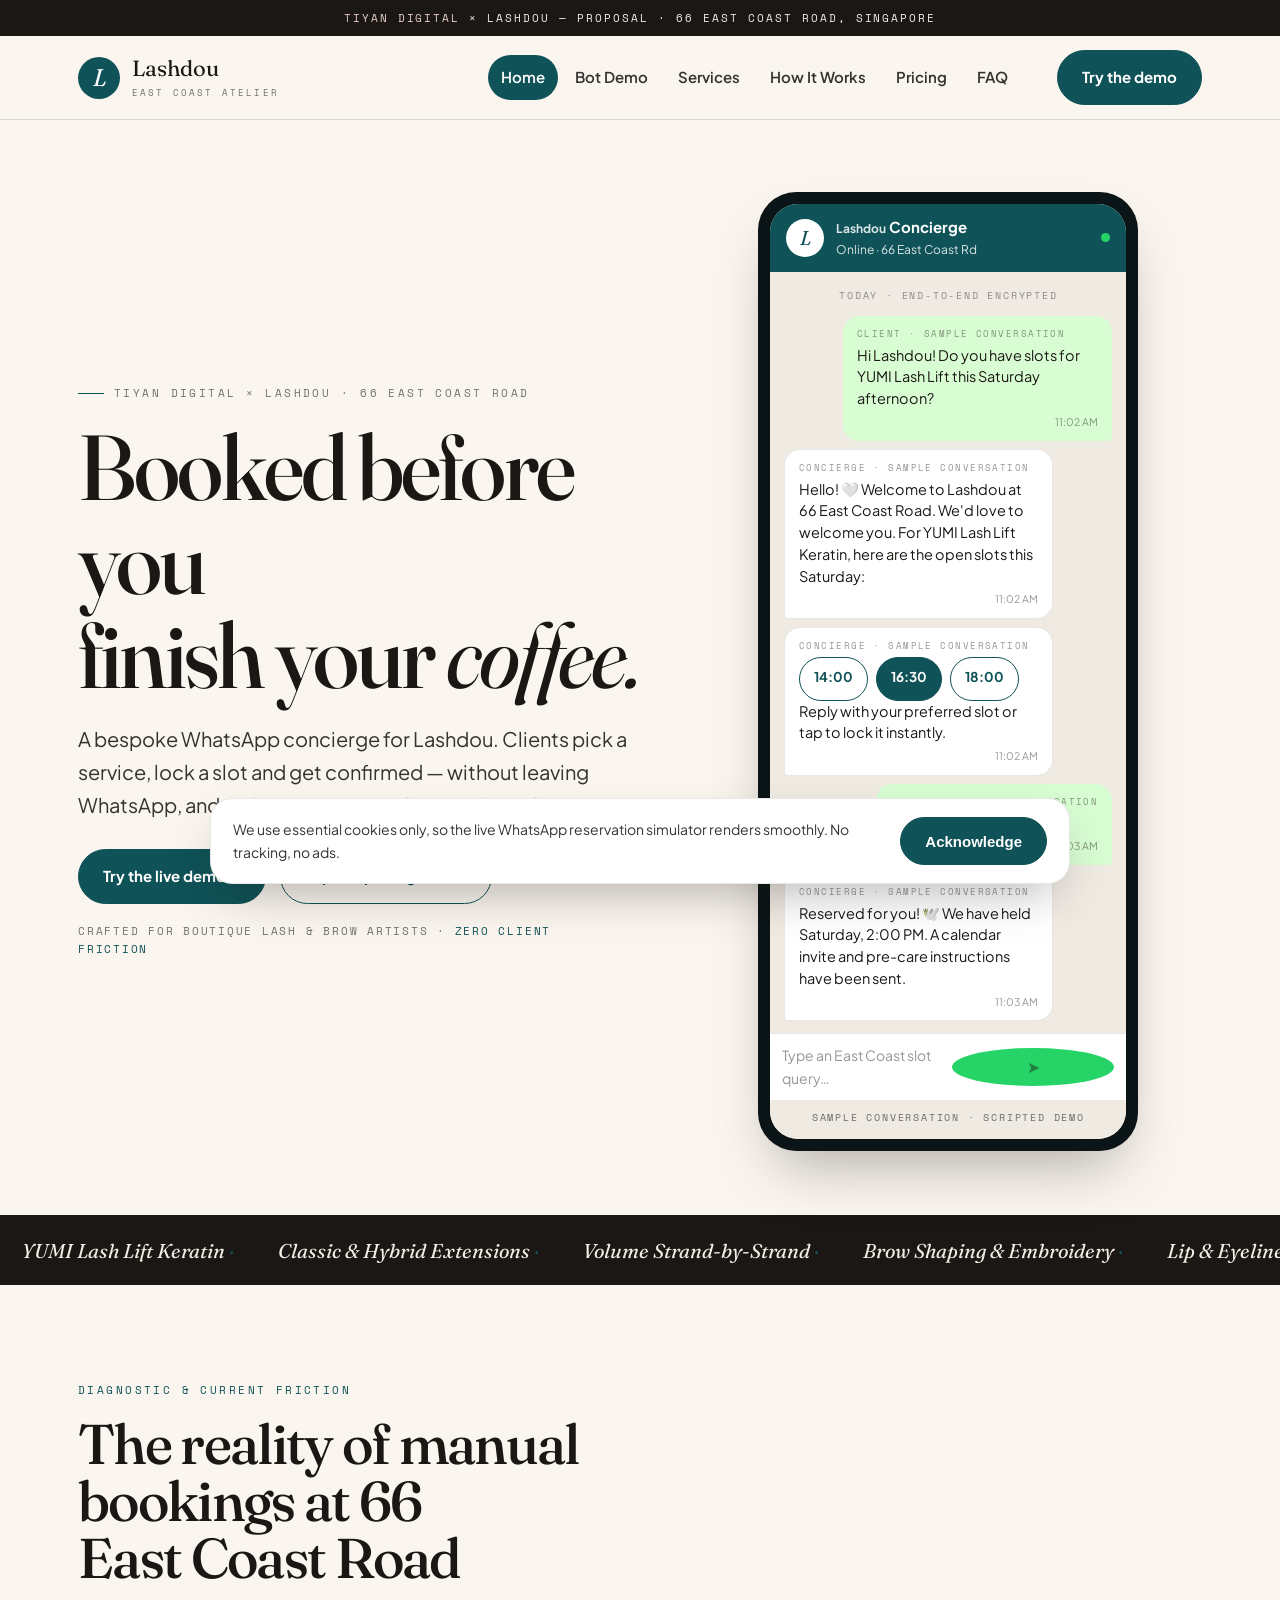
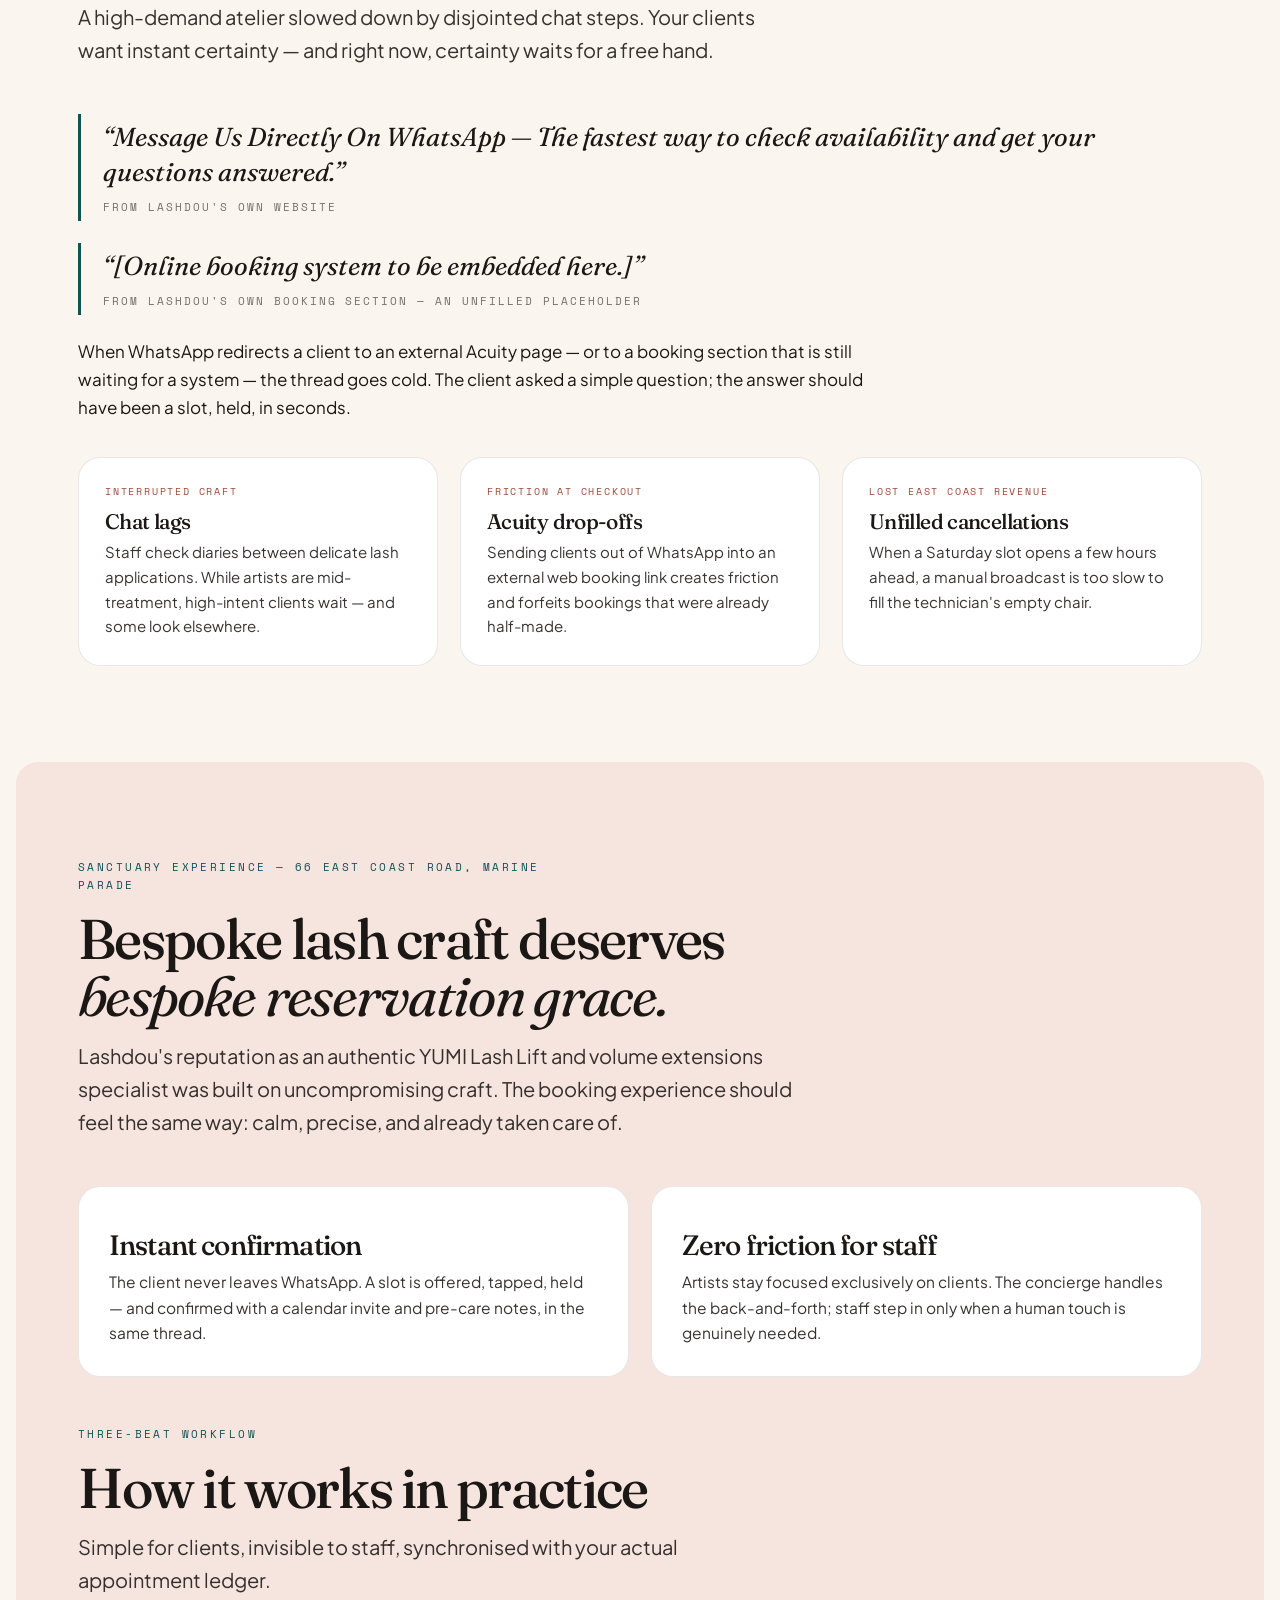
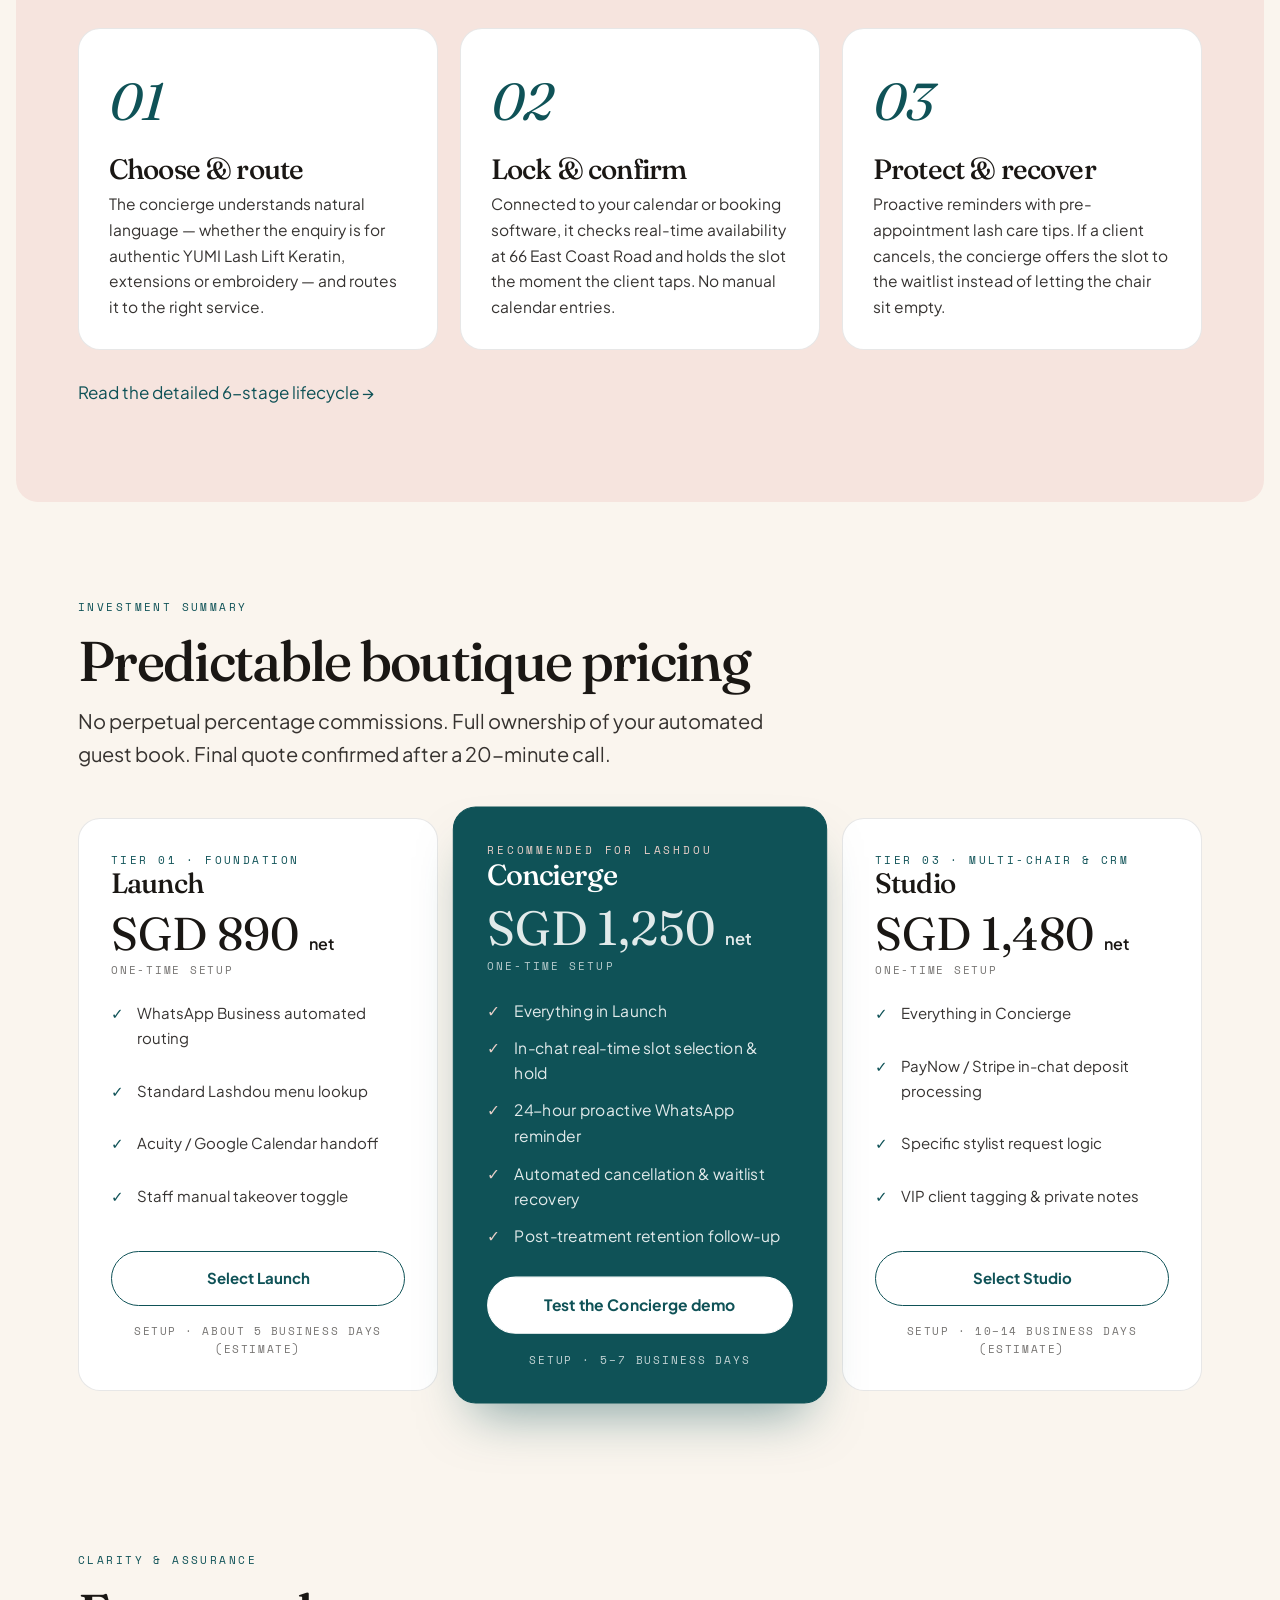
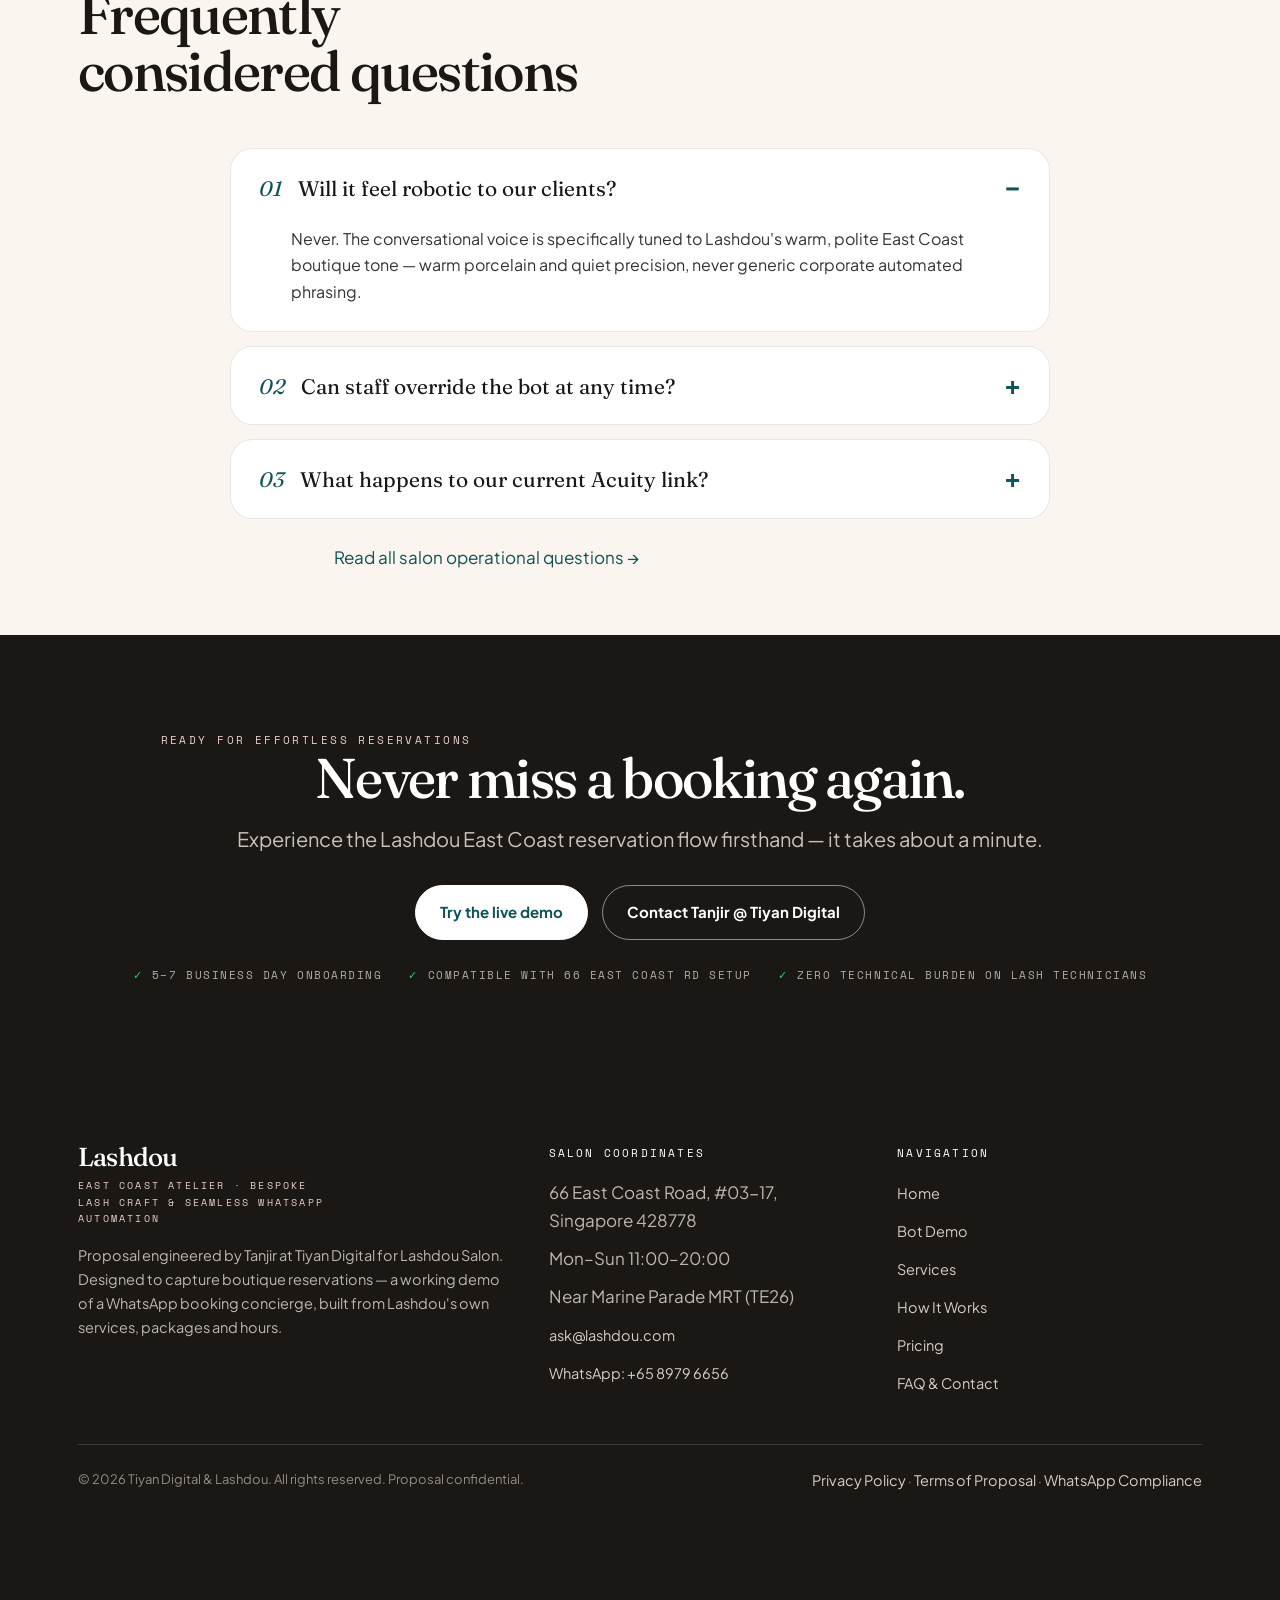
<file: index.html>
<!DOCTYPE html>
<html lang="en-SG">
<head>
<meta charset="utf-8">
<meta name="viewport" content="width=device-width, initial-scale=1">
<title>Lashdou — WhatsApp Booking Concierge | Tiyan Digital</title>
<meta name="description" content="A bespoke WhatsApp booking concierge for Lashdou, 66 East Coast Road, Singapore. Clients pick a service, lock a slot and get confirmed — without leaving WhatsApp.">
<meta property="og:title" content="Lashdou — WhatsApp Booking Concierge">
<meta property="og:description" content="Booked before you finish your coffee. A WhatsApp concierge made for Lashdou, 66 East Coast Road.">
<meta property="og:type" content="website">
<link rel="preconnect" href="https://fonts.googleapis.com">
<link rel="preconnect" href="https://fonts.gstatic.com" crossorigin>
<link href="https://fonts.googleapis.com/css2?family=Fraunces:ital,opsz,wght@0,9..144,400;0,9..144,500;1,9..144,400;1,9..144,500&family=Plus+Jakarta+Sans:wght@400;600;700&family=Space+Mono:wght@400&display=swap" rel="stylesheet">
<link rel="stylesheet" href="styles.css">
<link rel="icon" href="data:image/svg+xml,<svg xmlns='http://www.w3.org/2000/svg' viewBox='0 0 100 100'><circle cx='50' cy='50' r='48' fill='%230F5257'/><text x='50' y='68' font-size='58' text-anchor='middle' fill='white' font-family='Georgia' font-style='italic'>L</text></svg>">
</head>
<body>
<a class="skip-link" href="#main">Skip to content</a>
<div class="topbar"><b>Tiyan Digital</b> × <span data-biz>Lashdou</span> — Proposal · 66 East Coast Road, Singapore</div>
<header class="site">
  <div class="nav">
    <a class="brand" href="index.html"><span class="mark">L</span><span><span class="name" data-biz>Lashdou</span><span class="sub">East Coast Atelier</span></span></a>
    <button class="menu-toggle" type="button" aria-expanded="false" aria-controls="main-nav">MENU</button>
    <nav class="main" id="main-nav" aria-label="Main">
      <a href="index.html" aria-current="page">Home</a>
      <a href="bot-demo.html">Bot Demo</a>
      <a href="servicios.html">Services</a>
      <a href="como-funciona.html">How It Works</a>
      <a href="precios.html">Pricing</a>
      <a href="faq.html">FAQ</a>
    </nav>
    <a class="btn nav-cta" href="bot-demo.html">Try the demo</a>
  </div>
</header>

<main id="main">
  <!-- HERO -->
  <section class="hero">
    <div class="wrap hero-grid">
      <div>
        <p class="eyebrow reveal">Tiyan Digital × <span data-biz>Lashdou</span> · 66 East Coast Road</p>
        <h1 class="reveal" style="--d:.12s">Booked before you<br>finish your <em>coffee.</em></h1>
        <p class="lede reveal" style="--d:.24s">A bespoke WhatsApp concierge for <span data-biz>Lashdou</span>. Clients pick a service, lock a slot and get confirmed — without leaving WhatsApp, and without your artists leaving their chairs.</p>
        <div class="hero-ctas reveal" style="--d:.36s">
          <a class="btn" href="bot-demo.html">Try the live demo →</a>
          <a class="btn ghost" href="precios.html">Explore pricing &amp; tiers</a>
        </div>
        <p class="hero-note reveal" style="--d:.48s">Crafted for boutique lash &amp; brow artists · <b>Zero client friction</b></p>
      </div>
      <div class="reveal" style="--d:.3s">
        <div class="phone" role="img" aria-label="Sample WhatsApp conversation showing a client booking a YUMI Lash Lift at Lashdou">
          <div class="phone-inner">
            <div class="phone-head">
              <span class="avatar">L</span>
              <span class="who"><b><span data-biz>Lashdou</span> Concierge</b><span>Online · 66 East Coast Rd</span></span>
              <span class="dot" aria-hidden="true"></span>
            </div>
            <div class="chat" data-hero-chat>
              <div class="chat-date">Today · End-to-end encrypted</div>
              <div class="bubble client"><span class="tag">Client · Sample conversation</span>Hi <span data-biz>Lashdou</span>! Do you have slots for YUMI Lash Lift this Saturday afternoon?<span class="time">11:02 AM</span></div>
              <div class="bubble bot"><span class="tag">Concierge · Sample conversation</span>Hello! 🤍 Welcome to <span data-biz>Lashdou</span> at 66 East Coast Road. We'd love to welcome you. For YUMI Lash Lift Keratin, here are the open slots this Saturday:<span class="time">11:02 AM</span></div>
              <div class="bubble bot"><span class="tag">Concierge · Sample conversation</span><span class="slot-row"><span class="slot-btn" aria-pressed="false">14:00</span><span class="slot-btn" aria-pressed="true">16:30</span><span class="slot-btn" aria-pressed="false">18:00</span></span>Reply with your preferred slot or tap to lock it instantly.<span class="time">11:02 AM</span></div>
              <div class="bubble client"><span class="tag">Client · Sample conversation</span>Let's do 14:00, please!<span class="time">11:03 AM</span></div>
              <div class="bubble bot"><span class="tag">Concierge · Sample conversation</span>Reserved for you! 🕊️ We have held Saturday, 2:00 PM. A calendar invite and pre-care instructions have been sent.<span class="time">11:03 AM</span></div>
            </div>
            <div class="chat-input"><span>Type an East Coast slot query…</span><span class="send" aria-hidden="true">➤</span></div>
            <span class="sample-tag">Sample conversation · Scripted demo</span>
          </div>
        </div>
      </div>
    </div>
  </section>

  <!-- MARQUEE -->
  <div class="marquee" aria-hidden="true">
    <div class="marquee-track">
      <span>YUMI Lash Lift Keratin <i>·</i></span><span>Classic &amp; Hybrid Extensions <i>·</i></span><span>Volume Strand-by-Strand <i>·</i></span><span>Brow Shaping &amp; Embroidery <i>·</i></span><span>Lip &amp; Eyeliner Embroidery <i>·</i></span><span>IPL Hair Removal <i>·</i></span><span>Authentic YUMI Products <i>·</i></span><span>Marine Parade MRT (TE26) <i>·</i></span>
      <span>YUMI Lash Lift Keratin <i>·</i></span><span>Classic &amp; Hybrid Extensions <i>·</i></span><span>Volume Strand-by-Strand <i>·</i></span><span>Brow Shaping &amp; Embroidery <i>·</i></span><span>Lip &amp; Eyeliner Embroidery <i>·</i></span><span>IPL Hair Removal <i>·</i></span><span>Authentic YUMI Products <i>·</i></span><span>Marine Parade MRT (TE26) <i>·</i></span>
    </div>
  </div>

  <!-- PAIN -->
  <section>
    <div class="wrap">
      <div class="section-head">
        <p class="kicker">Diagnostic &amp; current friction</p>
        <h2>The reality of manual bookings at 66 East Coast Road</h2>
        <p class="lede">A high-demand atelier slowed down by disjointed chat steps. Your clients want instant certainty — and right now, certainty waits for a free hand.</p>
      </div>
      <blockquote class="quote">“Message Us Directly On WhatsApp — The fastest way to check availability and get your questions answered.”
        <cite>From <span data-biz>Lashdou</span>'s own website</cite>
      </blockquote>
      <blockquote class="quote">“[Online booking system to be embedded here.]”
        <cite>From <span data-biz>Lashdou</span>'s own booking section — an unfilled placeholder</cite>
      </blockquote>
      <p>When WhatsApp redirects a client to an external Acuity page — or to a booking section that is still waiting for a system — the thread goes cold. The client asked a simple question; the answer should have been a slot, held, in seconds.</p>
      <div class="pain-list">
        <div class="pain-card"><span class="flag">Interrupted craft</span><h3>Chat lags</h3><p>Staff check diaries between delicate lash applications. While artists are mid-treatment, high-intent clients wait — and some look elsewhere.</p></div>
        <div class="pain-card"><span class="flag">Friction at checkout</span><h3>Acuity drop-offs</h3><p>Sending clients out of WhatsApp into an external web booking link creates friction and forfeits bookings that were already half-made.</p></div>
        <div class="pain-card"><span class="flag">Lost East Coast revenue</span><h3>Unfilled cancellations</h3><p>When a Saturday slot opens a few hours ahead, a manual broadcast is too slow to fill the technician's empty chair.</p></div>
      </div>
    </div>
  </section>

  <!-- SANCTUARY / 3-BEAT -->
  <section class="blush-band" style="margin:0 16px;border-radius:22px">
    <div class="wrap">
      <div class="section-head">
        <p class="kicker">Sanctuary experience — 66 East Coast Road, Marine Parade</p>
        <h2>Bespoke lash craft deserves <em>bespoke reservation grace.</em></h2>
        <p class="lede"><span data-biz>Lashdou</span>'s reputation as an authentic YUMI Lash Lift and volume extensions specialist was built on uncompromising craft. The booking experience should feel the same way: calm, precise, and already taken care of.</p>
      </div>
      <div class="grid-2">
        <div class="card"><h3>Instant confirmation</h3><p>The client never leaves WhatsApp. A slot is offered, tapped, held — and confirmed with a calendar invite and pre-care notes, in the same thread.</p></div>
        <div class="card"><h3>Zero friction for staff</h3><p>Artists stay focused exclusively on clients. The concierge handles the back-and-forth; staff step in only when a human touch is genuinely needed.</p></div>
      </div>
      <div style="height:48px"></div>
      <div class="section-head" style="margin-bottom:32px">
        <p class="kicker">Three-beat workflow</p>
        <h2>How it works in practice</h2>
        <p class="lede">Simple for clients, invisible to staff, synchronised with your actual appointment ledger.</p>
      </div>
      <div class="beats">
        <div class="beat"><span class="step">01</span><h3>Choose &amp; route</h3><p>The concierge understands natural language — whether the enquiry is for authentic YUMI Lash Lift Keratin, extensions or embroidery — and routes it to the right service.</p></div>
        <div class="beat"><span class="step">02</span><h3>Lock &amp; confirm</h3><p>Connected to your calendar or booking software, it checks real-time availability at 66 East Coast Road and holds the slot the moment the client taps. No manual calendar entries.</p></div>
        <div class="beat"><span class="step">03</span><h3>Protect &amp; recover</h3><p>Proactive reminders with pre-appointment lash care tips. If a client cancels, the concierge offers the slot to the waitlist instead of letting the chair sit empty.</p></div>
      </div>
      <p style="margin-top:28px"><a href="como-funciona.html">Read the detailed 6-stage lifecycle →</a></p>
    </div>
  </section>

  <!-- PRICING SNAPSHOT -->
  <section>
    <div class="wrap">
      <div class="section-head">
        <p class="kicker">Investment summary</p>
        <h2>Predictable boutique pricing</h2>
        <p class="lede">No perpetual percentage commissions. Full ownership of your automated guest book. Final quote confirmed after a 20-minute call.</p>
      </div>
      <div class="tiers">
        <div class="tier">
          <p class="kicker">Tier 01 · Foundation</p>
          <h3>Launch</h3>
          <p class="price">SGD 890 <small>net</small></p>
          <p class="per">One-time setup</p>
          <ul>
            <li>WhatsApp Business automated routing</li>
            <li>Standard <span data-biz>Lashdou</span> menu lookup</li>
            <li>Acuity / Google Calendar handoff</li>
            <li>Staff manual takeover toggle</li>
          </ul>
          <a class="btn ghost" href="precios.html">Select Launch</a>
          <p class="timeline">Setup · about 5 business days (estimate)</p>
        </div>
        <div class="tier featured">
          <p class="kicker">Recommended for <span data-biz>Lashdou</span></p>
          <h3>Concierge</h3>
          <p class="price">SGD 1,250 <small>net</small></p>
          <p class="per">One-time setup</p>
          <ul>
            <li>Everything in Launch</li>
            <li>In-chat real-time slot selection &amp; hold</li>
            <li>24-hour proactive WhatsApp reminder</li>
            <li>Automated cancellation &amp; waitlist recovery</li>
            <li>Post-treatment retention follow-up</li>
          </ul>
          <a class="btn light" href="bot-demo.html">Test the Concierge demo</a>
          <p class="timeline">Setup · 5–7 business days</p>
        </div>
        <div class="tier">
          <p class="kicker">Tier 03 · Multi-chair &amp; CRM</p>
          <h3>Studio</h3>
          <p class="price">SGD 1,480 <small>net</small></p>
          <p class="per">One-time setup</p>
          <ul>
            <li>Everything in Concierge</li>
            <li>PayNow / Stripe in-chat deposit processing</li>
            <li>Specific stylist request logic</li>
            <li>VIP client tagging &amp; private notes</li>
          </ul>
          <a class="btn ghost" href="precios.html">Select Studio</a>
          <p class="timeline">Setup · 10–14 business days (estimate)</p>
        </div>
      </div>
    </div>
  </section>

  <!-- FAQ TEASER -->
  <section class="tight">
    <div class="wrap">
      <div class="section-head">
        <p class="kicker">Clarity &amp; assurance</p>
        <h2>Frequently considered questions</h2>
      </div>
      <div class="faq-list">
        <details class="faq-item" open>
          <summary><span class="qnum">01</span>Will it feel robotic to our clients?</summary>
          <div class="answer"><p>Never. The conversational voice is specifically tuned to <span data-biz>Lashdou</span>'s warm, polite East Coast boutique tone — warm porcelain and quiet precision, never generic corporate automated phrasing.</p></div>
        </details>
        <details class="faq-item">
          <summary><span class="qnum">02</span>Can staff override the bot at any time?</summary>
          <div class="answer"><p>Yes, at any second. If a technician or receptionist types in WhatsApp, the bot pauses automatically and hands the conversation over — the client never notices a seam.</p></div>
        </details>
        <details class="faq-item">
          <summary><span class="qnum">03</span>What happens to our current Acuity link?</summary>
          <div class="answer"><p>We sync directly via API. Any slot booked on WhatsApp updates your existing Acuity or Google Calendar — and whether the Acuity link stays or goes is your choice.</p></div>
        </details>
      </div>
      <p style="margin-top:24px;text-align:center"><a href="faq.html">Read all salon operational questions →</a></p>
    </div>
  </section>

  <!-- CLOSING -->
  <section class="closing">
    <div class="wrap">
      <p class="kicker" style="color:var(--blush)">Ready for effortless reservations</p>
      <h2>Never miss a booking again.</h2>
      <p class="lede">Experience the <span data-biz>Lashdou</span> East Coast reservation flow firsthand — it takes about a minute.</p>
      <div class="hero-ctas" style="justify-content:center">
        <a class="btn light" href="bot-demo.html">Try the live demo</a>
        <a class="btn ghost" style="color:#fff;border-color:rgba(255,255,255,.5)" href="faq.html">Contact Tanjir @ Tiyan Digital</a>
      </div>
      <div class="checklist"><span>5–7 business day onboarding</span><span>Compatible with 66 East Coast Rd setup</span><span>Zero technical burden on lash technicians</span></div>
    </div>
  </section>
</main>

<footer class="site">
  <div class="wrap">
    <div class="foot-grid">
      <div>
        <h3><span data-biz>Lashdou</span></h3>
        <p class="tagline">East Coast Atelier · Bespoke Lash Craft &amp; Seamless WhatsApp Automation</p>
        <p>Proposal engineered by Tanjir at Tiyan Digital for <span data-biz>Lashdou</span> Salon. Designed to capture boutique reservations — a working demo of a WhatsApp booking concierge, built from <span data-biz>Lashdou</span>'s own services, packages and hours.</p>
      </div>
      <div>
        <p class="fh">Salon coordinates</p>
        <ul>
          <li>66 East Coast Road, #03-17,<br>Singapore 428778</li>
          <li>Mon–Sun 11:00–20:00</li>
          <li>Near Marine Parade MRT (TE26)</li>
          <li><a href="mailto:ask@lashdou.com">ask@lashdou.com</a></li>
          <li><a href="https://wa.me/6589796656">WhatsApp: +65 8979 6656</a></li>
        </ul>
      </div>
      <div>
        <p class="fh">Navigation</p>
        <ul>
          <li><a href="index.html">Home</a></li>
          <li><a href="bot-demo.html">Bot Demo</a></li>
          <li><a href="servicios.html">Services</a></li>
          <li><a href="como-funciona.html">How It Works</a></li>
          <li><a href="precios.html">Pricing</a></li>
          <li><a href="faq.html">FAQ &amp; Contact</a></li>
        </ul>
      </div>
    </div>
    <div class="foot-base">
      <span>© 2026 Tiyan Digital &amp; <span data-biz>Lashdou</span>. All rights reserved. Proposal confidential.</span>
      <span><a href="privacy.html">Privacy Policy</a> · <a href="terms.html">Terms of Proposal</a> · <a href="privacy.html#whatsapp">WhatsApp Compliance</a></span>
    </div>
  </div>
</footer>

<nav class="tabbar" aria-label="Mobile">
  <a href="index.html" aria-current="page">Overview</a>
  <a href="bot-demo.html">Concierge</a>
  <a href="servicios.html">Treatments</a>
  <a href="faq.html">Location</a>
</nav>

<div class="cookie" role="region" aria-label="Cookie notice">
  <p>We use essential cookies only, so the live WhatsApp reservation simulator renders smoothly. No tracking, no ads.</p>
  <button class="btn" type="button">Acknowledge</button>
</div>

<script src="script.js"></script>
</body>
</html>
</file>
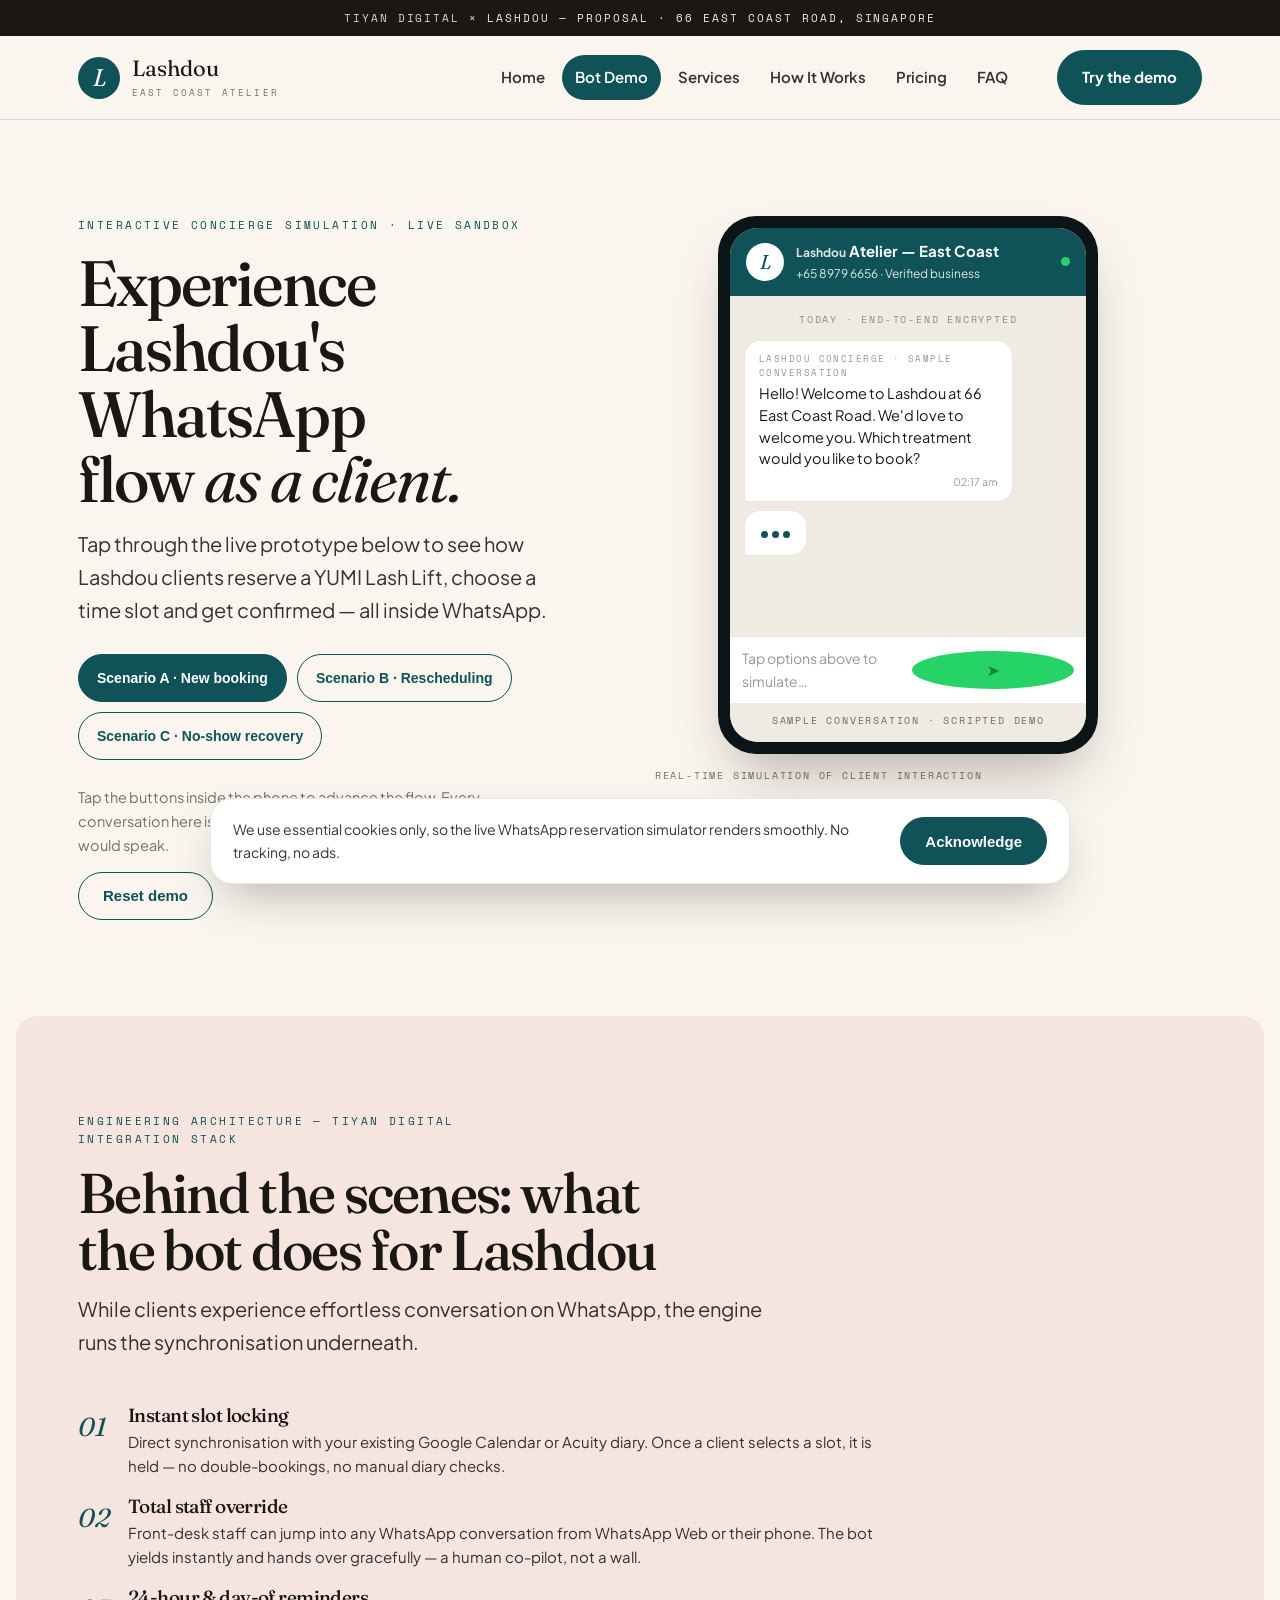
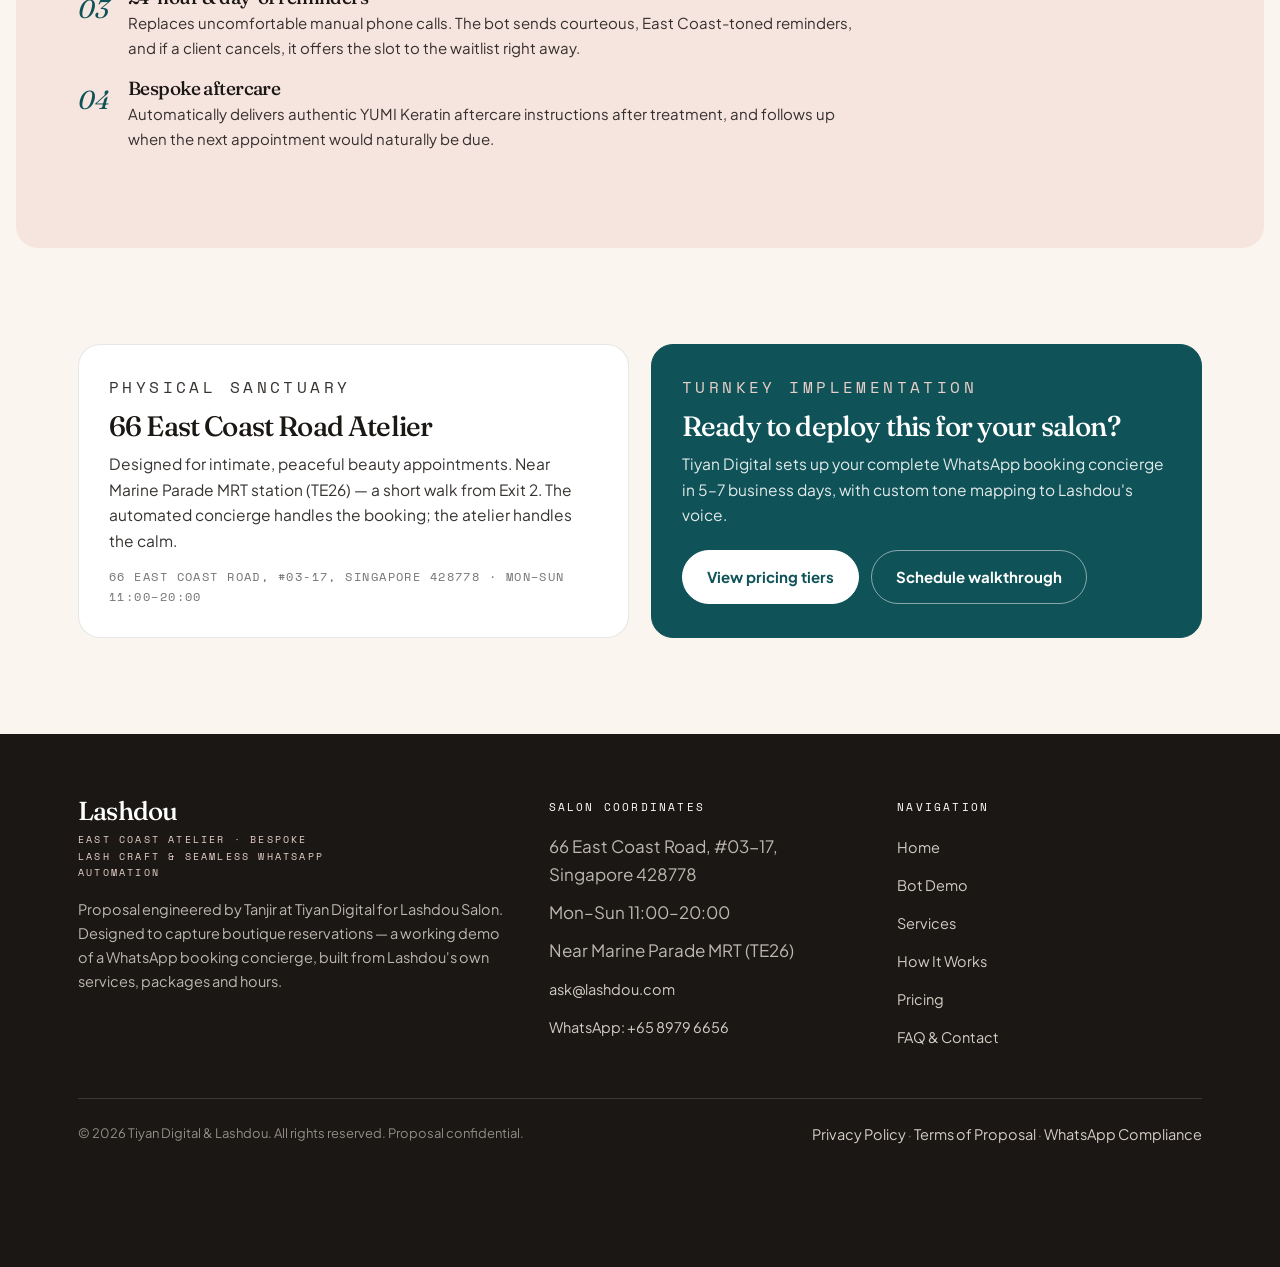
<file: bot-demo.html>
<!DOCTYPE html>
<html lang="en-SG">
<head>
<meta charset="utf-8">
<meta name="viewport" content="width=device-width, initial-scale=1">
<title>Bot Demo — Lashdou WhatsApp Concierge | Tiyan Digital</title>
<meta name="description" content="Try Lashdou's WhatsApp booking flow as a client: pick a service, tap a slot, get confirmed. Three sample scenarios — new booking, rescheduling, no-show recovery.">
<meta property="og:title" content="Lashdou WhatsApp Concierge — Live Demo">
<meta property="og:description" content="Click through the booking flow Lashdou's clients would use on WhatsApp.">
<link rel="preconnect" href="https://fonts.googleapis.com">
<link rel="preconnect" href="https://fonts.gstatic.com" crossorigin>
<link href="https://fonts.googleapis.com/css2?family=Fraunces:ital,opsz,wght@0,9..144,400;0,9..144,500;1,9..144,400;1,9..144,500&family=Plus+Jakarta+Sans:wght@400;600;700&family=Space+Mono:wght@400&display=swap" rel="stylesheet">
<link rel="stylesheet" href="styles.css">
<link rel="icon" href="data:image/svg+xml,<svg xmlns='http://www.w3.org/2000/svg' viewBox='0 0 100 100'><circle cx='50' cy='50' r='48' fill='%230F5257'/><text x='50' y='68' font-size='58' text-anchor='middle' fill='white' font-family='Georgia' font-style='italic'>L</text></svg>">
</head>
<body>
<a class="skip-link" href="#main">Skip to content</a>
<div class="topbar"><b>Tiyan Digital</b> × <span data-biz>Lashdou</span> — Proposal · 66 East Coast Road, Singapore</div>
<header class="site">
  <div class="nav">
    <a class="brand" href="index.html"><span class="mark">L</span><span><span class="name" data-biz>Lashdou</span><span class="sub">East Coast Atelier</span></span></a>
    <button class="menu-toggle" type="button" aria-expanded="false" aria-controls="main-nav">MENU</button>
    <nav class="main" id="main-nav" aria-label="Main">
      <a href="index.html">Home</a>
      <a href="bot-demo.html" aria-current="page">Bot Demo</a>
      <a href="servicios.html">Services</a>
      <a href="como-funciona.html">How It Works</a>
      <a href="precios.html">Pricing</a>
      <a href="faq.html">FAQ</a>
    </nav>
    <a class="btn nav-cta" href="bot-demo.html">Try the demo</a>
  </div>
</header>

<main id="main">
  <section>
    <div class="wrap">
      <div class="demo-layout">
        <div class="demo-copy">
          <p class="kicker">Interactive concierge simulation · Live sandbox</p>
          <h1 style="margin:16px 0">Experience <span data-biz>Lashdou</span>'s WhatsApp flow <em>as a client.</em></h1>
          <p class="lede">Tap through the live prototype below to see how <span data-biz>Lashdou</span> clients reserve a YUMI Lash Lift, choose a time slot and get confirmed — all inside WhatsApp.</p>
          <div class="scenarios" role="group" aria-label="Choose a scenario" style="margin-top:28px">
            <button class="scenario-btn" type="button" data-scenario="A" aria-pressed="true">Scenario A · New booking</button>
            <button class="scenario-btn" type="button" data-scenario="B" aria-pressed="false">Scenario B · Rescheduling</button>
            <button class="scenario-btn" type="button" data-scenario="C" aria-pressed="false">Scenario C · No-show recovery</button>
          </div>
          <p style="font-size:14.5px;color:var(--ink-60)">Tap the buttons inside the phone to advance the flow. Every conversation here is scripted — a sample of how the real concierge would speak.</p>
          <p style="margin-top:14px"><button class="btn ghost" type="button" data-demo-reset>Reset demo</button></p>
        </div>
        <div>
          <div class="phone">
            <div class="phone-inner">
              <div class="phone-head">
                <span class="avatar">L</span>
                <span class="who"><b><span data-biz>Lashdou</span> Atelier — East Coast</b><span>+65 8979 6656 · Verified business</span></span>
                <span class="dot" aria-hidden="true"></span>
              </div>
              <div class="chat" data-demo-chat aria-live="polite"></div>
              <div class="chat-input"><span>Tap options above to simulate…</span><span class="send" aria-hidden="true">➤</span></div>
              <span class="sample-tag">Sample conversation · Scripted demo</span>
            </div>
          </div>
          <p style="text-align:center;font-family:var(--font-mono);font-size:10px;letter-spacing:.18em;text-transform:uppercase;color:var(--ink-60);margin-top:14px">Real-time simulation of client interaction</p>
        </div>
      </div>
    </div>
  </section>

  <!-- BEHIND THE SCENES -->
  <section class="blush-band" style="margin:0 16px;border-radius:22px">
    <div class="wrap">
      <div class="section-head">
        <p class="kicker">Engineering architecture — Tiyan Digital integration stack</p>
        <h2>Behind the scenes: what the bot does for <span data-biz>Lashdou</span></h2>
        <p class="lede">While clients experience effortless conversation on WhatsApp, the engine runs the synchronisation underneath.</p>
      </div>
      <div class="feature-list">
        <div class="f"><span class="n">01</span><div><h3>Instant slot locking</h3><p>Direct synchronisation with your existing Google Calendar or Acuity diary. Once a client selects a slot, it is held — no double-bookings, no manual diary checks.</p></div></div>
        <div class="f"><span class="n">02</span><div><h3>Total staff override</h3><p>Front-desk staff can jump into any WhatsApp conversation from WhatsApp Web or their phone. The bot yields instantly and hands over gracefully — a human co-pilot, not a wall.</p></div></div>
        <div class="f"><span class="n">03</span><div><h3>24-hour &amp; day-of reminders</h3><p>Replaces uncomfortable manual phone calls. The bot sends courteous, East Coast-toned reminders, and if a client cancels, it offers the slot to the waitlist right away.</p></div></div>
        <div class="f"><span class="n">04</span><div><h3>Bespoke aftercare</h3><p>Automatically delivers authentic YUMI Keratin aftercare instructions after treatment, and follows up when the next appointment would naturally be due.</p></div></div>
      </div>
    </div>
  </section>

  <!-- LOCATION -->
  <section>
    <div class="wrap">
      <div class="grid-2">
        <div class="card">
          <p class="kicker">Physical sanctuary</p>
          <h3 style="margin-top:12px">66 East Coast Road Atelier</h3>
          <p>Designed for intimate, peaceful beauty appointments. Near Marine Parade MRT station (TE26) — a short walk from Exit 2. The automated concierge handles the booking; the atelier handles the calm.</p>
          <p style="margin-top:14px;font-family:var(--font-mono);font-size:12px;letter-spacing:.12em;text-transform:uppercase;color:var(--ink-60)">66 East Coast Road, #03-17, Singapore 428778 · Mon–Sun 11:00–20:00</p>
        </div>
        <div class="card" style="background:var(--teal);color:#fff;border-color:var(--teal)">
          <p class="kicker" style="color:var(--blush)">Turnkey implementation</p>
          <h3 style="margin-top:12px;color:#fff">Ready to deploy this for your salon?</h3>
          <p style="color:rgba(255,255,255,.88)">Tiyan Digital sets up your complete WhatsApp booking concierge in 5–7 business days, with custom tone mapping to <span data-biz>Lashdou</span>'s voice.</p>
          <div style="display:flex;gap:12px;flex-wrap:wrap;margin-top:22px">
            <a class="btn light" href="precios.html">View pricing tiers</a>
            <a class="btn ghost" style="color:#fff;border-color:rgba(255,255,255,.5)" href="faq.html">Schedule walkthrough</a>
          </div>
        </div>
      </div>
    </div>
  </section>
</main>

<footer class="site">
  <div class="wrap">
    <div class="foot-grid">
      <div>
        <h3><span data-biz>Lashdou</span></h3>
        <p class="tagline">East Coast Atelier · Bespoke Lash Craft &amp; Seamless WhatsApp Automation</p>
        <p>Proposal engineered by Tanjir at Tiyan Digital for <span data-biz>Lashdou</span> Salon. Designed to capture boutique reservations — a working demo of a WhatsApp booking concierge, built from <span data-biz>Lashdou</span>'s own services, packages and hours.</p>
      </div>
      <div>
        <p class="fh">Salon coordinates</p>
        <ul>
          <li>66 East Coast Road, #03-17,<br>Singapore 428778</li>
          <li>Mon–Sun 11:00–20:00</li>
          <li>Near Marine Parade MRT (TE26)</li>
          <li><a href="mailto:ask@lashdou.com">ask@lashdou.com</a></li>
          <li><a href="https://wa.me/6589796656">WhatsApp: +65 8979 6656</a></li>
        </ul>
      </div>
      <div>
        <p class="fh">Navigation</p>
        <ul>
          <li><a href="index.html">Home</a></li>
          <li><a href="bot-demo.html">Bot Demo</a></li>
          <li><a href="servicios.html">Services</a></li>
          <li><a href="como-funciona.html">How It Works</a></li>
          <li><a href="precios.html">Pricing</a></li>
          <li><a href="faq.html">FAQ &amp; Contact</a></li>
        </ul>
      </div>
    </div>
    <div class="foot-base">
      <span>© 2026 Tiyan Digital &amp; <span data-biz>Lashdou</span>. All rights reserved. Proposal confidential.</span>
      <span><a href="privacy.html">Privacy Policy</a> · <a href="terms.html">Terms of Proposal</a> · <a href="privacy.html#whatsapp">WhatsApp Compliance</a></span>
    </div>
  </div>
</footer>

<nav class="tabbar" aria-label="Mobile">
  <a href="index.html">Overview</a>
  <a href="bot-demo.html" aria-current="page">Concierge</a>
  <a href="servicios.html">Treatments</a>
  <a href="faq.html">Location</a>
</nav>

<div class="cookie" role="region" aria-label="Cookie notice">
  <p>We use essential cookies only, so the live WhatsApp reservation simulator renders smoothly. No tracking, no ads.</p>
  <button class="btn" type="button">Acknowledge</button>
</div>

<script src="script.js"></script>
</body>
</html>
</file>
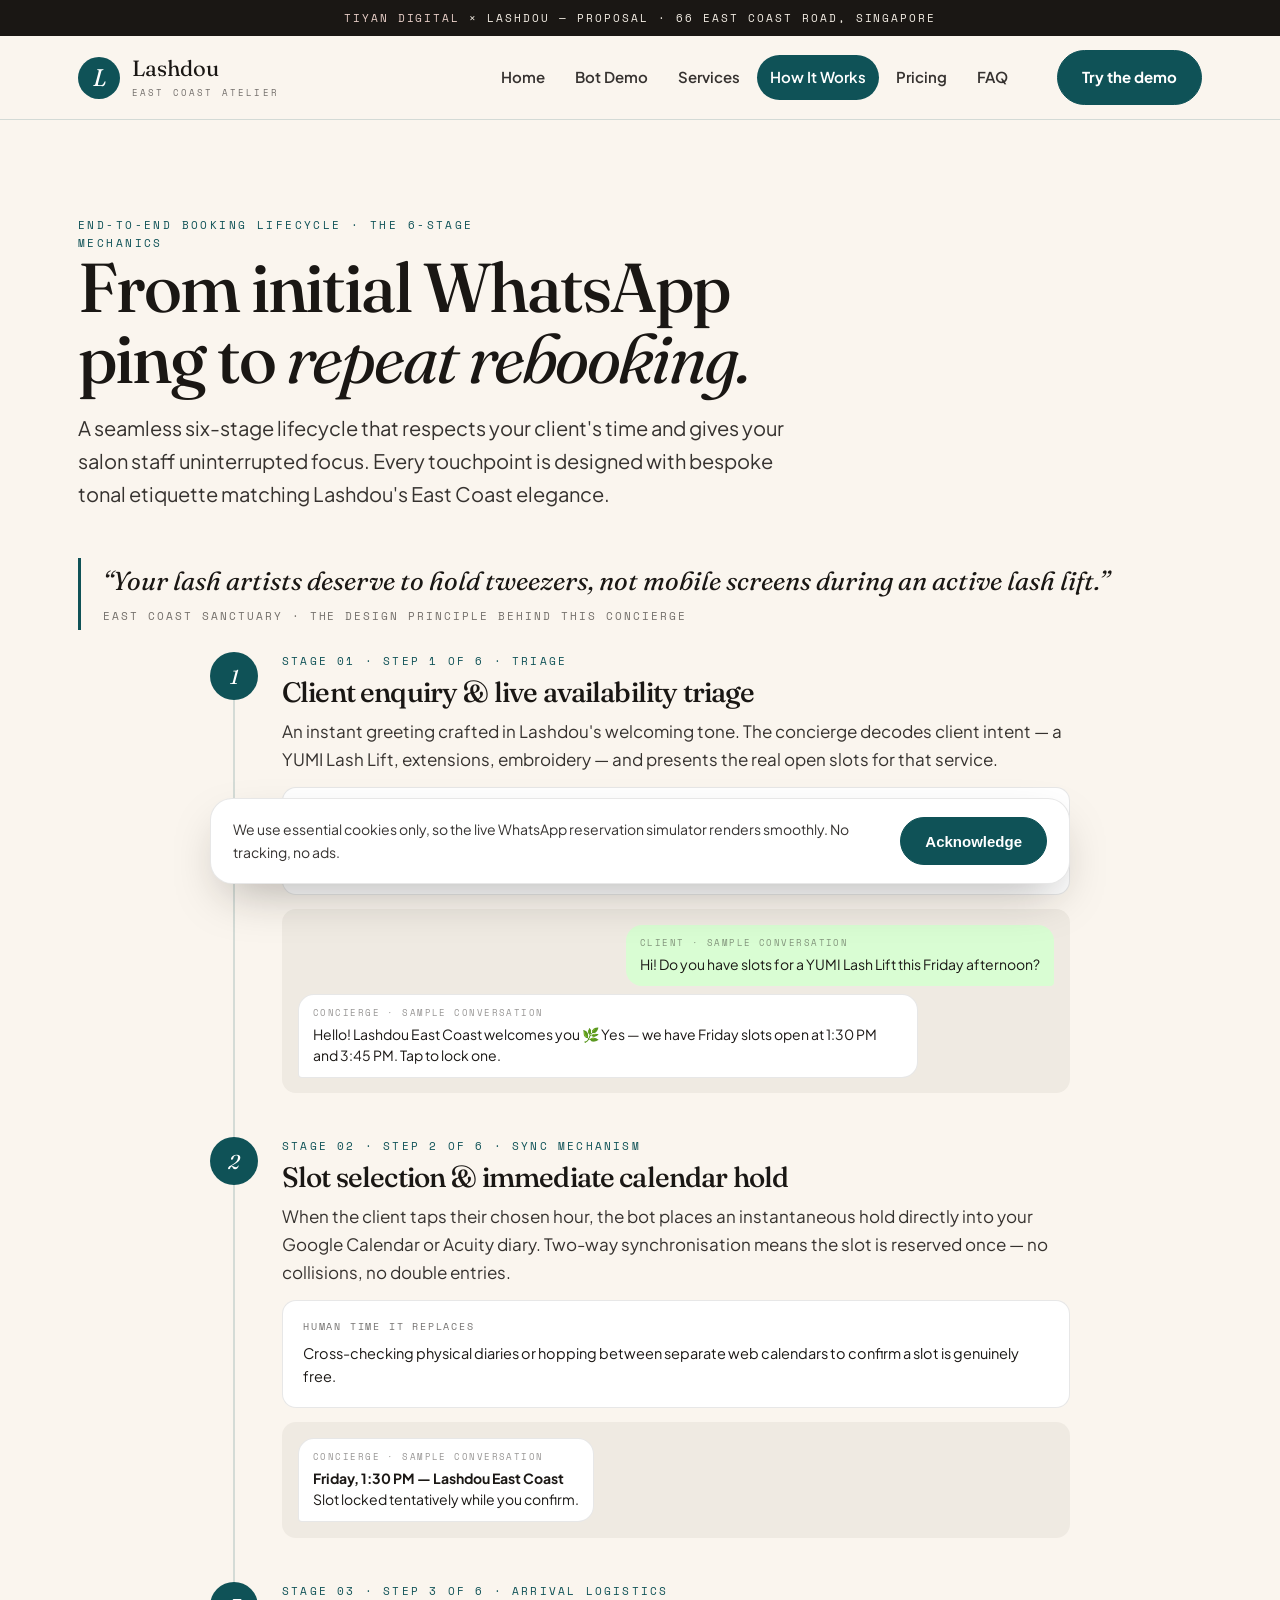
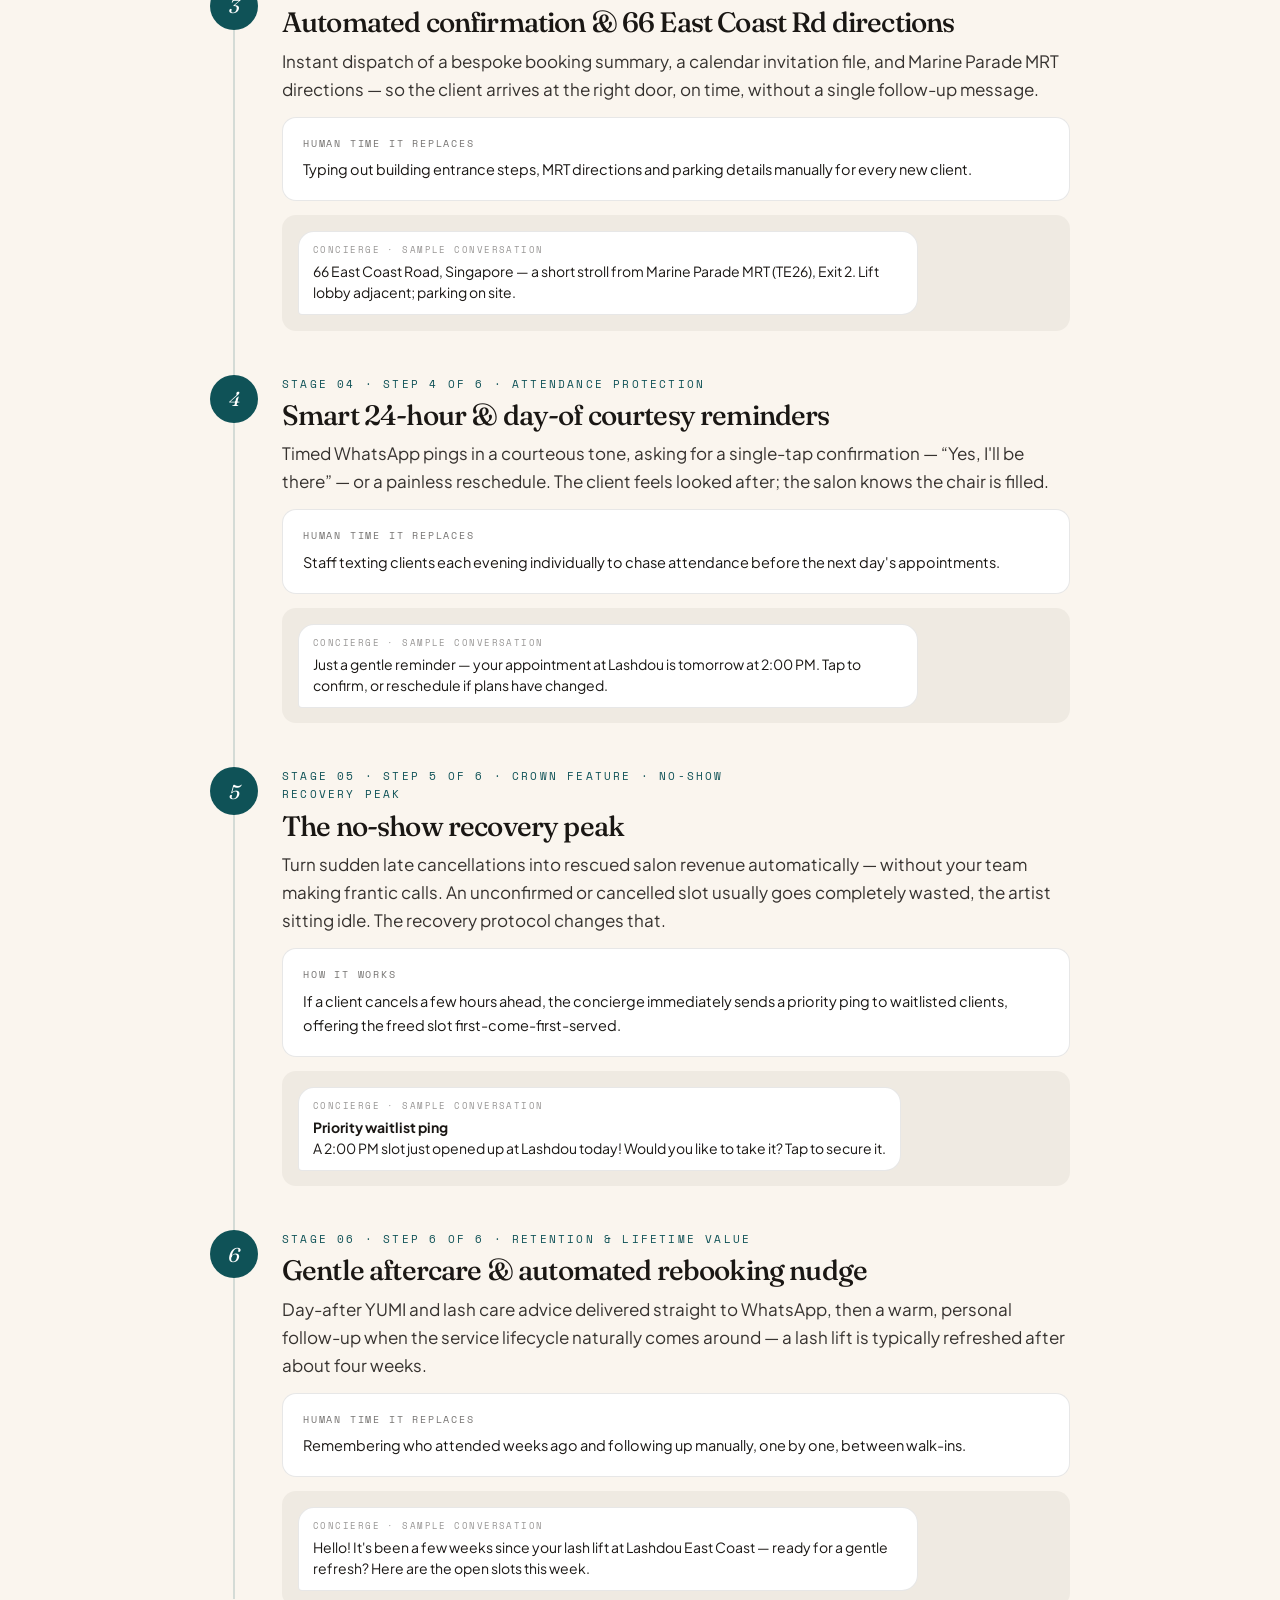
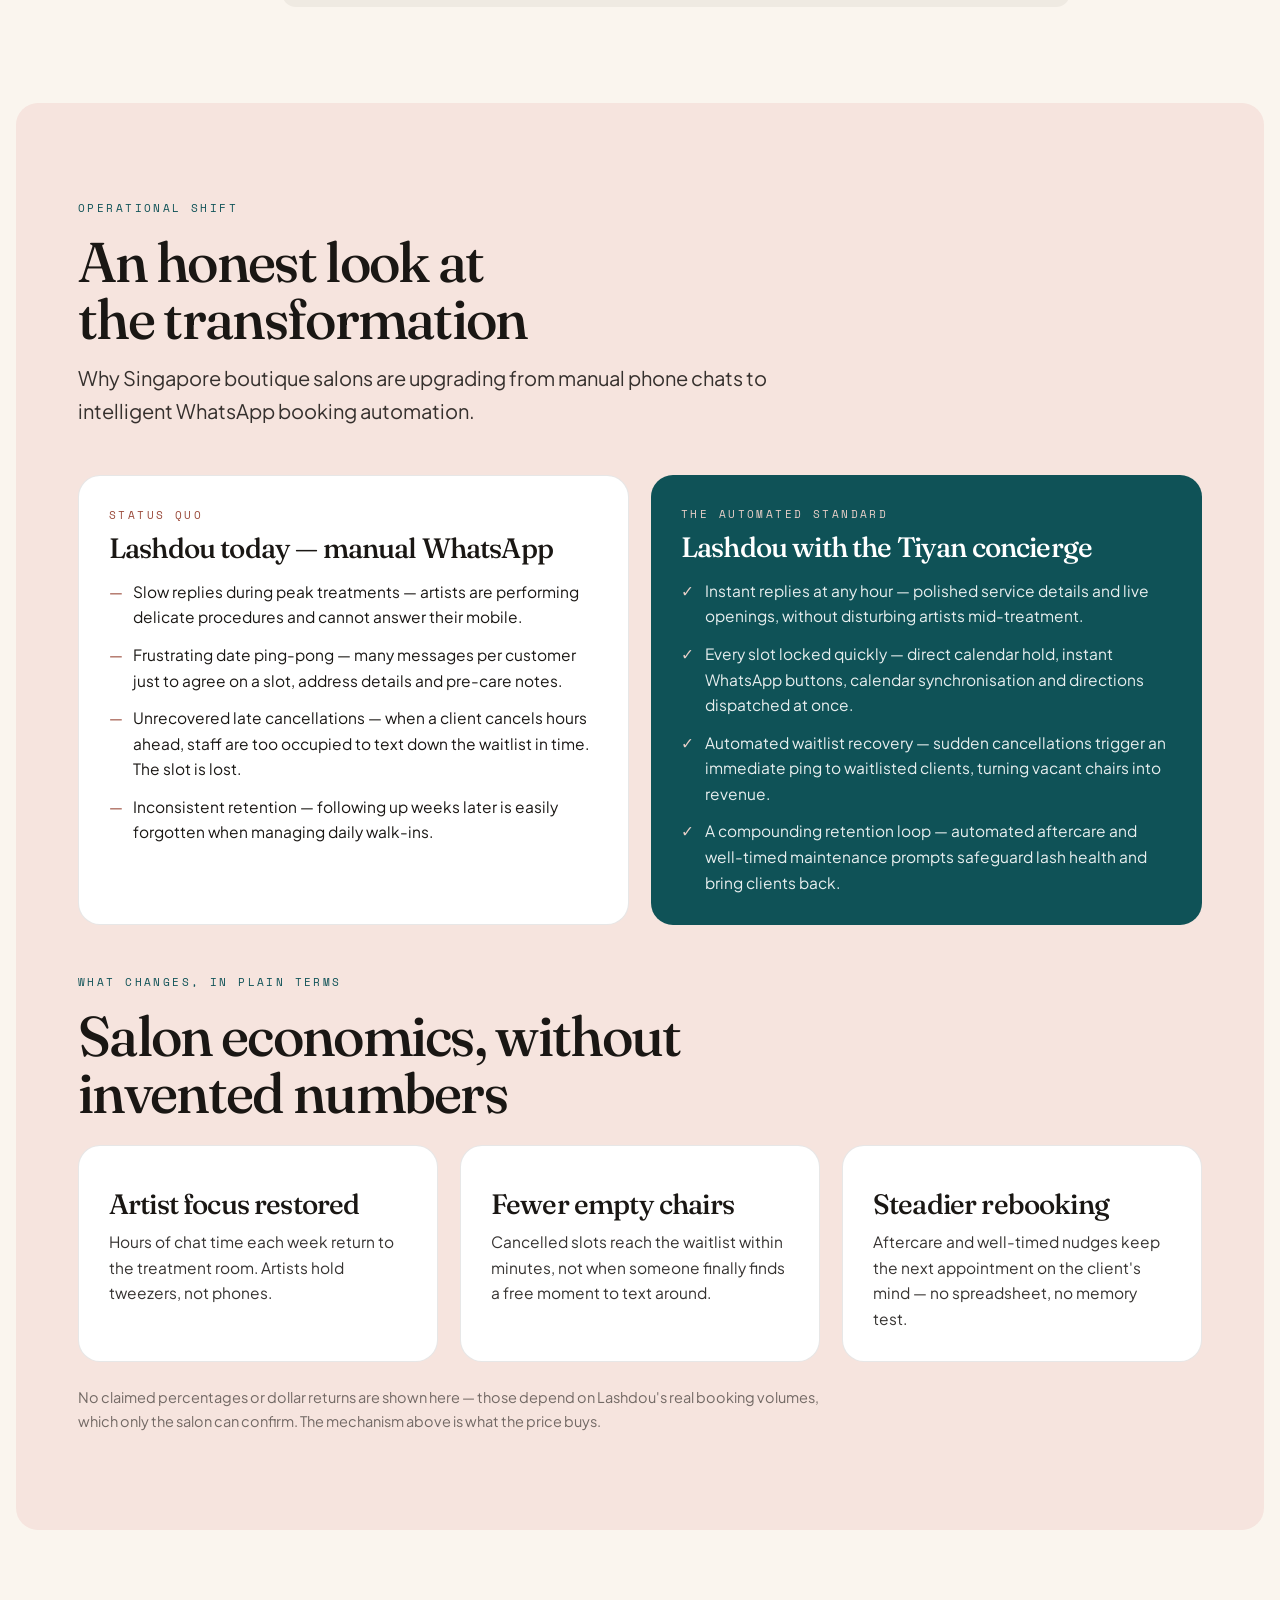
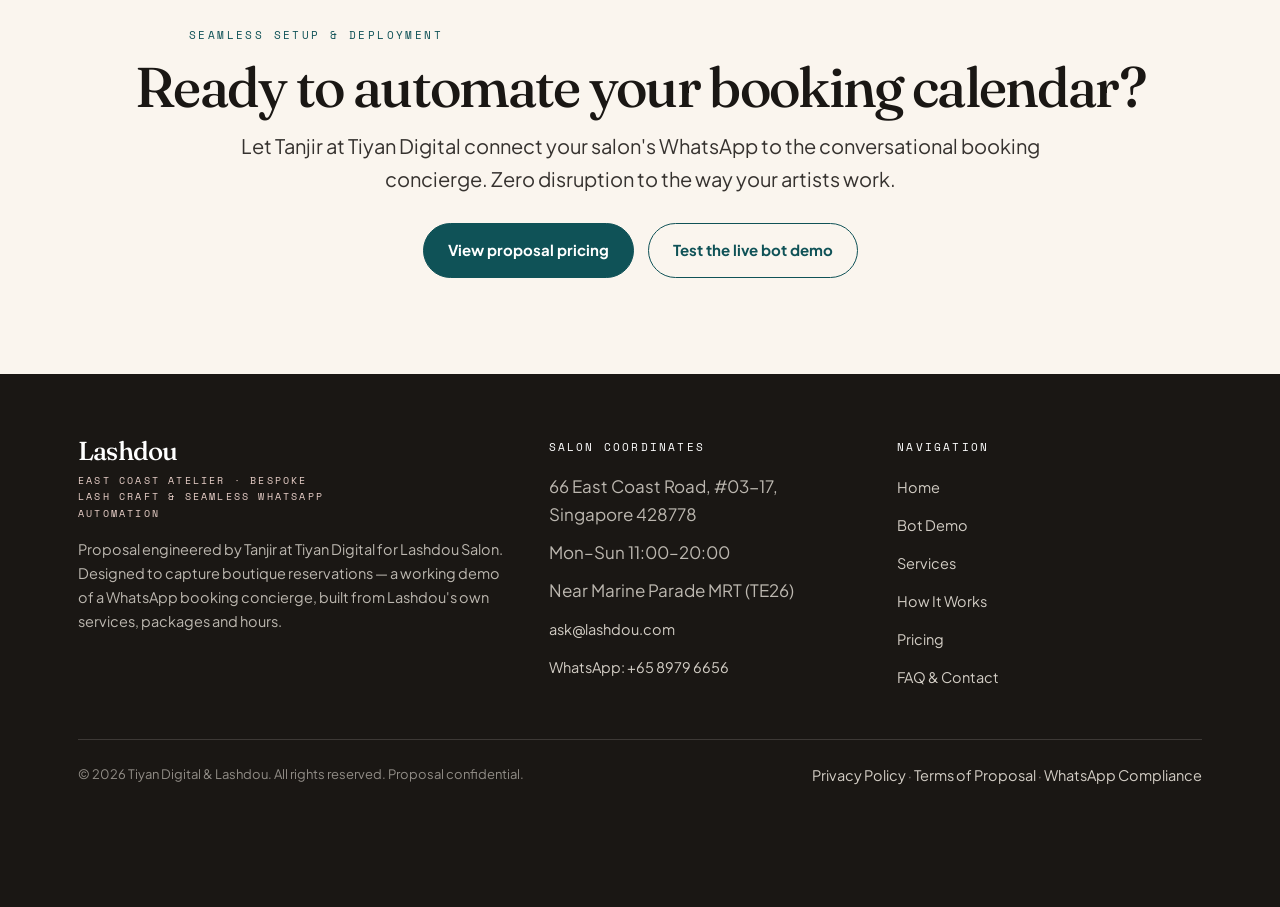
<file: como-funciona.html>
<!DOCTYPE html>
<html lang="en-SG">
<head>
<meta charset="utf-8">
<meta name="viewport" content="width=device-width, initial-scale=1">
<title>How It Works — Lashdou Booking Lifecycle | Tiyan Digital</title>
<meta name="description" content="The six-stage Lashdou booking lifecycle: enquiry, slot hold, confirmation, reminders, no-show recovery and rebooking — all inside WhatsApp.">
<link rel="preconnect" href="https://fonts.googleapis.com">
<link rel="preconnect" href="https://fonts.gstatic.com" crossorigin>
<link href="https://fonts.googleapis.com/css2?family=Fraunces:ital,opsz,wght@0,9..144,400;0,9..144,500;1,9..144,400;1,9..144,500&family=Plus+Jakarta+Sans:wght@400;600;700&family=Space+Mono:wght@400&display=swap" rel="stylesheet">
<link rel="stylesheet" href="styles.css">
<link rel="icon" href="data:image/svg+xml,<svg xmlns='http://www.w3.org/2000/svg' viewBox='0 0 100 100'><circle cx='50' cy='50' r='48' fill='%230F5257'/><text x='50' y='68' font-size='58' text-anchor='middle' fill='white' font-family='Georgia' font-style='italic'>L</text></svg>">
</head>
<body>
<a class="skip-link" href="#main">Skip to content</a>
<div class="topbar"><b>Tiyan Digital</b> × <span data-biz>Lashdou</span> — Proposal · 66 East Coast Road, Singapore</div>
<header class="site">
  <div class="nav">
    <a class="brand" href="index.html"><span class="mark">L</span><span><span class="name" data-biz>Lashdou</span><span class="sub">East Coast Atelier</span></span></a>
    <button class="menu-toggle" type="button" aria-expanded="false" aria-controls="main-nav">MENU</button>
    <nav class="main" id="main-nav" aria-label="Main">
      <a href="index.html">Home</a>
      <a href="bot-demo.html">Bot Demo</a>
      <a href="servicios.html">Services</a>
      <a href="como-funciona.html" aria-current="page">How It Works</a>
      <a href="precios.html">Pricing</a>
      <a href="faq.html">FAQ</a>
    </nav>
    <a class="btn nav-cta" href="bot-demo.html">Try the demo</a>
  </div>
</header>

<main id="main">
  <section>
    <div class="wrap">
      <div class="section-head">
        <p class="kicker">End-to-end booking lifecycle · The 6-stage mechanics</p>
        <h1 style="font-size:clamp(38px,5.4vw,72px)">From initial WhatsApp ping to <em>repeat rebooking.</em></h1>
        <p class="lede" style="margin-top:18px">A seamless six-stage lifecycle that respects your client's time and gives your salon staff uninterrupted focus. Every touchpoint is designed with bespoke tonal etiquette matching <span data-biz>Lashdou</span>'s East Coast elegance.</p>
      </div>

      <blockquote class="quote">“Your lash artists deserve to hold tweezers, not mobile screens during an active lash lift.”
        <cite>East Coast sanctuary · The design principle behind this concierge</cite>
      </blockquote>

      <div class="timeline-wrap">
        <div class="stage" id="stage-1">
          <span class="pin">1</span>
          <p class="stage-tag">Stage 01 · Step 1 of 6 · Triage</p>
          <h3>Client enquiry &amp; live availability triage</h3>
          <p>An instant greeting crafted in <span data-biz>Lashdou</span>'s welcoming tone. The concierge decodes client intent — a YUMI Lash Lift, extensions, embroidery — and presents the real open slots for that service.</p>
          <div class="mech"><b>Human time it replaces</b>Minutes of manual chat back-and-forth per prospective client, just to establish what they want and when it is free.</div>
          <div class="mini-chat">
            <div class="bubble client"><span class="tag">Client · Sample conversation</span>Hi! Do you have slots for a YUMI Lash Lift this Friday afternoon?</div>
            <div class="bubble bot"><span class="tag">Concierge · Sample conversation</span>Hello! <span data-biz>Lashdou</span> East Coast welcomes you 🌿 Yes — we have Friday slots open at 1:30 PM and 3:45 PM. Tap to lock one.</div>
          </div>
        </div>

        <div class="stage" id="stage-2">
          <span class="pin">2</span>
          <p class="stage-tag">Stage 02 · Step 2 of 6 · Sync mechanism</p>
          <h3>Slot selection &amp; immediate calendar hold</h3>
          <p>When the client taps their chosen hour, the bot places an instantaneous hold directly into your Google Calendar or Acuity diary. Two-way synchronisation means the slot is reserved once — no collisions, no double entries.</p>
          <div class="mech"><b>Human time it replaces</b>Cross-checking physical diaries or hopping between separate web calendars to confirm a slot is genuinely free.</div>
          <div class="mini-chat">
            <div class="bubble bot"><span class="tag">Concierge · Sample conversation</span><b>Friday, 1:30 PM — <span data-biz>Lashdou</span> East Coast</b><br>Slot locked tentatively while you confirm.</div>
          </div>
        </div>

        <div class="stage" id="stage-3">
          <span class="pin">3</span>
          <p class="stage-tag">Stage 03 · Step 3 of 6 · Arrival logistics</p>
          <h3>Automated confirmation &amp; 66 East Coast Rd directions</h3>
          <p>Instant dispatch of a bespoke booking summary, a calendar invitation file, and Marine Parade MRT directions — so the client arrives at the right door, on time, without a single follow-up message.</p>
          <div class="mech"><b>Human time it replaces</b>Typing out building entrance steps, MRT directions and parking details manually for every new client.</div>
          <div class="mini-chat">
            <div class="bubble bot"><span class="tag">Concierge · Sample conversation</span>66 East Coast Road, Singapore — a short stroll from Marine Parade MRT (TE26), Exit 2. Lift lobby adjacent; parking on site.</div>
          </div>
        </div>

        <div class="stage" id="stage-4">
          <span class="pin">4</span>
          <p class="stage-tag">Stage 04 · Step 4 of 6 · Attendance protection</p>
          <h3>Smart 24-hour &amp; day-of courtesy reminders</h3>
          <p>Timed WhatsApp pings in a courteous tone, asking for a single-tap confirmation — “Yes, I'll be there” — or a painless reschedule. The client feels looked after; the salon knows the chair is filled.</p>
          <div class="mech"><b>Human time it replaces</b>Staff texting clients each evening individually to chase attendance before the next day's appointments.</div>
          <div class="mini-chat">
            <div class="bubble bot"><span class="tag">Concierge · Sample conversation</span>Just a gentle reminder — your appointment at <span data-biz>Lashdou</span> is tomorrow at 2:00 PM. Tap to confirm, or reschedule if plans have changed.</div>
          </div>
        </div>

        <div class="stage" id="stage-5">
          <span class="pin">5</span>
          <p class="stage-tag">Stage 05 · Step 5 of 6 · Crown feature · No-show recovery peak</p>
          <h3>The no-show recovery peak</h3>
          <p>Turn sudden late cancellations into rescued salon revenue automatically — without your team making frantic calls. An unconfirmed or cancelled slot usually goes completely wasted, the artist sitting idle. The recovery protocol changes that.</p>
          <div class="mech"><b>How it works</b>If a client cancels a few hours ahead, the concierge immediately sends a priority ping to waitlisted clients, offering the freed slot first-come-first-served.</div>
          <div class="mini-chat">
            <div class="bubble bot"><span class="tag">Concierge · Sample conversation</span><b>Priority waitlist ping</b><br>A 2:00 PM slot just opened up at <span data-biz>Lashdou</span> today! Would you like to take it? Tap to secure it.</div>
          </div>
        </div>

        <div class="stage" id="stage-6">
          <span class="pin">6</span>
          <p class="stage-tag">Stage 06 · Step 6 of 6 · Retention &amp; lifetime value</p>
          <h3>Gentle aftercare &amp; automated rebooking nudge</h3>
          <p>Day-after YUMI and lash care advice delivered straight to WhatsApp, then a warm, personal follow-up when the service lifecycle naturally comes around — a lash lift is typically refreshed after about four weeks.</p>
          <div class="mech"><b>Human time it replaces</b>Remembering who attended weeks ago and following up manually, one by one, between walk-ins.</div>
          <div class="mini-chat">
            <div class="bubble bot"><span class="tag">Concierge · Sample conversation</span>Hello! It's been a few weeks since your lash lift at <span data-biz>Lashdou</span> East Coast — ready for a gentle refresh? Here are the open slots this week.</div>
          </div>
        </div>
      </div>
    </div>
  </section>

  <!-- CONTRAST -->
  <section class="blush-band" style="margin:0 16px;border-radius:22px">
    <div class="wrap">
      <div class="section-head">
        <p class="kicker">Operational shift</p>
        <h2>An honest look at the transformation</h2>
        <p class="lede">Why Singapore boutique salons are upgrading from manual phone chats to intelligent WhatsApp booking automation.</p>
      </div>
      <div class="contrast">
        <div class="col today">
          <p class="kicker" style="color:#9A4A3A">Status quo</p>
          <h3 style="margin-top:10px"><span data-biz>Lashdou</span> today — manual WhatsApp</h3>
          <ul>
            <li>Slow replies during peak treatments — artists are performing delicate procedures and cannot answer their mobile.</li>
            <li>Frustrating date ping-pong — many messages per customer just to agree on a slot, address details and pre-care notes.</li>
            <li>Unrecovered late cancellations — when a client cancels hours ahead, staff are too occupied to text down the waitlist in time. The slot is lost.</li>
            <li>Inconsistent retention — following up weeks later is easily forgotten when managing daily walk-ins.</li>
          </ul>
        </div>
        <div class="col with-bot">
          <p class="kicker" style="color:var(--blush)">The automated standard</p>
          <h3 style="margin-top:10px"><span data-biz>Lashdou</span> with the Tiyan concierge</h3>
          <ul>
            <li>Instant replies at any hour — polished service details and live openings, without disturbing artists mid-treatment.</li>
            <li>Every slot locked quickly — direct calendar hold, instant WhatsApp buttons, calendar synchronisation and directions dispatched at once.</li>
            <li>Automated waitlist recovery — sudden cancellations trigger an immediate ping to waitlisted clients, turning vacant chairs into revenue.</li>
            <li>A compounding retention loop — automated aftercare and well-timed maintenance prompts safeguard lash health and bring clients back.</li>
          </ul>
        </div>
      </div>

      <div style="height:48px"></div>
      <div class="section-head" style="margin-bottom:24px">
        <p class="kicker">What changes, in plain terms</p>
        <h2>Salon economics, without invented numbers</h2>
      </div>
      <div class="grid-3">
        <div class="card"><h3>Artist focus restored</h3><p>Hours of chat time each week return to the treatment room. Artists hold tweezers, not phones.</p></div>
        <div class="card"><h3>Fewer empty chairs</h3><p>Cancelled slots reach the waitlist within minutes, not when someone finally finds a free moment to text around.</p></div>
        <div class="card"><h3>Steadier rebooking</h3><p>Aftercare and well-timed nudges keep the next appointment on the client's mind — no spreadsheet, no memory test.</p></div>
      </div>
      <p style="margin-top:24px;font-size:14.5px;color:var(--ink-60)">No claimed percentages or dollar returns are shown here — those depend on <span data-biz>Lashdou</span>'s real booking volumes, which only the salon can confirm. The mechanism above is what the price buys.</p>
    </div>
  </section>

  <!-- CLOSING -->
  <section>
    <div class="wrap" style="text-align:center">
      <p class="kicker" style="justify-content:center">Seamless setup &amp; deployment</p>
      <h2 style="margin:14px 0">Ready to automate your booking calendar?</h2>
      <p class="lede" style="margin:0 auto 28px">Let Tanjir at Tiyan Digital connect your salon's WhatsApp to the conversational booking concierge. Zero disruption to the way your artists work.</p>
      <div class="hero-ctas" style="justify-content:center">
        <a class="btn" href="precios.html">View proposal pricing</a>
        <a class="btn ghost" href="bot-demo.html">Test the live bot demo</a>
      </div>
    </div>
  </section>
</main>

<footer class="site">
  <div class="wrap">
    <div class="foot-grid">
      <div>
        <h3><span data-biz>Lashdou</span></h3>
        <p class="tagline">East Coast Atelier · Bespoke Lash Craft &amp; Seamless WhatsApp Automation</p>
        <p>Proposal engineered by Tanjir at Tiyan Digital for <span data-biz>Lashdou</span> Salon. Designed to capture boutique reservations — a working demo of a WhatsApp booking concierge, built from <span data-biz>Lashdou</span>'s own services, packages and hours.</p>
      </div>
      <div>
        <p class="fh">Salon coordinates</p>
        <ul>
          <li>66 East Coast Road, #03-17,<br>Singapore 428778</li>
          <li>Mon–Sun 11:00–20:00</li>
          <li>Near Marine Parade MRT (TE26)</li>
          <li><a href="mailto:ask@lashdou.com">ask@lashdou.com</a></li>
          <li><a href="https://wa.me/6589796656">WhatsApp: +65 8979 6656</a></li>
        </ul>
      </div>
      <div>
        <p class="fh">Navigation</p>
        <ul>
          <li><a href="index.html">Home</a></li>
          <li><a href="bot-demo.html">Bot Demo</a></li>
          <li><a href="servicios.html">Services</a></li>
          <li><a href="como-funciona.html">How It Works</a></li>
          <li><a href="precios.html">Pricing</a></li>
          <li><a href="faq.html">FAQ &amp; Contact</a></li>
        </ul>
      </div>
    </div>
    <div class="foot-base">
      <span>© 2026 Tiyan Digital &amp; <span data-biz>Lashdou</span>. All rights reserved. Proposal confidential.</span>
      <span><a href="privacy.html">Privacy Policy</a> · <a href="terms.html">Terms of Proposal</a> · <a href="privacy.html#whatsapp">WhatsApp Compliance</a></span>
    </div>
  </div>
</footer>

<nav class="tabbar" aria-label="Mobile">
  <a href="index.html">Overview</a>
  <a href="bot-demo.html">Concierge</a>
  <a href="servicios.html">Treatments</a>
  <a href="faq.html">Location</a>
</nav>

<div class="cookie" role="region" aria-label="Cookie notice">
  <p>We use essential cookies only, so the live WhatsApp reservation simulator renders smoothly. No tracking, no ads.</p>
  <button class="btn" type="button">Acknowledge</button>
</div>

<script src="script.js"></script>
</body>
</html>
</file>
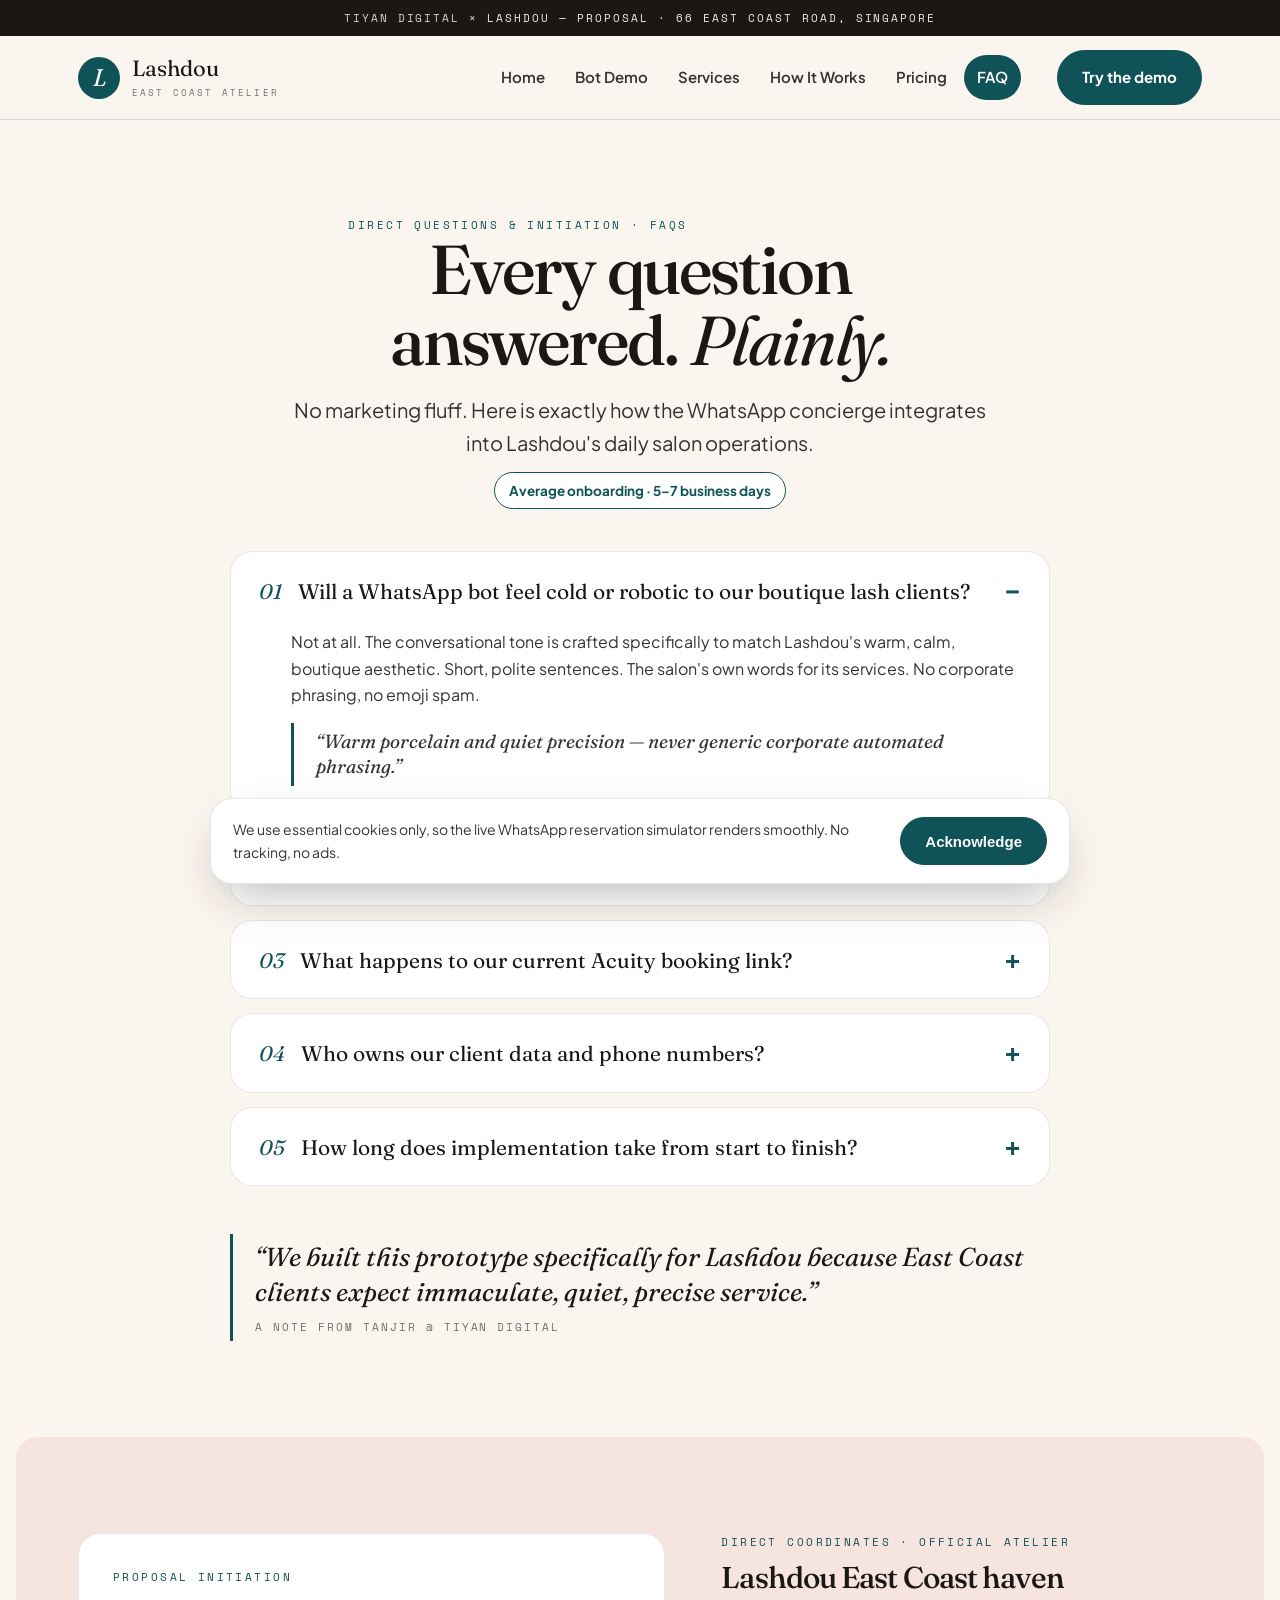
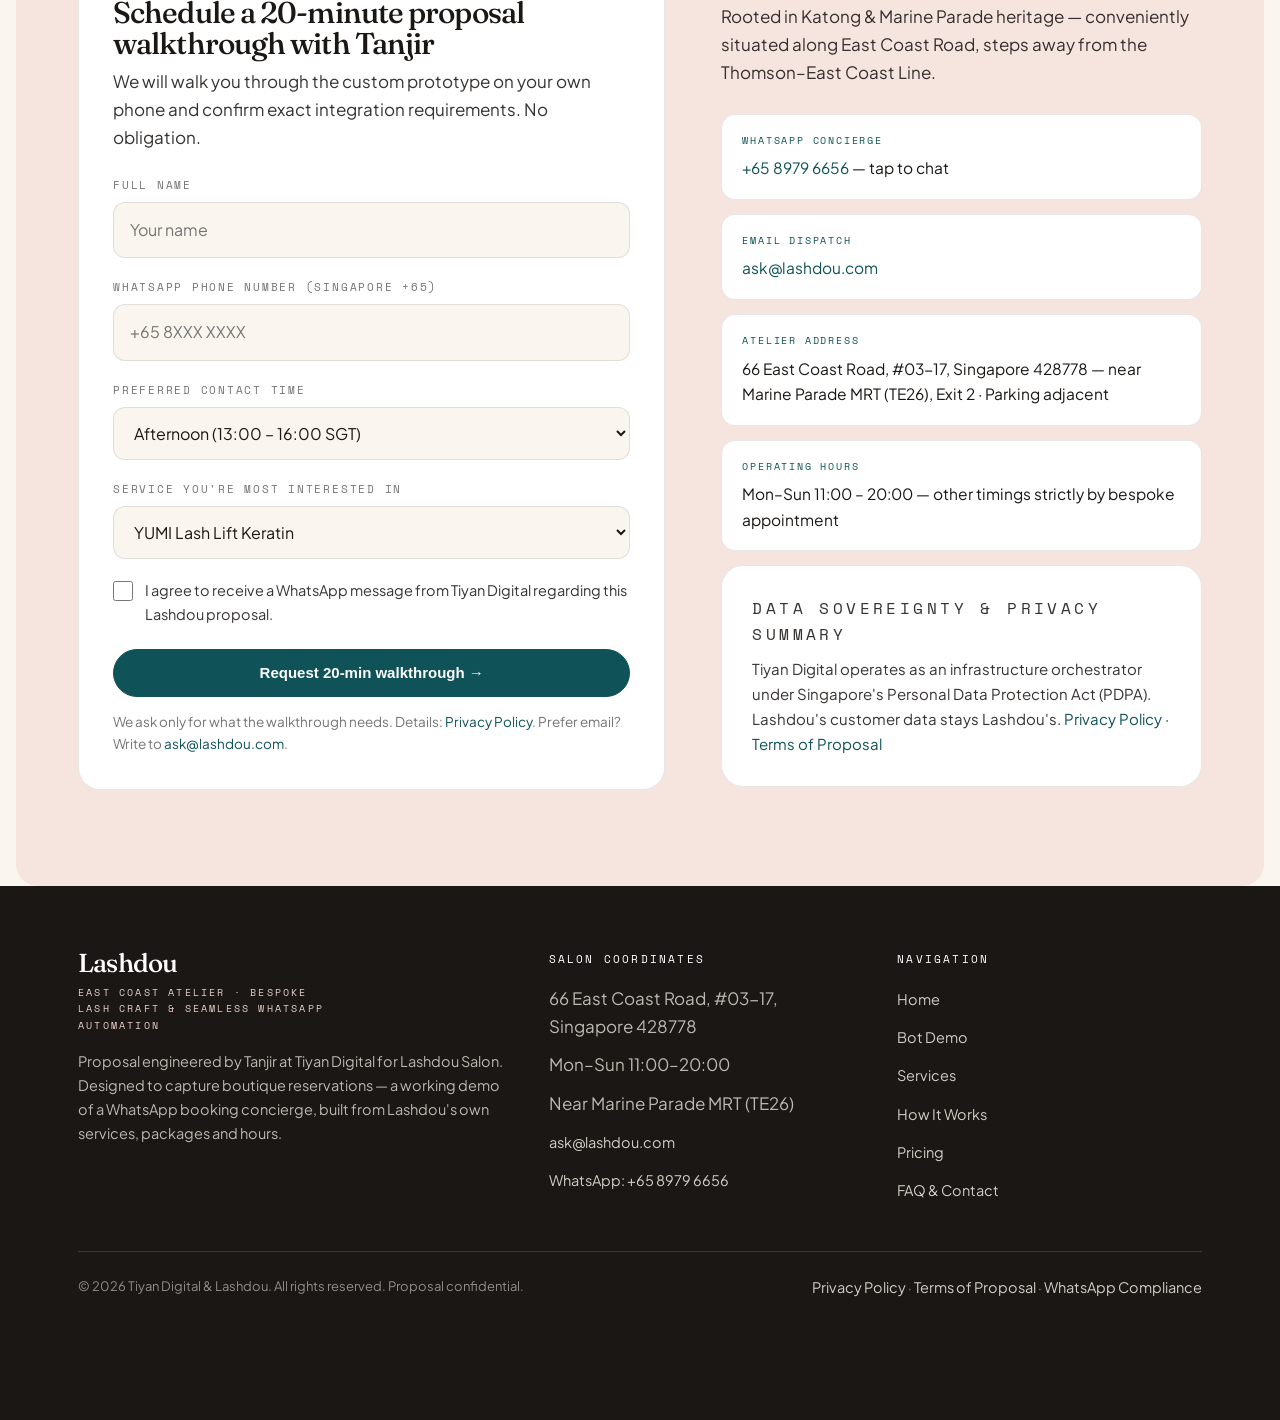
<file: faq.html>
<!DOCTYPE html>
<html lang="en-SG">
<head>
<meta charset="utf-8">
<meta name="viewport" content="width=device-width, initial-scale=1">
<title>FAQ &amp; Contact — Lashdou WhatsApp Concierge | Tiyan Digital</title>
<meta name="description" content="Every question answered, plainly: will the bot feel robotic, can staff override it, who owns the data, what happens to the Acuity link — plus how to book a 20-minute walkthrough with Tanjir.">
<link rel="preconnect" href="https://fonts.googleapis.com">
<link rel="preconnect" href="https://fonts.gstatic.com" crossorigin>
<link href="https://fonts.googleapis.com/css2?family=Fraunces:ital,opsz,wght@0,9..144,400;0,9..144,500;1,9..144,400;1,9..144,500&family=Plus+Jakarta+Sans:wght@400;600;700&family=Space+Mono:wght@400&display=swap" rel="stylesheet">
<link rel="stylesheet" href="styles.css">
<link rel="icon" href="data:image/svg+xml,<svg xmlns='http://www.w3.org/2000/svg' viewBox='0 0 100 100'><circle cx='50' cy='50' r='48' fill='%230F5257'/><text x='50' y='68' font-size='58' text-anchor='middle' fill='white' font-family='Georgia' font-style='italic'>L</text></svg>">
</head>
<body>
<a class="skip-link" href="#main">Skip to content</a>
<div class="topbar"><b>Tiyan Digital</b> × <span data-biz>Lashdou</span> — Proposal · 66 East Coast Road, Singapore</div>
<header class="site">
  <div class="nav">
    <a class="brand" href="index.html"><span class="mark">L</span><span><span class="name" data-biz>Lashdou</span><span class="sub">East Coast Atelier</span></span></a>
    <button class="menu-toggle" type="button" aria-expanded="false" aria-controls="main-nav">MENU</button>
    <nav class="main" id="main-nav" aria-label="Main">
      <a href="index.html">Home</a>
      <a href="bot-demo.html">Bot Demo</a>
      <a href="servicios.html">Services</a>
      <a href="como-funciona.html">How It Works</a>
      <a href="precios.html">Pricing</a>
      <a href="faq.html" aria-current="page">FAQ</a>
    </nav>
    <a class="btn nav-cta" href="bot-demo.html">Try the demo</a>
  </div>
</header>

<main id="main">
  <section>
    <div class="wrap">
      <div class="section-head" style="margin:0 auto 48px;text-align:center">
        <p class="kicker" style="justify-content:center">Direct questions &amp; initiation · FAQs</p>
        <h1 style="font-size:clamp(38px,5.4vw,72px)">Every question answered. <em>Plainly.</em></h1>
        <p class="lede" style="margin:18px auto 0">No marketing fluff. Here is exactly how the WhatsApp concierge integrates into <span data-biz>Lashdou</span>'s daily salon operations.</p>
        <p style="margin-top:16px"><span class="slot-btn" style="cursor:default" aria-pressed="false">Average onboarding · 5–7 business days</span></p>
      </div>

      <div class="faq-list">
        <details class="faq-item" open>
          <summary><span class="qnum">01</span>Will a WhatsApp bot feel cold or robotic to our boutique lash clients?</summary>
          <div class="answer">
            <p>Not at all. The conversational tone is crafted specifically to match <span data-biz>Lashdou</span>'s warm, calm, boutique aesthetic. Short, polite sentences. The salon's own words for its services. No corporate phrasing, no emoji spam.</p>
            <blockquote class="quote">“Warm porcelain and quiet precision — never generic corporate automated phrasing.”</blockquote>
          </div>
        </details>
        <details class="faq-item">
          <summary><span class="qnum">02</span>Can our salon staff override the bot if a client has a unique request?</summary>
          <div class="answer"><p>Yes — at any second. If a technician or receptionist types in WhatsApp, the bot pauses automatically and hands the conversation over. Staff keep full control; the bot is a first responder, not a gatekeeper.</p></div>
        </details>
        <details class="faq-item">
          <summary><span class="qnum">03</span>What happens to our current Acuity booking link?</summary>
          <div class="answer"><p>We sync directly via API. Any slot booked on WhatsApp updates your existing Acuity or Google Calendar, so nothing is double-booked. The Acuity link can stay as a fallback or be retired — your choice, either way.</p></div>
        </details>
        <details class="faq-item">
          <summary><span class="qnum">04</span>Who owns our client data and phone numbers?</summary>
          <div class="answer"><p><span data-biz>Lashdou</span> does — fully. Client data, consultation intake notes and telephone rosters remain the exclusive property of the salon. Tiyan Digital operates as an infrastructure orchestrator under Singapore's Personal Data Protection Act (PDPA): no data is sold, shared or used for any other client, and everything can be exported or deleted on request. See the <a href="privacy.html">Privacy Policy</a>.</p></div>
        </details>
        <details class="faq-item">
          <summary><span class="qnum">05</span>How long does implementation take from start to finish?</summary>
          <div class="answer"><p>Onboarding averages <b>5–7 business days</b> for the Concierge tier — tone mapping, calendar connection, service triage and staff onboarding included. Launch is typically faster (about 5 business days); Studio, with its extra routing and review flows, runs 10–14 business days. Timelines are estimates and confirmed on the walkthrough call.</p></div>
        </details>
      </div>

      <blockquote class="quote" style="max-width:820px;margin:48px auto 0">“We built this prototype specifically for <span data-biz>Lashdou</span> because East Coast clients expect immaculate, quiet, precise service.”
        <cite>A note from Tanjir @ Tiyan Digital</cite>
      </blockquote>
    </div>
  </section>

  <!-- CONTACT -->
  <section class="blush-band" style="margin:0 16px;border-radius:22px" id="contact">
    <div class="wrap">
      <div class="contact-grid">
        <div class="form-card">
          <p class="kicker">Proposal initiation</p>
          <h2 style="font-size:30px;margin:12px 0 8px">Schedule a 20-minute proposal walkthrough with Tanjir</h2>
          <p style="color:var(--ink-88);margin-bottom:24px">We will walk you through the custom prototype on your own phone and confirm exact integration requirements. No obligation.</p>
          <form data-walkthrough-form novalidate>
            <label for="f-name">Full name</label>
            <input id="f-name" name="name" type="text" autocomplete="name" required placeholder="Your name">
            <label for="f-phone">WhatsApp phone number (Singapore +65)</label>
            <input id="f-phone" name="phone" type="tel" autocomplete="tel" inputmode="tel" required placeholder="+65 8XXX XXXX">
            <label for="f-time">Preferred contact time</label>
            <select id="f-time" name="time">
              <option>Morning (10:00 – 12:00 SGT)</option>
              <option selected>Afternoon (13:00 – 16:00 SGT)</option>
              <option>Evening (17:00 – 19:30 SGT)</option>
              <option>Post-salon hours (after 20:00 SGT)</option>
            </select>
            <label for="f-service">Service you're most interested in</label>
            <select id="f-service" name="service">
              <option>YUMI Lash Lift Keratin</option>
              <option>Lash extensions (Classic / Hybrid / Volume)</option>
              <option>Brow shaping &amp; embroidery</option>
              <option>Eyebrow embroidery</option>
              <option>Lip or eyeliner embroidery</option>
              <option>The full concierge (all services)</option>
            </select>
            <div class="checkbox-row">
              <input id="f-consent" name="consent" type="checkbox" required>
              <label for="f-consent" style="margin:0;text-transform:none;letter-spacing:0;font-family:var(--font-body);font-size:14.5px;color:var(--ink-88)">I agree to receive a WhatsApp message from Tiyan Digital regarding this <span data-biz>Lashdou</span> proposal.</label>
            </div>
            <button class="btn" type="submit" style="width:100%;justify-content:center">Request 20-min walkthrough →</button>
            <p data-form-done hidden style="margin-top:16px;padding:16px;background:var(--blush-soft);border-radius:12px;font-weight:600;color:var(--teal)">Thank you — your request is noted. Tanjir will reply on WhatsApp to confirm a time. (This demo form stores nothing; on the live site it routes to Tiyan Digital.)</p>
            <p class="form-note">We ask only for what the walkthrough needs. Details: <a href="privacy.html">Privacy Policy</a>. Prefer email? Write to <a href="mailto:ask@lashdou.com">ask@lashdou.com</a>.</p>
          </form>
        </div>

        <div id="location">
          <p class="kicker">Direct coordinates · Official atelier</p>
          <h2 style="font-size:30px;margin:12px 0 8px"><span data-biz>Lashdou</span> East Coast haven</h2>
          <p style="color:var(--ink-88)">Rooted in Katong &amp; Marine Parade heritage — conveniently situated along East Coast Road, steps away from the Thomson–East Coast Line.</p>
          <div class="coords">
            <div class="c"><b>WhatsApp concierge</b><p><a href="https://wa.me/6589796656">+65 8979 6656</a> — tap to chat</p></div>
            <div class="c"><b>Email dispatch</b><p><a href="mailto:ask@lashdou.com">ask@lashdou.com</a></p></div>
            <div class="c"><b>Atelier address</b><p>66 East Coast Road, #03-17, Singapore 428778 — near Marine Parade MRT (TE26), Exit 2 · Parking adjacent</p></div>
            <div class="c"><b>Operating hours</b><p>Mon–Sun 11:00 – 20:00 — other timings strictly by bespoke appointment</p></div>
          </div>
          <div class="card" style="margin-top:14px">
            <p class="kicker">Data sovereignty &amp; privacy summary</p>
            <p style="margin-top:10px;font-size:15px">Tiyan Digital operates as an infrastructure orchestrator under Singapore's Personal Data Protection Act (PDPA). <span data-biz>Lashdou</span>'s customer data stays <span data-biz>Lashdou</span>'s. <a href="privacy.html">Privacy Policy</a> · <a href="terms.html">Terms of Proposal</a></p>
          </div>
        </div>
      </div>
    </div>
  </section>
</main>

<footer class="site">
  <div class="wrap">
    <div class="foot-grid">
      <div>
        <h3><span data-biz>Lashdou</span></h3>
        <p class="tagline">East Coast Atelier · Bespoke Lash Craft &amp; Seamless WhatsApp Automation</p>
        <p>Proposal engineered by Tanjir at Tiyan Digital for <span data-biz>Lashdou</span> Salon. Designed to capture boutique reservations — a working demo of a WhatsApp booking concierge, built from <span data-biz>Lashdou</span>'s own services, packages and hours.</p>
      </div>
      <div>
        <p class="fh">Salon coordinates</p>
        <ul>
          <li>66 East Coast Road, #03-17,<br>Singapore 428778</li>
          <li>Mon–Sun 11:00–20:00</li>
          <li>Near Marine Parade MRT (TE26)</li>
          <li><a href="mailto:ask@lashdou.com">ask@lashdou.com</a></li>
          <li><a href="https://wa.me/6589796656">WhatsApp: +65 8979 6656</a></li>
        </ul>
      </div>
      <div>
        <p class="fh">Navigation</p>
        <ul>
          <li><a href="index.html">Home</a></li>
          <li><a href="bot-demo.html">Bot Demo</a></li>
          <li><a href="servicios.html">Services</a></li>
          <li><a href="como-funciona.html">How It Works</a></li>
          <li><a href="precios.html">Pricing</a></li>
          <li><a href="faq.html">FAQ &amp; Contact</a></li>
        </ul>
      </div>
    </div>
    <div class="foot-base">
      <span>© 2026 Tiyan Digital &amp; <span data-biz>Lashdou</span>. All rights reserved. Proposal confidential.</span>
      <span><a href="privacy.html">Privacy Policy</a> · <a href="terms.html">Terms of Proposal</a> · <a href="privacy.html#whatsapp">WhatsApp Compliance</a></span>
    </div>
  </div>
</footer>

<nav class="tabbar" aria-label="Mobile">
  <a href="index.html">Overview</a>
  <a href="bot-demo.html">Concierge</a>
  <a href="servicios.html">Treatments</a>
  <a href="faq.html" aria-current="page">Location</a>
</nav>

<div class="cookie" role="region" aria-label="Cookie notice">
  <p>We use essential cookies only, so the live WhatsApp reservation simulator renders smoothly. No tracking, no ads.</p>
  <button class="btn" type="button">Acknowledge</button>
</div>

<script src="script.js"></script>
</body>
</html>
</file>
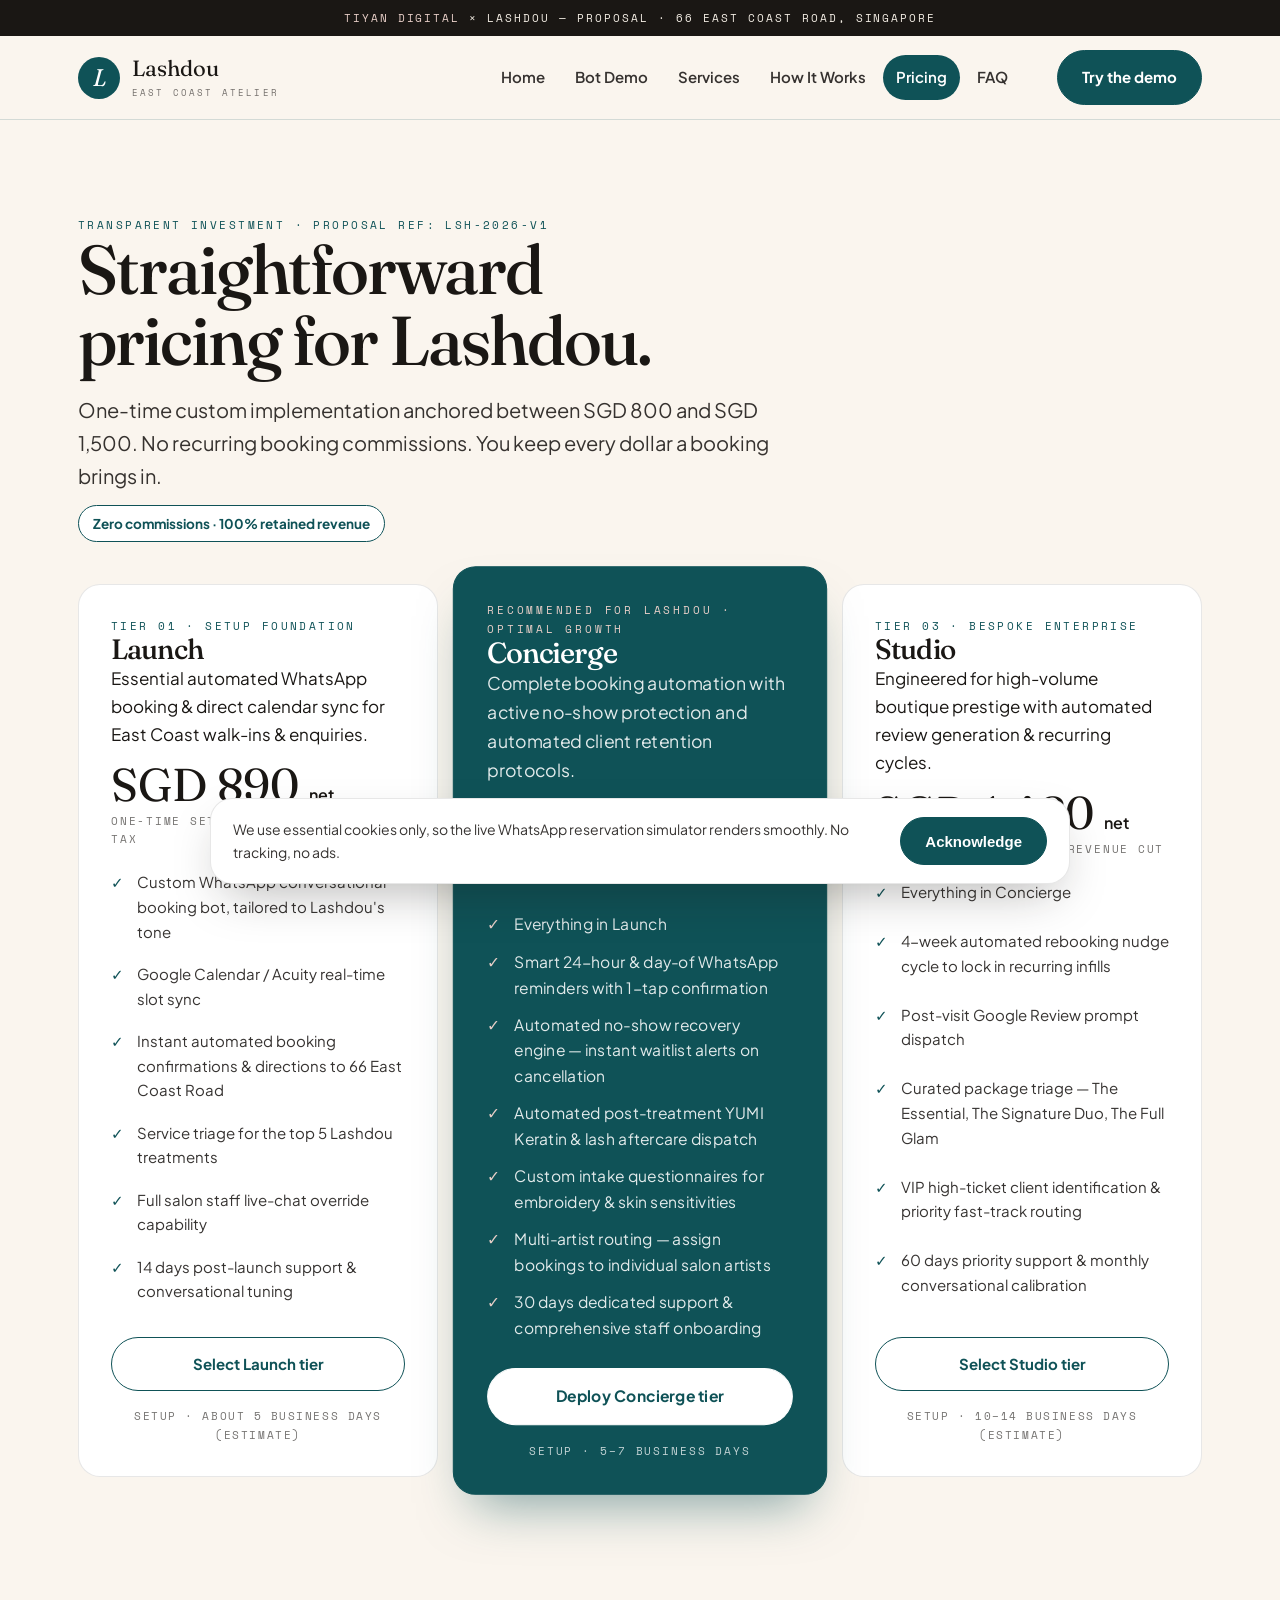
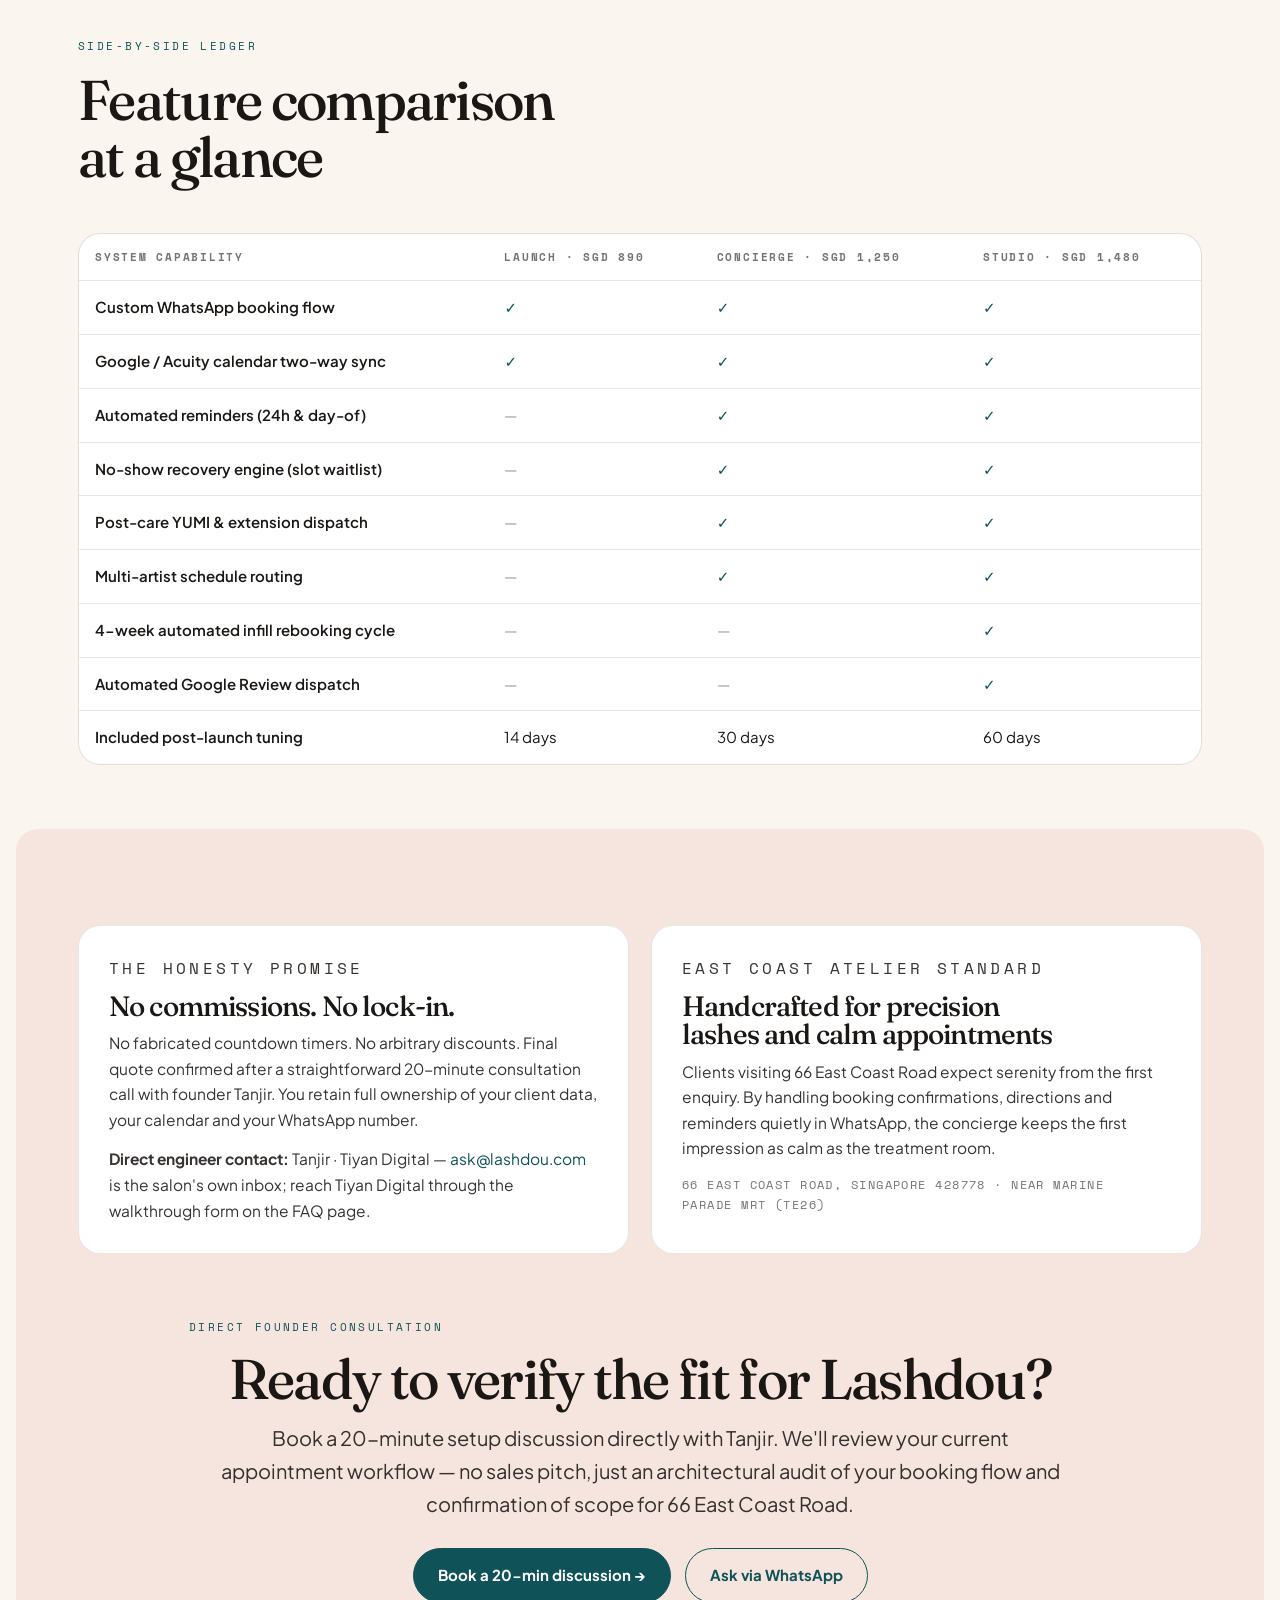
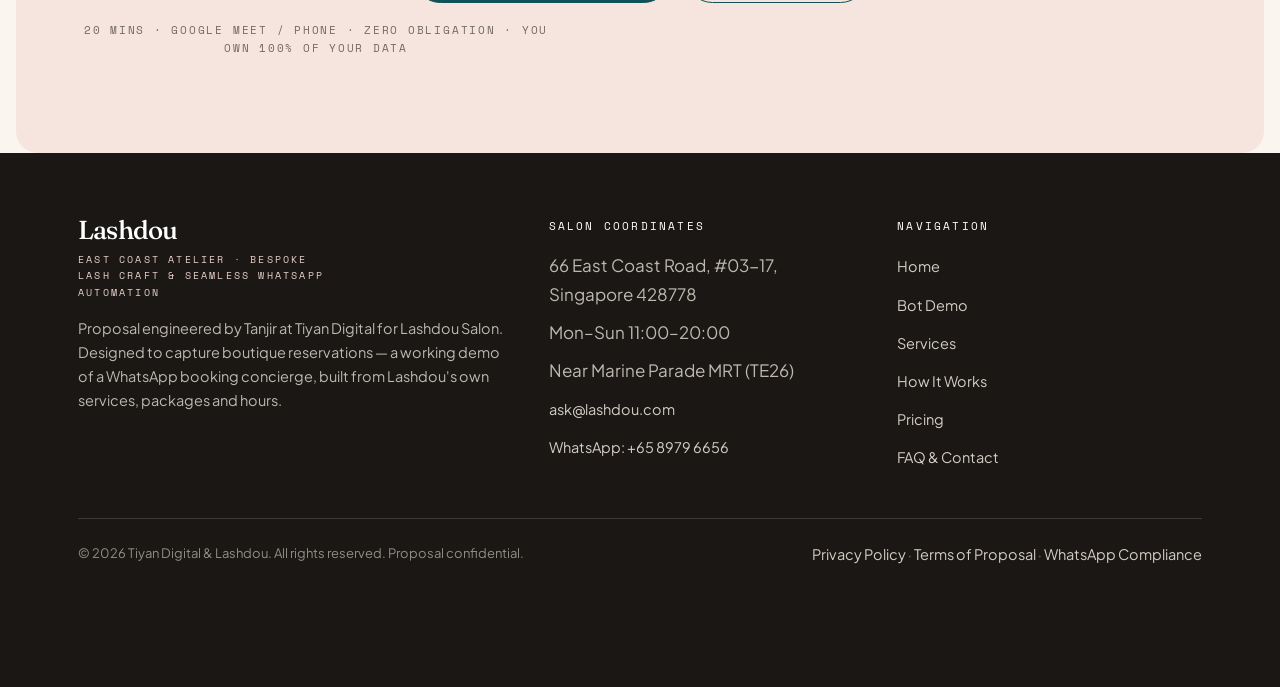
<file: precios.html>
<!DOCTYPE html>
<html lang="en-SG">
<head>
<meta charset="utf-8">
<meta name="viewport" content="width=device-width, initial-scale=1">
<title>Pricing &amp; Investment — Lashdou WhatsApp Concierge | Tiyan Digital</title>
<meta name="description" content="Straightforward one-time pricing for Lashdou's WhatsApp booking concierge: Launch SGD 890, Concierge SGD 1,250, Studio SGD 1,480. No commissions, no lock-in.">
<link rel="preconnect" href="https://fonts.googleapis.com">
<link rel="preconnect" href="https://fonts.gstatic.com" crossorigin>
<link href="https://fonts.googleapis.com/css2?family=Fraunces:ital,opsz,wght@0,9..144,400;0,9..144,500;1,9..144,400;1,9..144,500&family=Plus+Jakarta+Sans:wght@400;600;700&family=Space+Mono:wght@400&display=swap" rel="stylesheet">
<link rel="stylesheet" href="styles.css">
<link rel="icon" href="data:image/svg+xml,<svg xmlns='http://www.w3.org/2000/svg' viewBox='0 0 100 100'><circle cx='50' cy='50' r='48' fill='%230F5257'/><text x='50' y='68' font-size='58' text-anchor='middle' fill='white' font-family='Georgia' font-style='italic'>L</text></svg>">
</head>
<body>
<a class="skip-link" href="#main">Skip to content</a>
<div class="topbar"><b>Tiyan Digital</b> × <span data-biz>Lashdou</span> — Proposal · 66 East Coast Road, Singapore</div>
<header class="site">
  <div class="nav">
    <a class="brand" href="index.html"><span class="mark">L</span><span><span class="name" data-biz>Lashdou</span><span class="sub">East Coast Atelier</span></span></a>
    <button class="menu-toggle" type="button" aria-expanded="false" aria-controls="main-nav">MENU</button>
    <nav class="main" id="main-nav" aria-label="Main">
      <a href="index.html">Home</a>
      <a href="bot-demo.html">Bot Demo</a>
      <a href="servicios.html">Services</a>
      <a href="como-funciona.html">How It Works</a>
      <a href="precios.html" aria-current="page">Pricing</a>
      <a href="faq.html">FAQ</a>
    </nav>
    <a class="btn nav-cta" href="bot-demo.html">Try the demo</a>
  </div>
</header>

<main id="main">
  <section>
    <div class="wrap">
      <div class="section-head">
        <p class="kicker">Transparent investment · Proposal ref: LSH-2026-V1</p>
        <h1 style="font-size:clamp(38px,5.4vw,72px)">Straightforward pricing for <span data-biz>Lashdou</span>.</h1>
        <p class="lede" style="margin-top:18px">One-time custom implementation anchored between SGD 800 and SGD 1,500. No recurring booking commissions. You keep every dollar a booking brings in.</p>
        <p style="margin-top:16px"><span class="slot-btn" style="cursor:default" aria-pressed="false">Zero commissions · 100% retained revenue</span></p>
      </div>

      <div class="tiers">
        <div class="tier">
          <p class="kicker">Tier 01 · Setup foundation</p>
          <h3>Launch</h3>
          <p>Essential automated WhatsApp booking &amp; direct calendar sync for East Coast walk-ins &amp; enquiries.</p>
          <p class="price">SGD 890 <small>net</small></p>
          <p class="per">One-time setup · No monthly seat tax</p>
          <ul>
            <li>Custom WhatsApp conversational booking bot, tailored to <span data-biz>Lashdou</span>'s tone</li>
            <li>Google Calendar / Acuity real-time slot sync</li>
            <li>Instant automated booking confirmations &amp; directions to 66 East Coast Road</li>
            <li>Service triage for the top 5 <span data-biz>Lashdou</span> treatments</li>
            <li>Full salon staff live-chat override capability</li>
            <li>14 days post-launch support &amp; conversational tuning</li>
          </ul>
          <a class="btn ghost" href="faq.html">Select Launch tier</a>
          <p class="timeline">Setup · about 5 business days (estimate)</p>
        </div>

        <div class="tier featured">
          <p class="kicker">Recommended for <span data-biz>Lashdou</span> · Optimal growth</p>
          <h3>Concierge</h3>
          <p>Complete booking automation with active no-show protection and automated client retention protocols.</p>
          <p class="price">SGD 1,250 <small>net</small></p>
          <p class="per">Turnkey delivery · Zero monthly ongoing platform cut</p>
          <ul>
            <li>Everything in Launch</li>
            <li>Smart 24-hour &amp; day-of WhatsApp reminders with 1-tap confirmation</li>
            <li>Automated no-show recovery engine — instant waitlist alerts on cancellation</li>
            <li>Automated post-treatment YUMI Keratin &amp; lash aftercare dispatch</li>
            <li>Custom intake questionnaires for embroidery &amp; skin sensitivities</li>
            <li>Multi-artist routing — assign bookings to individual salon artists</li>
            <li>30 days dedicated support &amp; comprehensive staff onboarding</li>
          </ul>
          <a class="btn light" href="faq.html">Deploy Concierge tier</a>
          <p class="timeline">Setup · 5–7 business days</p>
        </div>

        <div class="tier">
          <p class="kicker">Tier 03 · Bespoke enterprise</p>
          <h3>Studio</h3>
          <p>Engineered for high-volume boutique prestige with automated review generation &amp; recurring cycles.</p>
          <p class="price">SGD 1,480 <small>net</small></p>
          <p class="per">Flagship scope · Zero revenue cut</p>
          <ul>
            <li>Everything in Concierge</li>
            <li>4-week automated rebooking nudge cycle to lock in recurring infills</li>
            <li>Post-visit Google Review prompt dispatch</li>
            <li>Curated package triage — The Essential, The Signature Duo, The Full Glam</li>
            <li>VIP high-ticket client identification &amp; priority fast-track routing</li>
            <li>60 days priority support &amp; monthly conversational calibration</li>
          </ul>
          <a class="btn ghost" href="faq.html">Select Studio tier</a>
          <p class="timeline">Setup · 10–14 business days (estimate)</p>
        </div>
      </div>
    </div>
  </section>

  <!-- COMPARISON -->
  <section class="tight">
    <div class="wrap">
      <div class="section-head">
        <p class="kicker">Side-by-side ledger</p>
        <h2>Feature comparison at a glance</h2>
      </div>
      <div class="table-scroll">
        <table class="compare">
          <thead><tr><th scope="col">System capability</th><th scope="col">Launch · SGD 890</th><th scope="col">Concierge · SGD 1,250</th><th scope="col">Studio · SGD 1,480</th></tr></thead>
          <tbody>
            <tr><td>Custom WhatsApp booking flow</td><td class="yes">✓</td><td class="yes">✓</td><td class="yes">✓</td></tr>
            <tr><td>Google / Acuity calendar two-way sync</td><td class="yes">✓</td><td class="yes">✓</td><td class="yes">✓</td></tr>
            <tr><td>Automated reminders (24h &amp; day-of)</td><td class="no">—</td><td class="yes">✓</td><td class="yes">✓</td></tr>
            <tr><td>No-show recovery engine (slot waitlist)</td><td class="no">—</td><td class="yes">✓</td><td class="yes">✓</td></tr>
            <tr><td>Post-care YUMI &amp; extension dispatch</td><td class="no">—</td><td class="yes">✓</td><td class="yes">✓</td></tr>
            <tr><td>Multi-artist schedule routing</td><td class="no">—</td><td class="yes">✓</td><td class="yes">✓</td></tr>
            <tr><td>4-week automated infill rebooking cycle</td><td class="no">—</td><td class="no">—</td><td class="yes">✓</td></tr>
            <tr><td>Automated Google Review dispatch</td><td class="no">—</td><td class="no">—</td><td class="yes">✓</td></tr>
            <tr><td>Included post-launch tuning</td><td>14 days</td><td>30 days</td><td>60 days</td></tr>
          </tbody>
        </table>
      </div>
    </div>
  </section>

  <!-- HONESTY + ATMOSPHERE -->
  <section class="blush-band" style="margin:0 16px;border-radius:22px">
    <div class="wrap">
      <div class="grid-2">
        <div class="card">
          <p class="kicker">The honesty promise</p>
          <h3 style="margin-top:10px">No commissions. No lock-in.</h3>
          <p>No fabricated countdown timers. No arbitrary discounts. Final quote confirmed after a straightforward 20-minute consultation call with founder Tanjir. You retain full ownership of your client data, your calendar and your WhatsApp number.</p>
          <p style="margin-top:14px"><b>Direct engineer contact:</b> Tanjir · Tiyan Digital — <a href="mailto:ask@lashdou.com">ask@lashdou.com</a> is the salon's own inbox; reach Tiyan Digital through the walkthrough form on the FAQ page.</p>
        </div>
        <div class="card">
          <p class="kicker">East Coast atelier standard</p>
          <h3 style="margin-top:10px">Handcrafted for precision lashes and calm appointments</h3>
          <p>Clients visiting 66 East Coast Road expect serenity from the first enquiry. By handling booking confirmations, directions and reminders quietly in WhatsApp, the concierge keeps the first impression as calm as the treatment room.</p>
          <p style="margin-top:14px;font-family:var(--font-mono);font-size:12px;letter-spacing:.12em;text-transform:uppercase;color:var(--ink-60)">66 East Coast Road, Singapore 428778 · Near Marine Parade MRT (TE26)</p>
        </div>
      </div>

      <div style="text-align:center;margin-top:64px">
        <p class="kicker" style="justify-content:center">Direct founder consultation</p>
        <h2 style="margin:14px 0">Ready to verify the fit for <span data-biz>Lashdou</span>?</h2>
        <p class="lede" style="margin:0 auto 28px">Book a 20-minute setup discussion directly with Tanjir. We'll review your current appointment workflow — no sales pitch, just an architectural audit of your booking flow and confirmation of scope for 66 East Coast Road.</p>
        <div class="hero-ctas" style="justify-content:center">
          <a class="btn" href="faq.html">Book a 20-min discussion →</a>
          <a class="btn ghost" href="https://wa.me/6589796656">Ask via WhatsApp</a>
        </div>
        <p style="margin-top:18px;font-family:var(--font-mono);font-size:11px;letter-spacing:.16em;text-transform:uppercase;color:var(--ink-60)">20 mins · Google Meet / Phone · Zero obligation · You own 100% of your data</p>
      </div>
    </div>
  </section>
</main>

<footer class="site">
  <div class="wrap">
    <div class="foot-grid">
      <div>
        <h3><span data-biz>Lashdou</span></h3>
        <p class="tagline">East Coast Atelier · Bespoke Lash Craft &amp; Seamless WhatsApp Automation</p>
        <p>Proposal engineered by Tanjir at Tiyan Digital for <span data-biz>Lashdou</span> Salon. Designed to capture boutique reservations — a working demo of a WhatsApp booking concierge, built from <span data-biz>Lashdou</span>'s own services, packages and hours.</p>
      </div>
      <div>
        <p class="fh">Salon coordinates</p>
        <ul>
          <li>66 East Coast Road, #03-17,<br>Singapore 428778</li>
          <li>Mon–Sun 11:00–20:00</li>
          <li>Near Marine Parade MRT (TE26)</li>
          <li><a href="mailto:ask@lashdou.com">ask@lashdou.com</a></li>
          <li><a href="https://wa.me/6589796656">WhatsApp: +65 8979 6656</a></li>
        </ul>
      </div>
      <div>
        <p class="fh">Navigation</p>
        <ul>
          <li><a href="index.html">Home</a></li>
          <li><a href="bot-demo.html">Bot Demo</a></li>
          <li><a href="servicios.html">Services</a></li>
          <li><a href="como-funciona.html">How It Works</a></li>
          <li><a href="precios.html">Pricing</a></li>
          <li><a href="faq.html">FAQ &amp; Contact</a></li>
        </ul>
      </div>
    </div>
    <div class="foot-base">
      <span>© 2026 Tiyan Digital &amp; <span data-biz>Lashdou</span>. All rights reserved. Proposal confidential.</span>
      <span><a href="privacy.html">Privacy Policy</a> · <a href="terms.html">Terms of Proposal</a> · <a href="privacy.html#whatsapp">WhatsApp Compliance</a></span>
    </div>
  </div>
</footer>

<nav class="tabbar" aria-label="Mobile">
  <a href="index.html">Overview</a>
  <a href="bot-demo.html">Concierge</a>
  <a href="servicios.html">Treatments</a>
  <a href="faq.html">Location</a>
</nav>

<div class="cookie" role="region" aria-label="Cookie notice">
  <p>We use essential cookies only, so the live WhatsApp reservation simulator renders smoothly. No tracking, no ads.</p>
  <button class="btn" type="button">Acknowledge</button>
</div>

<script src="script.js"></script>
</body>
</html>
</file>
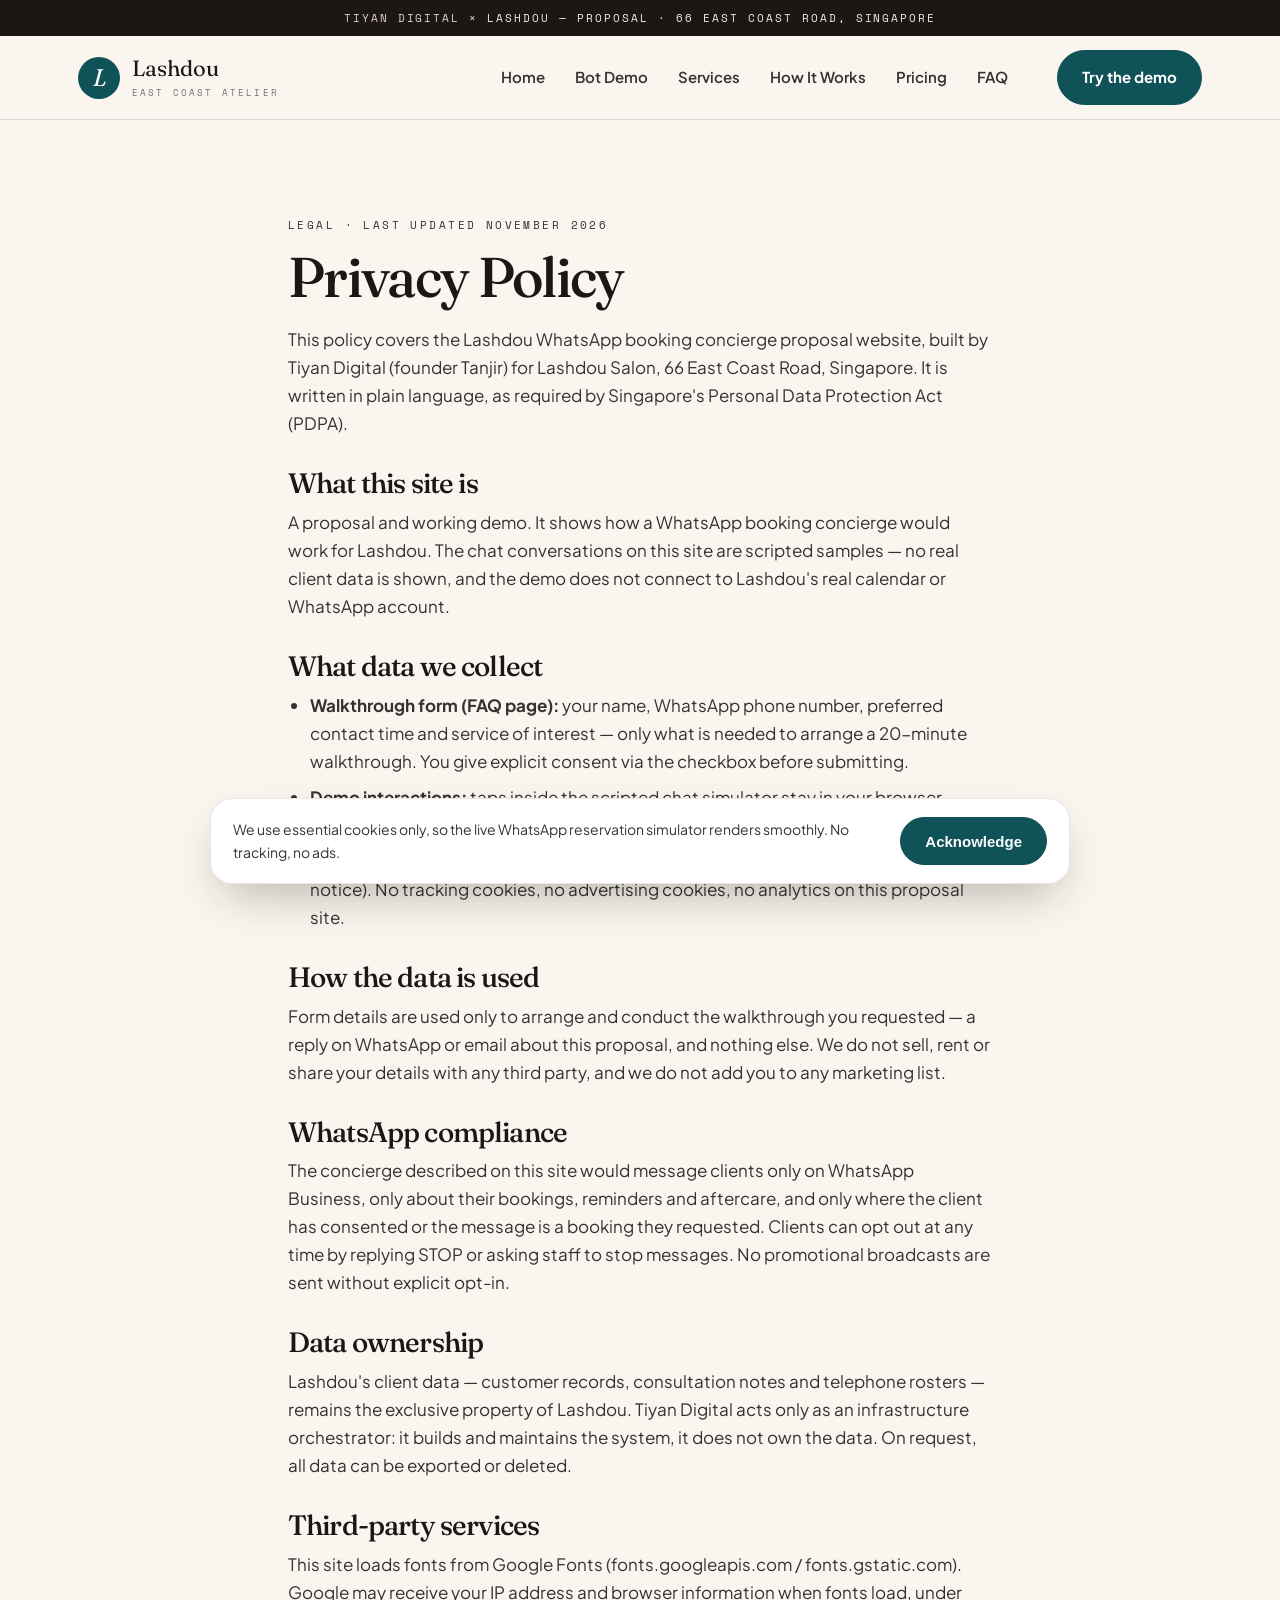
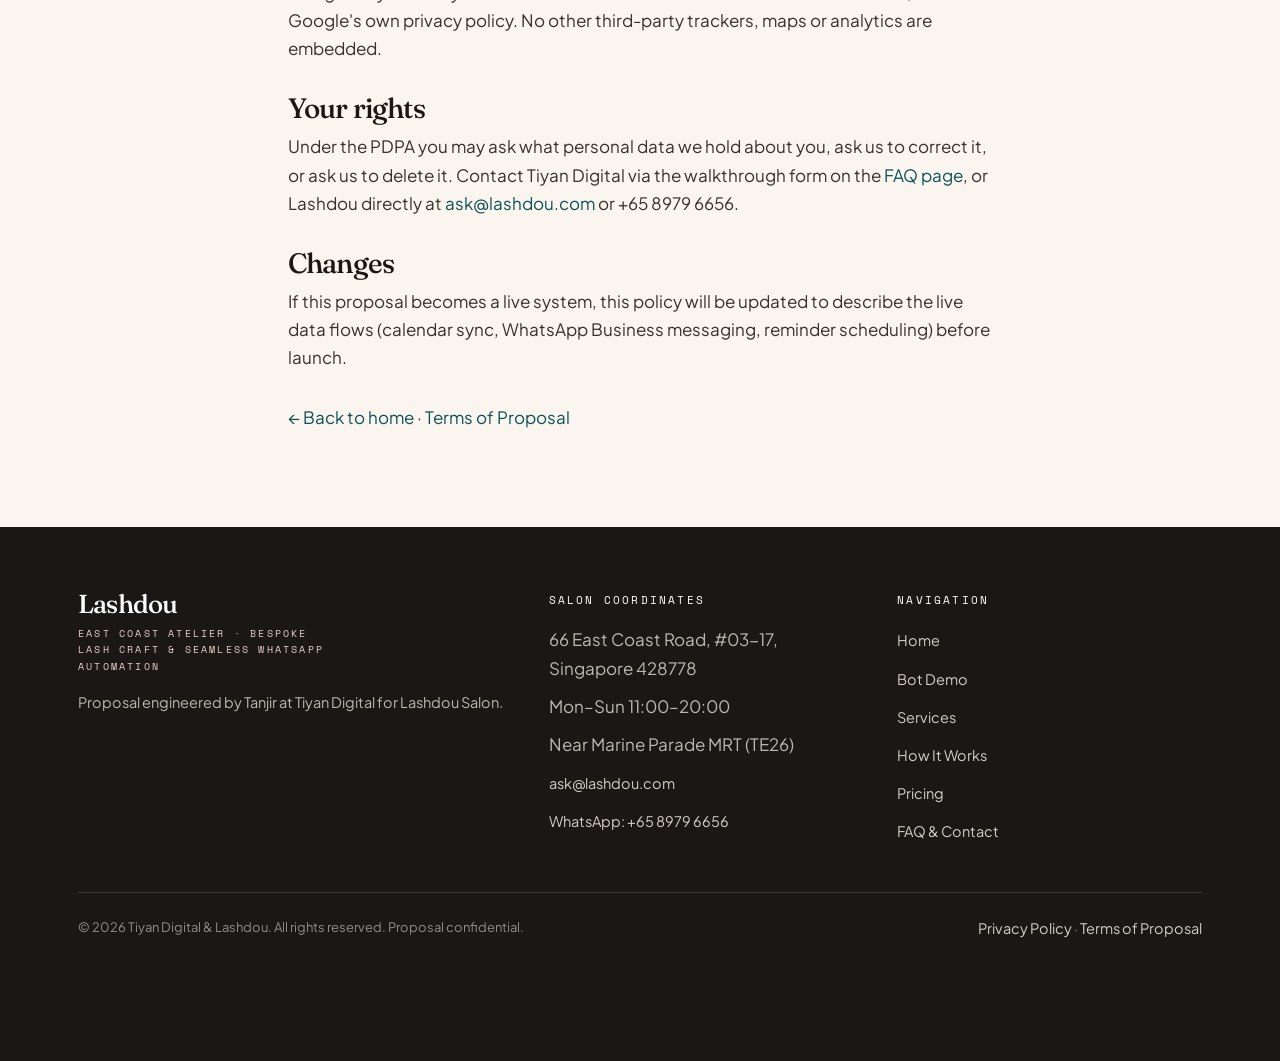
<file: privacy.html>
<!DOCTYPE html>
<html lang="en-SG">
<head>
<meta charset="utf-8">
<meta name="viewport" content="width=device-width, initial-scale=1">
<title>Privacy Policy — Lashdou × Tiyan Digital</title>
<meta name="description" content="Privacy policy for the Lashdou WhatsApp booking concierge proposal site by Tiyan Digital. What data is collected, why, and how it is handled under Singapore's PDPA.">
<link rel="preconnect" href="https://fonts.googleapis.com">
<link rel="preconnect" href="https://fonts.gstatic.com" crossorigin>
<link href="https://fonts.googleapis.com/css2?family=Fraunces:ital,opsz,wght@0,9..144,400;0,9..144,500;1,9..144,400;1,9..144,500&family=Plus+Jakarta+Sans:wght@400;600;700&family=Space+Mono:wght@400&display=swap" rel="stylesheet">
<link rel="stylesheet" href="styles.css">
<link rel="icon" href="data:image/svg+xml,<svg xmlns='http://www.w3.org/2000/svg' viewBox='0 0 100 100'><circle cx='50' cy='50' r='48' fill='%230F5257'/><text x='50' y='68' font-size='58' text-anchor='middle' fill='white' font-family='Georgia' font-style='italic'>L</text></svg>">
</head>
<body>
<a class="skip-link" href="#main">Skip to content</a>
<div class="topbar"><b>Tiyan Digital</b> × <span data-biz>Lashdou</span> — Proposal · 66 East Coast Road, Singapore</div>
<header class="site">
  <div class="nav">
    <a class="brand" href="index.html"><span class="mark">L</span><span><span class="name" data-biz>Lashdou</span><span class="sub">East Coast Atelier</span></span></a>
    <button class="menu-toggle" type="button" aria-expanded="false" aria-controls="main-nav">MENU</button>
    <nav class="main" id="main-nav" aria-label="Main">
      <a href="index.html">Home</a>
      <a href="bot-demo.html">Bot Demo</a>
      <a href="servicios.html">Services</a>
      <a href="como-funciona.html">How It Works</a>
      <a href="precios.html">Pricing</a>
      <a href="faq.html">FAQ</a>
    </nav>
    <a class="btn nav-cta" href="bot-demo.html">Try the demo</a>
  </div>
</header>

<main id="main">
  <section>
    <div class="wrap legal">
      <p class="kicker">Legal · Last updated November 2026</p>
      <h2>Privacy Policy</h2>
      <p>This policy covers the <span data-biz>Lashdou</span> WhatsApp booking concierge proposal website, built by Tiyan Digital (founder Tanjir) for <span data-biz>Lashdou</span> Salon, 66 East Coast Road, Singapore. It is written in plain language, as required by Singapore's Personal Data Protection Act (PDPA).</p>

      <h3>What this site is</h3>
      <p>A proposal and working demo. It shows how a WhatsApp booking concierge would work for <span data-biz>Lashdou</span>. The chat conversations on this site are scripted samples — no real client data is shown, and the demo does not connect to <span data-biz>Lashdou</span>'s real calendar or WhatsApp account.</p>

      <h3>What data we collect</h3>
      <ul>
        <li><b>Walkthrough form (FAQ page):</b> your name, WhatsApp phone number, preferred contact time and service of interest — only what is needed to arrange a 20-minute walkthrough. You give explicit consent via the checkbox before submitting.</li>
        <li><b>Demo interactions:</b> taps inside the scripted chat simulator stay in your browser. Nothing you type or tap in the demo is sent to a server.</li>
        <li><b>Essential cookies:</b> one local preference (whether you acknowledged the cookie notice). No tracking cookies, no advertising cookies, no analytics on this proposal site.</li>
      </ul>

      <h3>How the data is used</h3>
      <p>Form details are used only to arrange and conduct the walkthrough you requested — a reply on WhatsApp or email about this proposal, and nothing else. We do not sell, rent or share your details with any third party, and we do not add you to any marketing list.</p>

      <h3 id="whatsapp">WhatsApp compliance</h3>
      <p>The concierge described on this site would message clients only on WhatsApp Business, only about their bookings, reminders and aftercare, and only where the client has consented or the message is a booking they requested. Clients can opt out at any time by replying STOP or asking staff to stop messages. No promotional broadcasts are sent without explicit opt-in.</p>

      <h3>Data ownership</h3>
      <p><span data-biz>Lashdou</span>'s client data — customer records, consultation notes and telephone rosters — remains the exclusive property of <span data-biz>Lashdou</span>. Tiyan Digital acts only as an infrastructure orchestrator: it builds and maintains the system, it does not own the data. On request, all data can be exported or deleted.</p>

      <h3>Third-party services</h3>
      <p>This site loads fonts from Google Fonts (fonts.googleapis.com / fonts.gstatic.com). Google may receive your IP address and browser information when fonts load, under Google's own privacy policy. No other third-party trackers, maps or analytics are embedded.</p>

      <h3>Your rights</h3>
      <p>Under the PDPA you may ask what personal data we hold about you, ask us to correct it, or ask us to delete it. Contact Tiyan Digital via the walkthrough form on the <a href="faq.html">FAQ page</a>, or <span data-biz>Lashdou</span> directly at <a href="mailto:ask@lashdou.com">ask@lashdou.com</a> or +65 8979 6656.</p>

      <h3>Changes</h3>
      <p>If this proposal becomes a live system, this policy will be updated to describe the live data flows (calendar sync, WhatsApp Business messaging, reminder scheduling) before launch.</p>

      <p style="margin-top:32px"><a href="index.html">← Back to home</a> · <a href="terms.html">Terms of Proposal</a></p>
    </div>
  </section>
</main>

<footer class="site">
  <div class="wrap">
    <div class="foot-grid">
      <div>
        <h3><span data-biz>Lashdou</span></h3>
        <p class="tagline">East Coast Atelier · Bespoke Lash Craft &amp; Seamless WhatsApp Automation</p>
        <p>Proposal engineered by Tanjir at Tiyan Digital for <span data-biz>Lashdou</span> Salon.</p>
      </div>
      <div>
        <p class="fh">Salon coordinates</p>
        <ul>
          <li>66 East Coast Road, #03-17,<br>Singapore 428778</li>
          <li>Mon–Sun 11:00–20:00</li>
          <li>Near Marine Parade MRT (TE26)</li>
          <li><a href="mailto:ask@lashdou.com">ask@lashdou.com</a></li>
          <li><a href="https://wa.me/6589796656">WhatsApp: +65 8979 6656</a></li>
        </ul>
      </div>
      <div>
        <p class="fh">Navigation</p>
        <ul>
          <li><a href="index.html">Home</a></li>
          <li><a href="bot-demo.html">Bot Demo</a></li>
          <li><a href="servicios.html">Services</a></li>
          <li><a href="como-funciona.html">How It Works</a></li>
          <li><a href="precios.html">Pricing</a></li>
          <li><a href="faq.html">FAQ &amp; Contact</a></li>
        </ul>
      </div>
    </div>
    <div class="foot-base">
      <span>© 2026 Tiyan Digital &amp; <span data-biz>Lashdou</span>. All rights reserved. Proposal confidential.</span>
      <span><a href="privacy.html">Privacy Policy</a> · <a href="terms.html">Terms of Proposal</a></span>
    </div>
  </div>
</footer>

<nav class="tabbar" aria-label="Mobile">
  <a href="index.html">Overview</a>
  <a href="bot-demo.html">Concierge</a>
  <a href="servicios.html">Treatments</a>
  <a href="faq.html">Location</a>
</nav>

<div class="cookie" role="region" aria-label="Cookie notice">
  <p>We use essential cookies only, so the live WhatsApp reservation simulator renders smoothly. No tracking, no ads.</p>
  <button class="btn" type="button">Acknowledge</button>
</div>

<script src="script.js"></script>
</body>
</html>
</file>
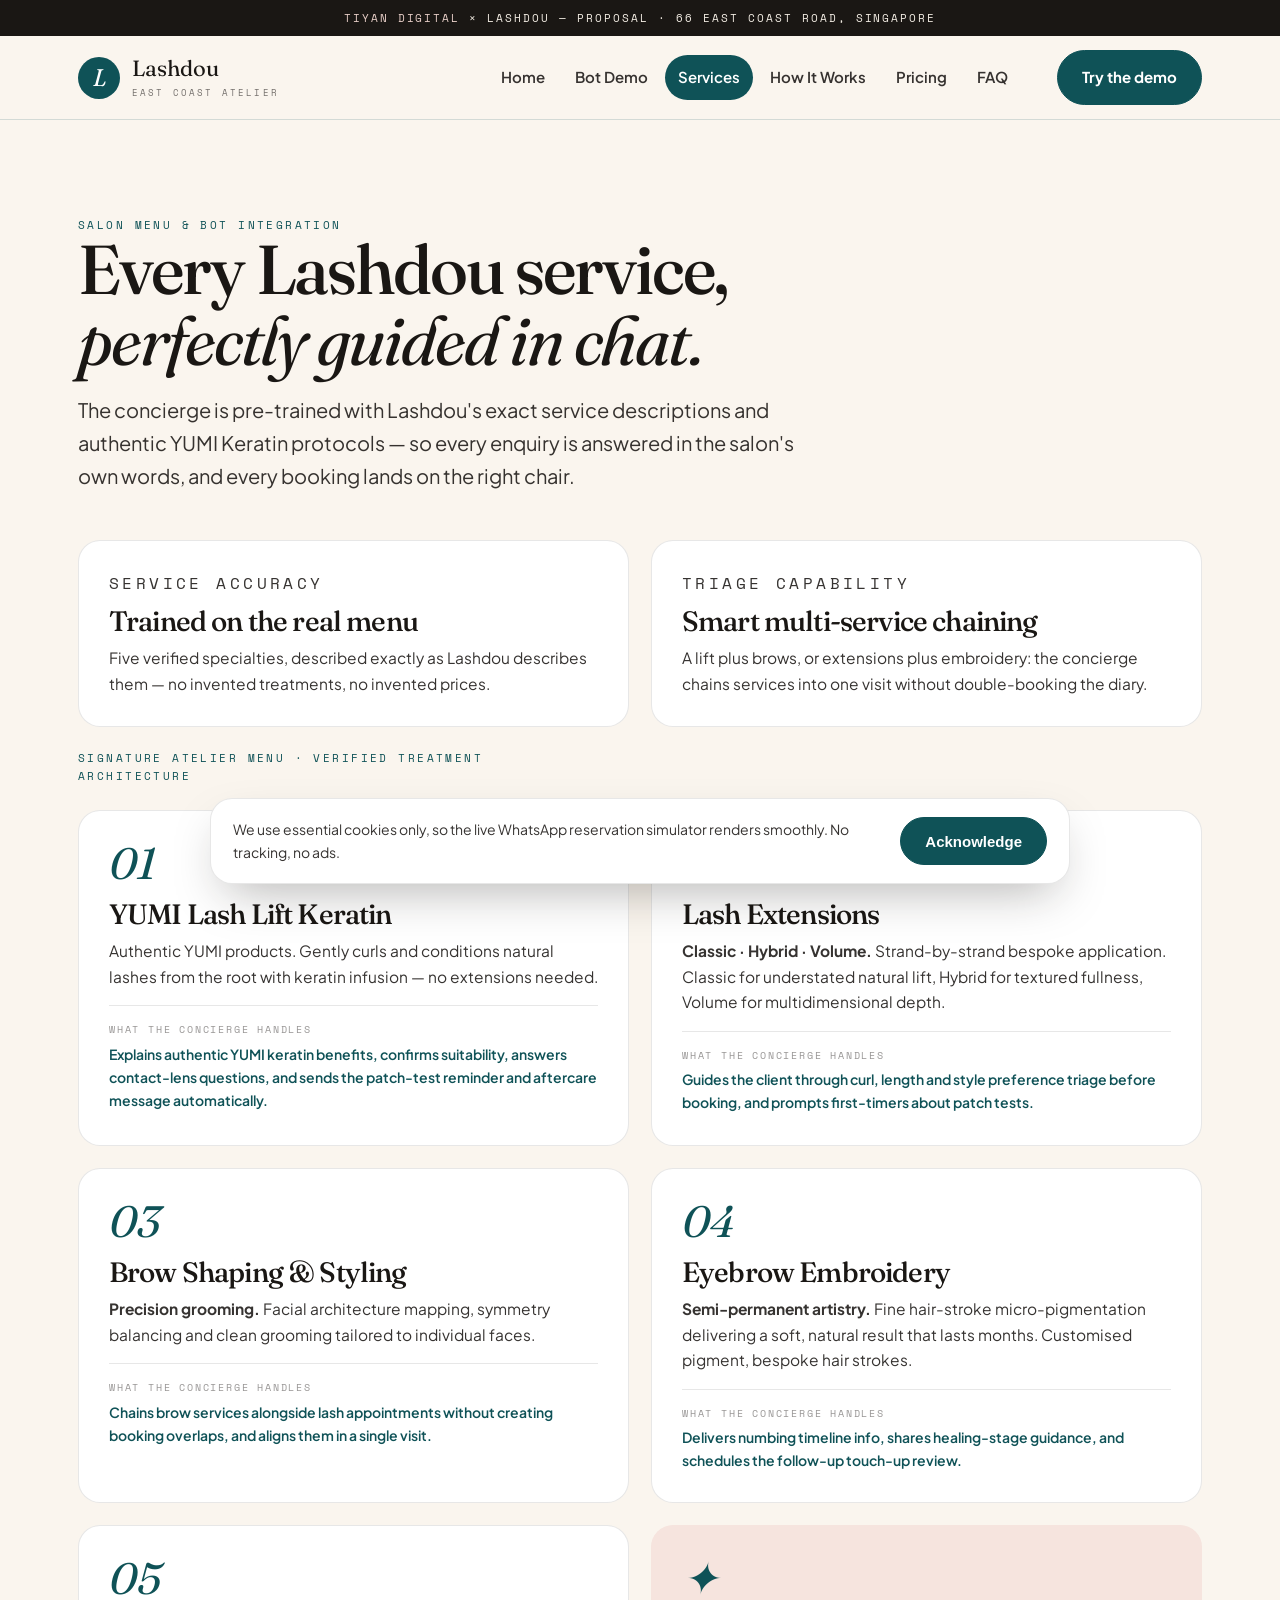
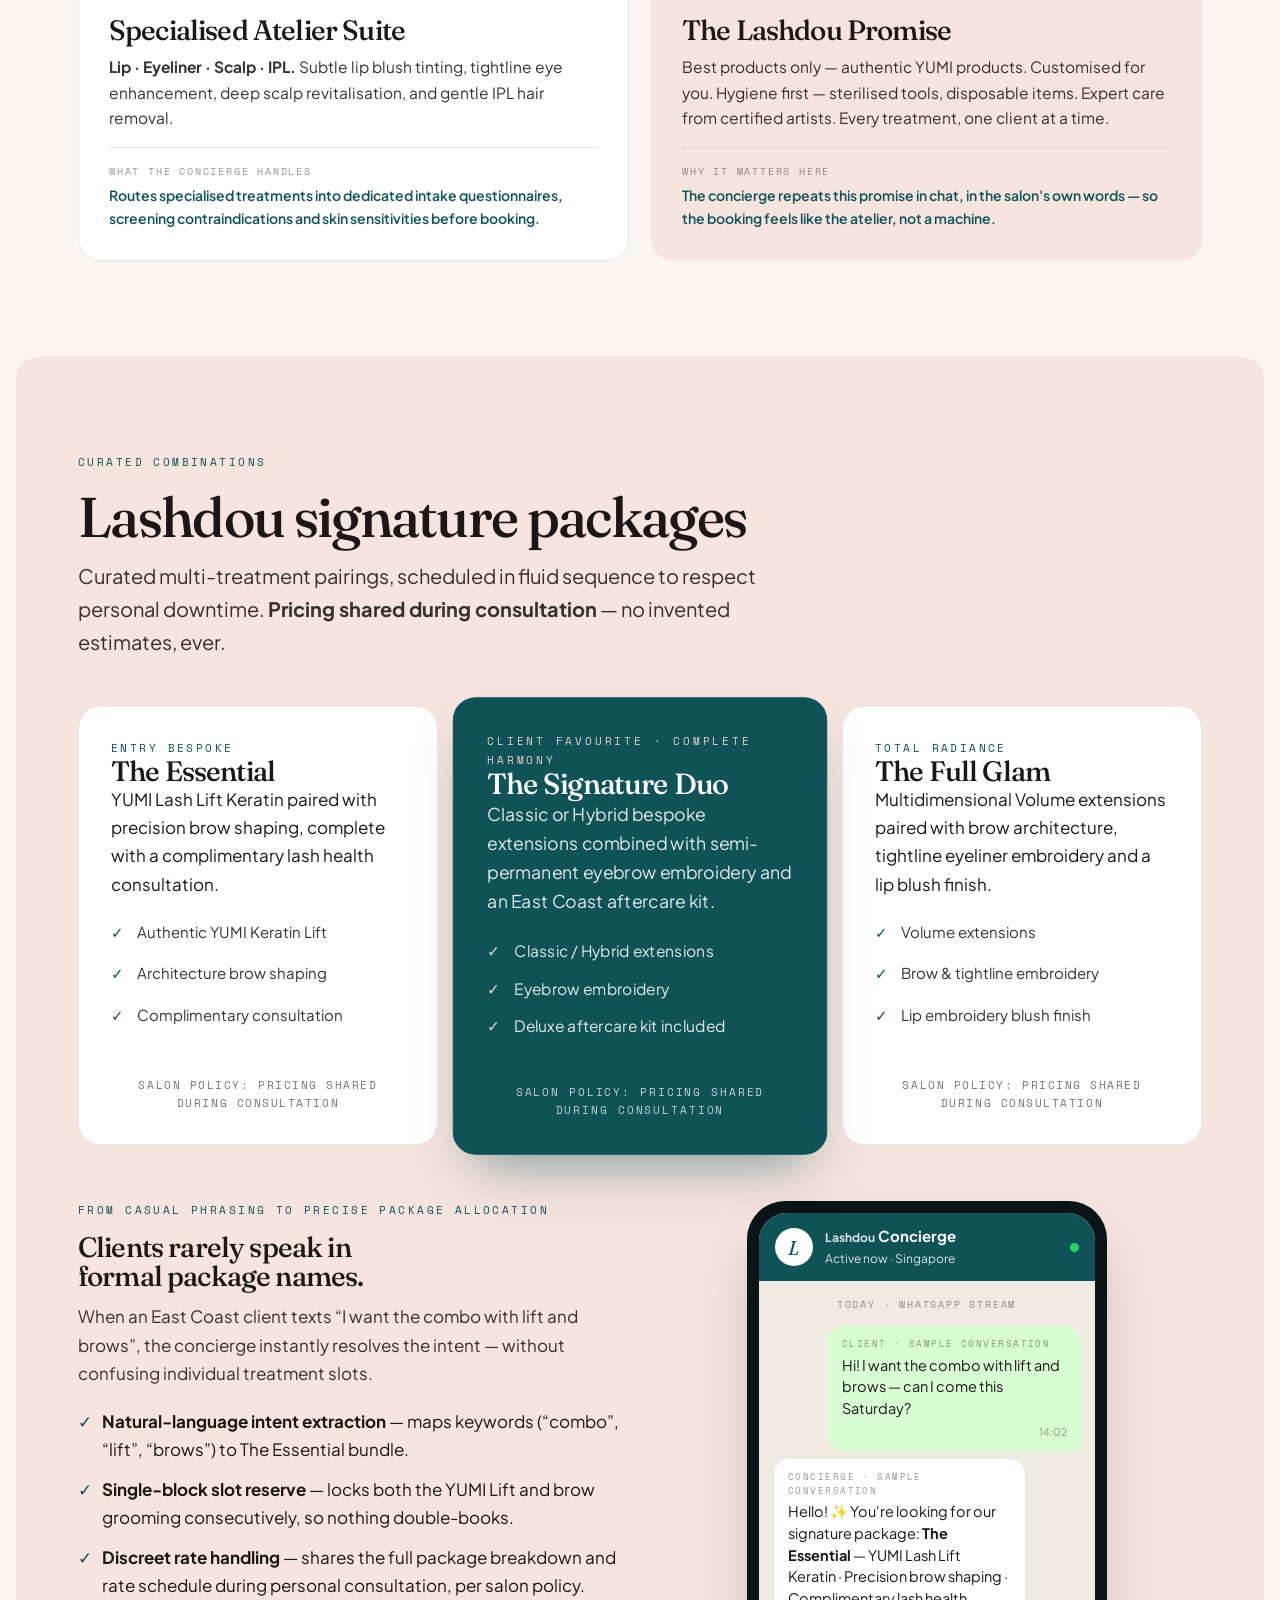
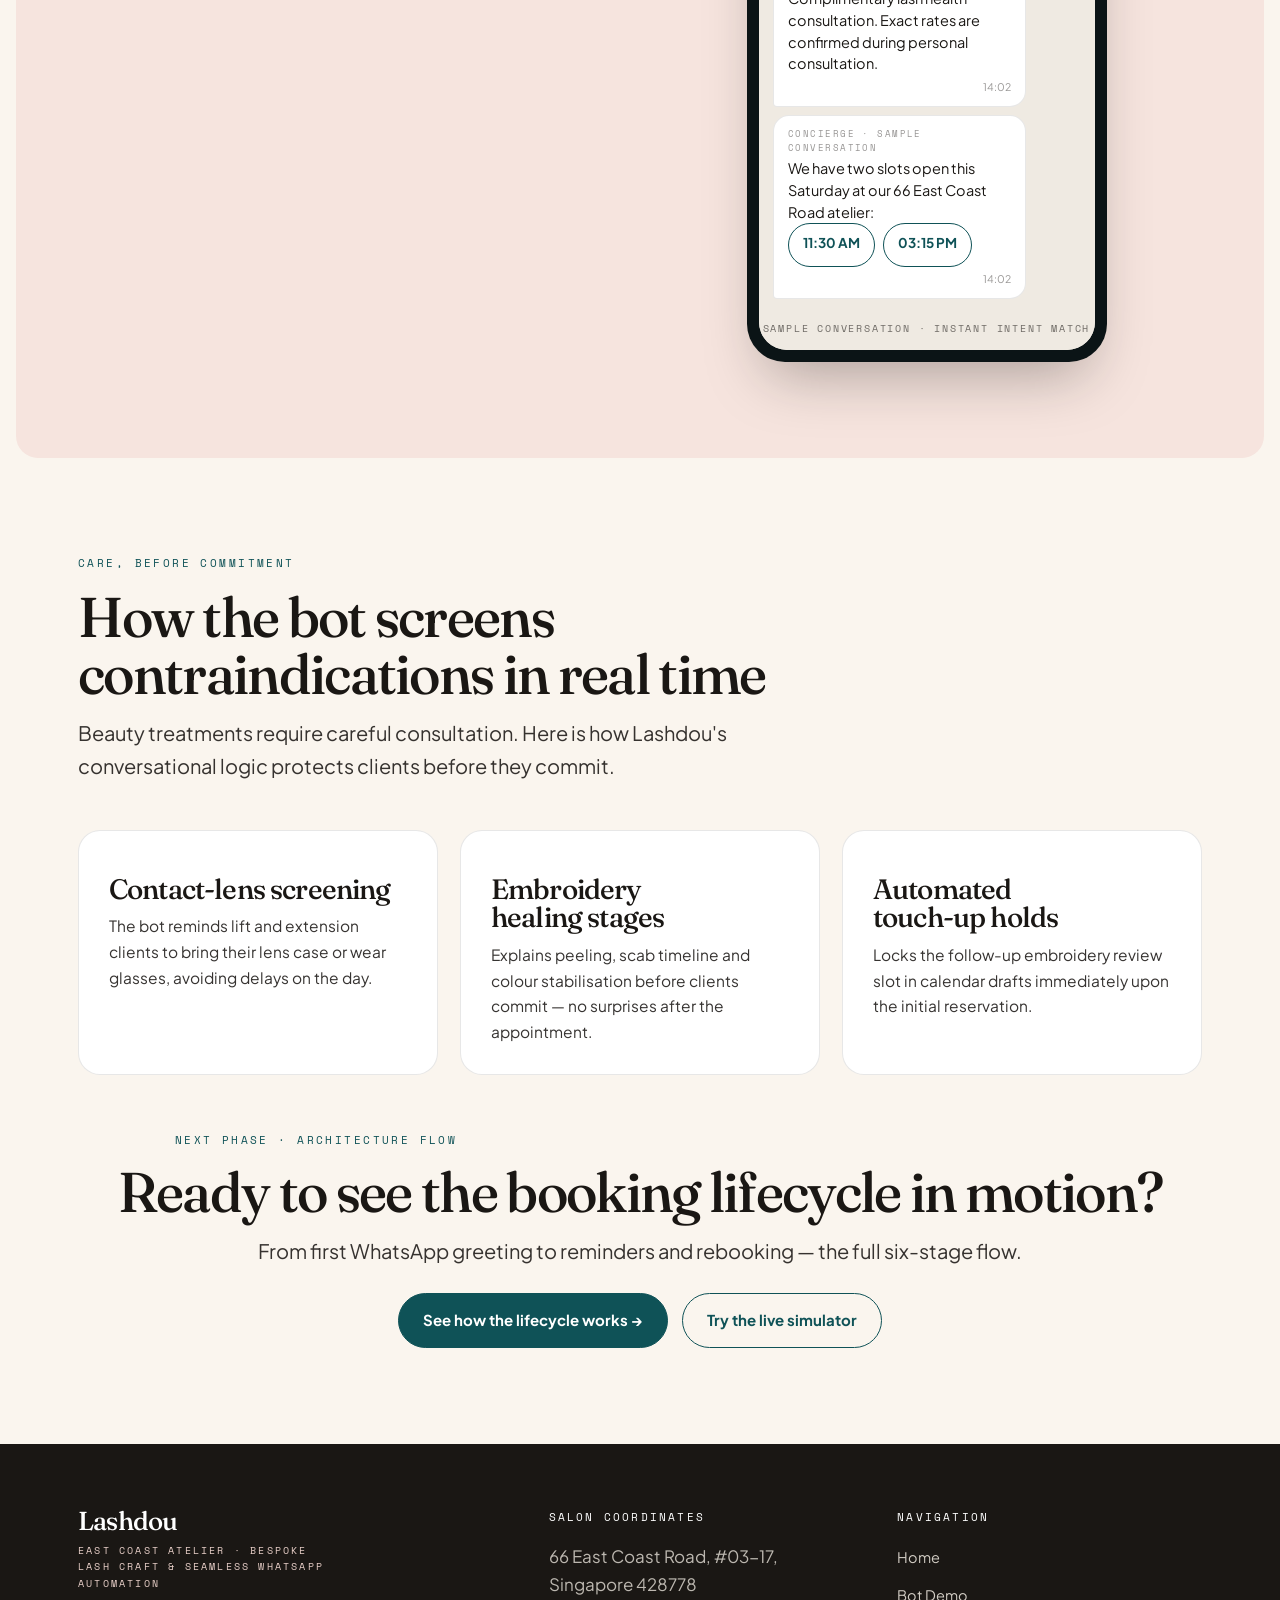
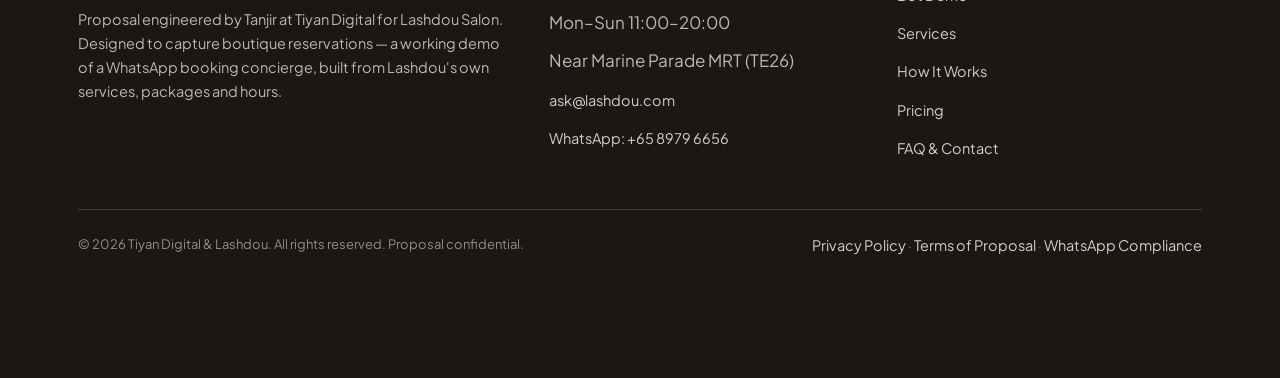
<file: servicios.html>
<!DOCTYPE html>
<html lang="en-SG">
<head>
<meta charset="utf-8">
<meta name="viewport" content="width=device-width, initial-scale=1">
<title>Services &amp; Packages — Lashdou WhatsApp Concierge | Tiyan Digital</title>
<meta name="description" content="Every Lashdou service, perfectly guided in chat: YUMI Lash Lift Keratin, Classic, Hybrid and Volume extensions, brows, embroidery, lip, eyeliner, scalp and IPL — plus the three signature packages.">
<link rel="preconnect" href="https://fonts.googleapis.com">
<link rel="preconnect" href="https://fonts.gstatic.com" crossorigin>
<link href="https://fonts.googleapis.com/css2?family=Fraunces:ital,opsz,wght@0,9..144,400;0,9..144,500;1,9..144,400;1,9..144,500&family=Plus+Jakarta+Sans:wght@400;600;700&family=Space+Mono:wght@400&display=swap" rel="stylesheet">
<link rel="stylesheet" href="styles.css">
<link rel="icon" href="data:image/svg+xml,<svg xmlns='http://www.w3.org/2000/svg' viewBox='0 0 100 100'><circle cx='50' cy='50' r='48' fill='%230F5257'/><text x='50' y='68' font-size='58' text-anchor='middle' fill='white' font-family='Georgia' font-style='italic'>L</text></svg>">
</head>
<body>
<a class="skip-link" href="#main">Skip to content</a>
<div class="topbar"><b>Tiyan Digital</b> × <span data-biz>Lashdou</span> — Proposal · 66 East Coast Road, Singapore</div>
<header class="site">
  <div class="nav">
    <a class="brand" href="index.html"><span class="mark">L</span><span><span class="name" data-biz>Lashdou</span><span class="sub">East Coast Atelier</span></span></a>
    <button class="menu-toggle" type="button" aria-expanded="false" aria-controls="main-nav">MENU</button>
    <nav class="main" id="main-nav" aria-label="Main">
      <a href="index.html">Home</a>
      <a href="bot-demo.html">Bot Demo</a>
      <a href="servicios.html" aria-current="page">Services</a>
      <a href="como-funciona.html">How It Works</a>
      <a href="precios.html">Pricing</a>
      <a href="faq.html">FAQ</a>
    </nav>
    <a class="btn nav-cta" href="bot-demo.html">Try the demo</a>
  </div>
</header>

<main id="main">
  <section>
    <div class="wrap">
      <div class="section-head">
        <p class="kicker">Salon menu &amp; bot integration</p>
        <h1 style="font-size:clamp(38px,5.4vw,72px)">Every <span data-biz>Lashdou</span> service, <em>perfectly guided in chat.</em></h1>
        <p class="lede" style="margin-top:18px">The concierge is pre-trained with <span data-biz>Lashdou</span>'s exact service descriptions and authentic YUMI Keratin protocols — so every enquiry is answered in the salon's own words, and every booking lands on the right chair.</p>
      </div>

      <div class="grid-2" style="margin-bottom:22px">
        <div class="card"><p class="kicker">Service accuracy</p><h3 style="margin-top:10px">Trained on the real menu</h3><p>Five verified specialties, described exactly as <span data-biz>Lashdou</span> describes them — no invented treatments, no invented prices.</p></div>
        <div class="card"><p class="kicker">Triage capability</p><h3 style="margin-top:10px">Smart multi-service chaining</h3><p>A lift plus brows, or extensions plus embroidery: the concierge chains services into one visit without double-booking the diary.</p></div>
      </div>

      <p class="kicker" style="margin-bottom:24px">Signature atelier menu · Verified treatment architecture</p>
      <div class="grid-2">
        <div class="card">
          <span class="num">01</span>
          <h3>YUMI Lash Lift Keratin</h3>
          <p>Authentic YUMI products. Gently curls and conditions natural lashes from the root with keratin infusion — no extensions needed.</p>
          <p class="bot-win"><b>What the concierge handles</b>Explains authentic YUMI keratin benefits, confirms suitability, answers contact-lens questions, and sends the patch-test reminder and aftercare message automatically.</p>
        </div>
        <div class="card">
          <span class="num">02</span>
          <h3>Lash Extensions</h3>
          <p><b>Classic · Hybrid · Volume.</b> Strand-by-strand bespoke application. Classic for understated natural lift, Hybrid for textured fullness, Volume for multidimensional depth.</p>
          <p class="bot-win"><b>What the concierge handles</b>Guides the client through curl, length and style preference triage before booking, and prompts first-timers about patch tests.</p>
        </div>
        <div class="card">
          <span class="num">03</span>
          <h3>Brow Shaping &amp; Styling</h3>
          <p><b>Precision grooming.</b> Facial architecture mapping, symmetry balancing and clean grooming tailored to individual faces.</p>
          <p class="bot-win"><b>What the concierge handles</b>Chains brow services alongside lash appointments without creating booking overlaps, and aligns them in a single visit.</p>
        </div>
        <div class="card">
          <span class="num">04</span>
          <h3>Eyebrow Embroidery</h3>
          <p><b>Semi-permanent artistry.</b> Fine hair-stroke micro-pigmentation delivering a soft, natural result that lasts months. Customised pigment, bespoke hair strokes.</p>
          <p class="bot-win"><b>What the concierge handles</b>Delivers numbing timeline info, shares healing-stage guidance, and schedules the follow-up touch-up review.</p>
        </div>
        <div class="card">
          <span class="num">05</span>
          <h3>Specialised Atelier Suite</h3>
          <p><b>Lip · Eyeliner · Scalp · IPL.</b> Subtle lip blush tinting, tightline eye enhancement, deep scalp revitalisation, and gentle IPL hair removal.</p>
          <p class="bot-win"><b>What the concierge handles</b>Routes specialised treatments into dedicated intake questionnaires, screening contraindications and skin sensitivities before booking.</p>
        </div>
        <div class="card" style="background:var(--blush-soft);border-color:transparent">
          <span class="num">✦</span>
          <h3>The <span data-biz>Lashdou</span> Promise</h3>
          <p>Best products only — authentic YUMI products. Customised for you. Hygiene first — sterilised tools, disposable items. Expert care from certified artists. Every treatment, one client at a time.</p>
          <p class="bot-win"><b>Why it matters here</b>The concierge repeats this promise in chat, in the salon's own words — so the booking feels like the atelier, not a machine.</p>
        </div>
      </div>
    </div>
  </section>

  <!-- PACKAGES -->
  <section class="blush-band" style="margin:0 16px;border-radius:22px">
    <div class="wrap">
      <div class="section-head">
        <p class="kicker">Curated combinations</p>
        <h2><span data-biz>Lashdou</span> signature packages</h2>
        <p class="lede">Curated multi-treatment pairings, scheduled in fluid sequence to respect personal downtime. <b>Pricing shared during consultation</b> — no invented estimates, ever.</p>
      </div>
      <div class="tiers">
        <div class="tier">
          <p class="kicker">Entry bespoke</p>
          <h3>The Essential</h3>
          <p>YUMI Lash Lift Keratin paired with precision brow shaping, complete with a complimentary lash health consultation.</p>
          <ul>
            <li>Authentic YUMI Keratin Lift</li>
            <li>Architecture brow shaping</li>
            <li>Complimentary consultation</li>
          </ul>
          <p class="timeline">Salon policy: pricing shared during consultation</p>
        </div>
        <div class="tier featured">
          <p class="kicker">Client favourite · Complete harmony</p>
          <h3>The Signature Duo</h3>
          <p>Classic or Hybrid bespoke extensions combined with semi-permanent eyebrow embroidery and an East Coast aftercare kit.</p>
          <ul>
            <li>Classic / Hybrid extensions</li>
            <li>Eyebrow embroidery</li>
            <li>Deluxe aftercare kit included</li>
          </ul>
          <p class="timeline">Salon policy: pricing shared during consultation</p>
        </div>
        <div class="tier">
          <p class="kicker">Total radiance</p>
          <h3>The Full Glam</h3>
          <p>Multidimensional Volume extensions paired with brow architecture, tightline eyeliner embroidery and a lip blush finish.</p>
          <ul>
            <li>Volume extensions</li>
            <li>Brow &amp; tightline embroidery</li>
            <li>Lip embroidery blush finish</li>
          </ul>
          <p class="timeline">Salon policy: pricing shared during consultation</p>
        </div>
      </div>

      <div style="height:56px"></div>
      <div class="grid-2" style="align-items:start">
        <div>
          <p class="kicker">From casual phrasing to precise package allocation</p>
          <h3 style="margin:14px 0 12px">Clients rarely speak in formal package names.</h3>
          <p style="color:var(--ink-88)">When an East Coast client texts “I want the combo with lift and brows”, the concierge instantly resolves the intent — without confusing individual treatment slots.</p>
          <ul style="list-style:none;display:grid;gap:12px;margin-top:20px">
            <li style="padding-left:24px;position:relative"><span style="position:absolute;left:0;color:var(--teal);font-weight:700">✓</span><b>Natural-language intent extraction</b> — maps keywords (“combo”, “lift”, “brows”) to The Essential bundle.</li>
            <li style="padding-left:24px;position:relative"><span style="position:absolute;left:0;color:var(--teal);font-weight:700">✓</span><b>Single-block slot reserve</b> — locks both the YUMI Lift and brow grooming consecutively, so nothing double-books.</li>
            <li style="padding-left:24px;position:relative"><span style="position:absolute;left:0;color:var(--teal);font-weight:700">✓</span><b>Discreet rate handling</b> — shares the full package breakdown and rate schedule during personal consultation, per salon policy.</li>
          </ul>
        </div>
        <div class="phone" style="max-width:360px">
          <div class="phone-inner">
            <div class="phone-head">
              <span class="avatar">L</span>
              <span class="who"><b><span data-biz>Lashdou</span> Concierge</b><span>Active now · Singapore</span></span>
              <span class="dot" aria-hidden="true"></span>
            </div>
            <div class="chat">
              <div class="chat-date">Today · WhatsApp stream</div>
              <div class="bubble client"><span class="tag">Client · Sample conversation</span>Hi! I want the combo with lift and brows — can I come this Saturday?<span class="time">14:02</span></div>
              <div class="bubble bot"><span class="tag">Concierge · Sample conversation</span>Hello! ✨ You're looking for our signature package: <b>The Essential</b> — YUMI Lash Lift Keratin · Precision brow shaping · Complimentary lash health consultation. Exact rates are confirmed during personal consultation.<span class="time">14:02</span></div>
              <div class="bubble bot"><span class="tag">Concierge · Sample conversation</span>We have two slots open this Saturday at our 66 East Coast Road atelier:<span class="slot-row"><span class="slot-btn">11:30 AM</span><span class="slot-btn">03:15 PM</span></span><span class="time">14:02</span></div>
            </div>
            <span class="sample-tag">Sample conversation · Instant intent match</span>
          </div>
        </div>
      </div>
    </div>
  </section>

  <!-- SCREENING -->
  <section>
    <div class="wrap">
      <div class="section-head">
        <p class="kicker">Care, before commitment</p>
        <h2>How the bot screens contraindications in real time</h2>
        <p class="lede">Beauty treatments require careful consultation. Here is how <span data-biz>Lashdou</span>'s conversational logic protects clients before they commit.</p>
      </div>
      <div class="grid-3">
        <div class="card"><h3>Contact-lens screening</h3><p>The bot reminds lift and extension clients to bring their lens case or wear glasses, avoiding delays on the day.</p></div>
        <div class="card"><h3>Embroidery healing stages</h3><p>Explains peeling, scab timeline and colour stabilisation before clients commit — no surprises after the appointment.</p></div>
        <div class="card"><h3>Automated touch-up holds</h3><p>Locks the follow-up embroidery review slot in calendar drafts immediately upon the initial reservation.</p></div>
      </div>
      <div style="text-align:center;margin-top:56px">
        <p class="kicker" style="justify-content:center">Next phase · Architecture flow</p>
        <h2 style="margin:14px 0">Ready to see the booking lifecycle in motion?</h2>
        <p class="lede" style="margin:0 auto 26px">From first WhatsApp greeting to reminders and rebooking — the full six-stage flow.</p>
        <div class="hero-ctas" style="justify-content:center">
          <a class="btn" href="como-funciona.html">See how the lifecycle works →</a>
          <a class="btn ghost" href="bot-demo.html">Try the live simulator</a>
        </div>
      </div>
    </div>
  </section>
</main>

<footer class="site">
  <div class="wrap">
    <div class="foot-grid">
      <div>
        <h3><span data-biz>Lashdou</span></h3>
        <p class="tagline">East Coast Atelier · Bespoke Lash Craft &amp; Seamless WhatsApp Automation</p>
        <p>Proposal engineered by Tanjir at Tiyan Digital for <span data-biz>Lashdou</span> Salon. Designed to capture boutique reservations — a working demo of a WhatsApp booking concierge, built from <span data-biz>Lashdou</span>'s own services, packages and hours.</p>
      </div>
      <div>
        <p class="fh">Salon coordinates</p>
        <ul>
          <li>66 East Coast Road, #03-17,<br>Singapore 428778</li>
          <li>Mon–Sun 11:00–20:00</li>
          <li>Near Marine Parade MRT (TE26)</li>
          <li><a href="mailto:ask@lashdou.com">ask@lashdou.com</a></li>
          <li><a href="https://wa.me/6589796656">WhatsApp: +65 8979 6656</a></li>
        </ul>
      </div>
      <div>
        <p class="fh">Navigation</p>
        <ul>
          <li><a href="index.html">Home</a></li>
          <li><a href="bot-demo.html">Bot Demo</a></li>
          <li><a href="servicios.html">Services</a></li>
          <li><a href="como-funciona.html">How It Works</a></li>
          <li><a href="precios.html">Pricing</a></li>
          <li><a href="faq.html">FAQ &amp; Contact</a></li>
        </ul>
      </div>
    </div>
    <div class="foot-base">
      <span>© 2026 Tiyan Digital &amp; <span data-biz>Lashdou</span>. All rights reserved. Proposal confidential.</span>
      <span><a href="privacy.html">Privacy Policy</a> · <a href="terms.html">Terms of Proposal</a> · <a href="privacy.html#whatsapp">WhatsApp Compliance</a></span>
    </div>
  </div>
</footer>

<nav class="tabbar" aria-label="Mobile">
  <a href="index.html">Overview</a>
  <a href="bot-demo.html">Concierge</a>
  <a href="servicios.html" aria-current="page">Treatments</a>
  <a href="faq.html">Location</a>
</nav>

<div class="cookie" role="region" aria-label="Cookie notice">
  <p>We use essential cookies only, so the live WhatsApp reservation simulator renders smoothly. No tracking, no ads.</p>
  <button class="btn" type="button">Acknowledge</button>
</div>

<script src="script.js"></script>
</body>
</html>
</file>
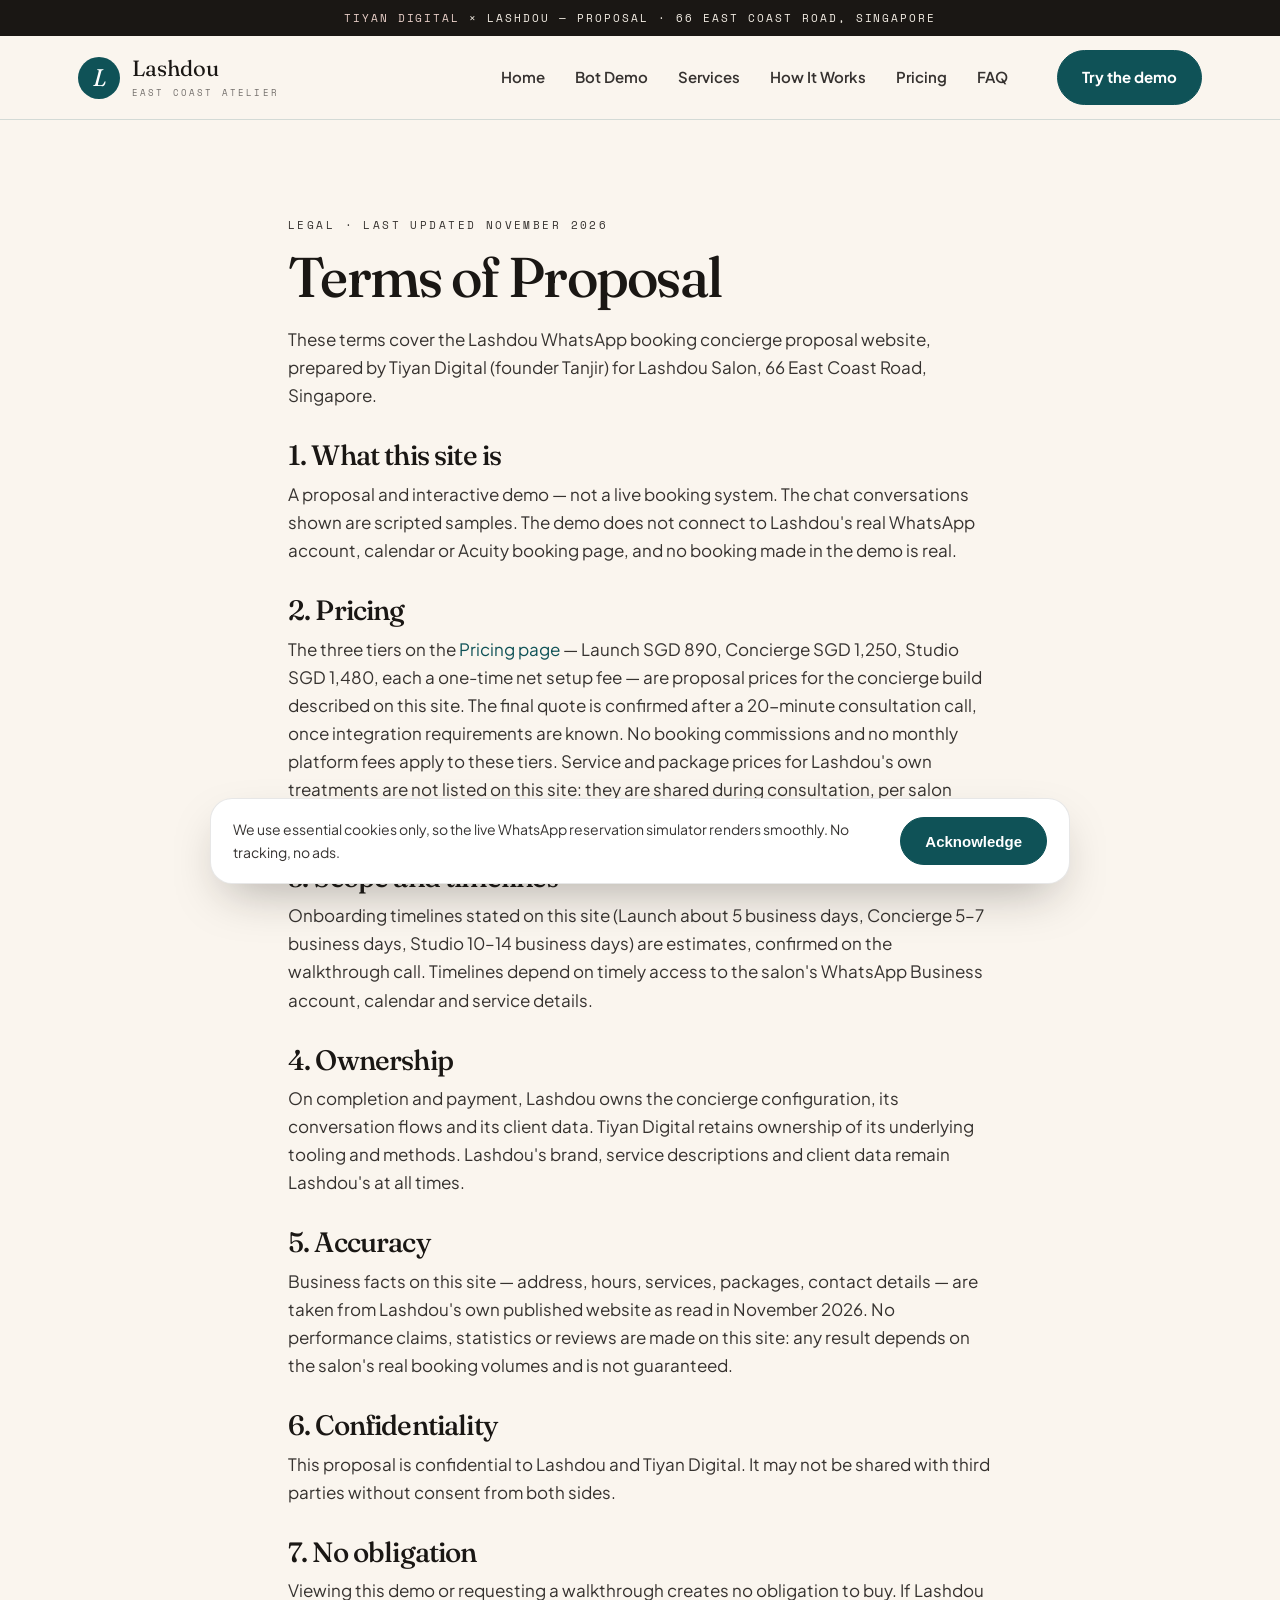
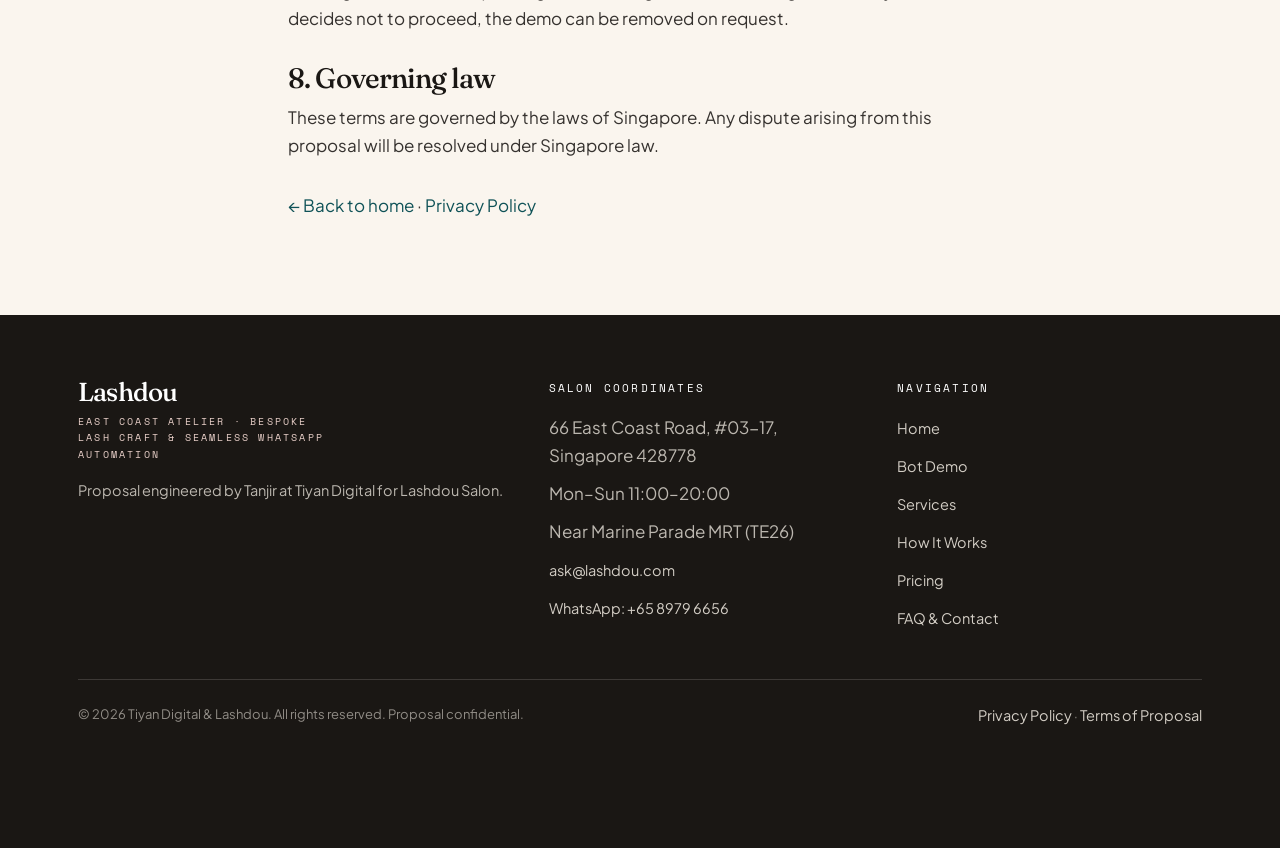
<file: terms.html>
<!DOCTYPE html>
<html lang="en-SG">
<head>
<meta charset="utf-8">
<meta name="viewport" content="width=device-width, initial-scale=1">
<title>Terms of Proposal — Lashdou × Tiyan Digital</title>
<meta name="description" content="Terms of the Lashdou WhatsApp booking concierge proposal by Tiyan Digital: what the demo is, what the prices cover, and how the final quote is confirmed.">
<link rel="preconnect" href="https://fonts.googleapis.com">
<link rel="preconnect" href="https://fonts.gstatic.com" crossorigin>
<link href="https://fonts.googleapis.com/css2?family=Fraunces:ital,opsz,wght@0,9..144,400;0,9..144,500;1,9..144,400;1,9..144,500&family=Plus+Jakarta+Sans:wght@400;600;700&family=Space+Mono:wght@400&display=swap" rel="stylesheet">
<link rel="stylesheet" href="styles.css">
<link rel="icon" href="data:image/svg+xml,<svg xmlns='http://www.w3.org/2000/svg' viewBox='0 0 100 100'><circle cx='50' cy='50' r='48' fill='%230F5257'/><text x='50' y='68' font-size='58' text-anchor='middle' fill='white' font-family='Georgia' font-style='italic'>L</text></svg>">
</head>
<body>
<a class="skip-link" href="#main">Skip to content</a>
<div class="topbar"><b>Tiyan Digital</b> × <span data-biz>Lashdou</span> — Proposal · 66 East Coast Road, Singapore</div>
<header class="site">
  <div class="nav">
    <a class="brand" href="index.html"><span class="mark">L</span><span><span class="name" data-biz>Lashdou</span><span class="sub">East Coast Atelier</span></span></a>
    <button class="menu-toggle" type="button" aria-expanded="false" aria-controls="main-nav">MENU</button>
    <nav class="main" id="main-nav" aria-label="Main">
      <a href="index.html">Home</a>
      <a href="bot-demo.html">Bot Demo</a>
      <a href="servicios.html">Services</a>
      <a href="como-funciona.html">How It Works</a>
      <a href="precios.html">Pricing</a>
      <a href="faq.html">FAQ</a>
    </nav>
    <a class="btn nav-cta" href="bot-demo.html">Try the demo</a>
  </div>
</header>

<main id="main">
  <section>
    <div class="wrap legal">
      <p class="kicker">Legal · Last updated November 2026</p>
      <h2>Terms of Proposal</h2>
      <p>These terms cover the <span data-biz>Lashdou</span> WhatsApp booking concierge proposal website, prepared by Tiyan Digital (founder Tanjir) for <span data-biz>Lashdou</span> Salon, 66 East Coast Road, Singapore.</p>

      <h3>1. What this site is</h3>
      <p>A proposal and interactive demo — not a live booking system. The chat conversations shown are scripted samples. The demo does not connect to <span data-biz>Lashdou</span>'s real WhatsApp account, calendar or Acuity booking page, and no booking made in the demo is real.</p>

      <h3>2. Pricing</h3>
      <p>The three tiers on the <a href="precios.html">Pricing page</a> — Launch SGD 890, Concierge SGD 1,250, Studio SGD 1,480, each a one-time net setup fee — are proposal prices for the concierge build described on this site. The final quote is confirmed after a 20-minute consultation call, once integration requirements are known. No booking commissions and no monthly platform fees apply to these tiers. Service and package prices for <span data-biz>Lashdou</span>'s own treatments are not listed on this site: they are shared during consultation, per salon policy.</p>

      <h3>3. Scope and timelines</h3>
      <p>Onboarding timelines stated on this site (Launch about 5 business days, Concierge 5–7 business days, Studio 10–14 business days) are estimates, confirmed on the walkthrough call. Timelines depend on timely access to the salon's WhatsApp Business account, calendar and service details.</p>

      <h3>4. Ownership</h3>
      <p>On completion and payment, <span data-biz>Lashdou</span> owns the concierge configuration, its conversation flows and its client data. Tiyan Digital retains ownership of its underlying tooling and methods. <span data-biz>Lashdou</span>'s brand, service descriptions and client data remain <span data-biz>Lashdou</span>'s at all times.</p>

      <h3>5. Accuracy</h3>
      <p>Business facts on this site — address, hours, services, packages, contact details — are taken from <span data-biz>Lashdou</span>'s own published website as read in November 2026. No performance claims, statistics or reviews are made on this site: any result depends on the salon's real booking volumes and is not guaranteed.</p>

      <h3>6. Confidentiality</h3>
      <p>This proposal is confidential to <span data-biz>Lashdou</span> and Tiyan Digital. It may not be shared with third parties without consent from both sides.</p>

      <h3>7. No obligation</h3>
      <p>Viewing this demo or requesting a walkthrough creates no obligation to buy. If <span data-biz>Lashdou</span> decides not to proceed, the demo can be removed on request.</p>

      <h3>8. Governing law</h3>
      <p>These terms are governed by the laws of Singapore. Any dispute arising from this proposal will be resolved under Singapore law.</p>

      <p style="margin-top:32px"><a href="index.html">← Back to home</a> · <a href="privacy.html">Privacy Policy</a></p>
    </div>
  </section>
</main>

<footer class="site">
  <div class="wrap">
    <div class="foot-grid">
      <div>
        <h3><span data-biz>Lashdou</span></h3>
        <p class="tagline">East Coast Atelier · Bespoke Lash Craft &amp; Seamless WhatsApp Automation</p>
        <p>Proposal engineered by Tanjir at Tiyan Digital for <span data-biz>Lashdou</span> Salon.</p>
      </div>
      <div>
        <p class="fh">Salon coordinates</p>
        <ul>
          <li>66 East Coast Road, #03-17,<br>Singapore 428778</li>
          <li>Mon–Sun 11:00–20:00</li>
          <li>Near Marine Parade MRT (TE26)</li>
          <li><a href="mailto:ask@lashdou.com">ask@lashdou.com</a></li>
          <li><a href="https://wa.me/6589796656">WhatsApp: +65 8979 6656</a></li>
        </ul>
      </div>
      <div>
        <p class="fh">Navigation</p>
        <ul>
          <li><a href="index.html">Home</a></li>
          <li><a href="bot-demo.html">Bot Demo</a></li>
          <li><a href="servicios.html">Services</a></li>
          <li><a href="como-funciona.html">How It Works</a></li>
          <li><a href="precios.html">Pricing</a></li>
          <li><a href="faq.html">FAQ &amp; Contact</a></li>
        </ul>
      </div>
    </div>
    <div class="foot-base">
      <span>© 2026 Tiyan Digital &amp; <span data-biz>Lashdou</span>. All rights reserved. Proposal confidential.</span>
      <span><a href="privacy.html">Privacy Policy</a> · <a href="terms.html">Terms of Proposal</a></span>
    </div>
  </div>
</footer>

<nav class="tabbar" aria-label="Mobile">
  <a href="index.html">Overview</a>
  <a href="bot-demo.html">Concierge</a>
  <a href="servicios.html">Treatments</a>
  <a href="faq.html">Location</a>
</nav>

<div class="cookie" role="region" aria-label="Cookie notice">
  <p>We use essential cookies only, so the live WhatsApp reservation simulator renders smoothly. No tracking, no ads.</p>
  <button class="btn" type="button">Acknowledge</button>
</div>

<script src="script.js"></script>
</body>
</html>
</file>
<file: styles.css>
/* Lashdou × Tiyan Digital — "East Coast Porcelain"
   Tokens: porcelain #FAF5EE / white cards / blush #E8CFC8 / ink #1A1714 /
   marine teal #0F5257 (interactive only) / WhatsApp green #25D366 (phone frame only).
   Type: Fraunces (display) / Plus Jakarta Sans (body) / Space Mono (micro-labels).
   Business name is ONE swappable constant: see script.js BUSINESS_NAME. */
:root{
  --canvas:#FAF5EE; --surface:#FFFFFF; --blush:#E8CFC8; --blush-soft:#F6E4DE;
  --ink:#1A1714; --ink-88:rgba(26,23,20,.88); --ink-60:rgba(26,23,20,.60);
  --ink-45:rgba(26,23,20,.45); --teal:#0F5257; --teal-deep:#084F54;
  --teal-ink:#FFFFFF; --wa:#25D366; --line:rgba(15,82,87,.16);
  --line-soft:rgba(26,23,20,.10); --radius:14px; --radius-lg:22px;
  --font-display:"Fraunces",Georgia,"Times New Roman",serif;
  --font-body:"Plus Jakarta Sans",system-ui,-apple-system,"Segoe UI",sans-serif;
  --font-mono:"Space Mono",ui-monospace,SFMono-Regular,Menlo,monospace;
  --ease:cubic-bezier(0.16,1,0.3,1);
}
*{box-sizing:border-box;margin:0;padding:0}
html{scroll-behavior:smooth}
body{background:var(--canvas);color:var(--ink);font-family:var(--font-body);
  font-size:17px;line-height:1.65;-webkit-font-smoothing:antialiased}
body::before{content:"";display:block;height:0}
::selection{background:var(--teal);color:#fff}
a{color:var(--teal);text-decoration:none}
a:hover{text-decoration:underline}
a:focus-visible,button:focus-visible,input:focus-visible,select:focus-visible,
textarea:focus-visible,summary:focus-visible{outline:3px solid var(--teal);
  outline-offset:2px;border-radius:4px}
img{max-width:100%;display:block}
h1,h2,h3{font-family:var(--font-display);font-weight:500;line-height:1.02;
  letter-spacing:-.03em;text-wrap:balance}
h1{font-size:clamp(44px,7.2vw,96px)}
h1 em,h2 em{font-style:italic;font-weight:400}
h2{font-size:clamp(32px,4.4vw,56px)}
h3{font-size:clamp(22px,2.6vw,28px)}
p{max-width:68ch}
.wrap{max-width:1180px;margin:0 auto;padding:0 28px}
.eyebrow{font-family:var(--font-mono);font-size:11px;letter-spacing:.22em;
  text-transform:uppercase;color:var(--ink-60);display:flex;align-items:center;gap:10px}
.eyebrow::before{content:"";width:26px;height:1px;background:var(--teal)}
.lede{font-size:clamp(17px,2vw,20px);color:var(--ink-88);max-width:56ch}
section{padding:96px 0}
section.tight{padding:64px 0}
.skip-link{position:absolute;left:-9999px;top:0;background:var(--teal);color:#fff;
  padding:10px 16px;z-index:200;border-radius:0 0 8px 0}
.skip-link:focus{left:0}

/* ---------- Top bar + nav ---------- */
.topbar{background:var(--ink);color:#F3EDE4;font-family:var(--font-mono);
  font-size:11px;letter-spacing:.18em;text-transform:uppercase;
  padding:9px 0;text-align:center}
.topbar b{color:var(--blush);font-weight:400}
header.site{position:sticky;top:0;z-index:100;background:rgba(250,245,238,.94);
  backdrop-filter:blur(10px);border-bottom:1px solid var(--line)}
.nav{display:flex;align-items:center;gap:28px;max-width:1180px;margin:0 auto;
  padding:14px 28px}
.brand{display:flex;align-items:center;gap:12px;color:var(--ink)}
.brand:hover{text-decoration:none}
.brand .mark{width:42px;height:42px;border-radius:50%;background:var(--teal);
  color:#fff;display:grid;place-items:center;font-family:var(--font-display);
  font-size:24px;font-style:italic;flex:none}
.brand .name{font-family:var(--font-display);font-size:22px;line-height:1}
.brand .sub{font-family:var(--font-mono);font-size:9px;letter-spacing:.24em;
  text-transform:uppercase;color:var(--ink-60);display:block;margin-top:3px}
nav.main{margin-left:auto;display:flex;gap:4px;align-items:center}
nav.main a{color:var(--ink-88);font-size:15px;font-weight:600;padding:10px 13px;
  border-radius:999px}
nav.main a:hover{color:var(--teal);text-decoration:none;background:rgba(15,82,87,.07)}
nav.main a[aria-current="page"]{color:#fff;background:var(--teal)}
.btn{display:inline-flex;align-items:center;gap:8px;background:var(--teal);
  color:#fff;font-weight:700;font-size:15px;padding:14px 24px;border-radius:999px;
  border:1px solid var(--teal);cursor:pointer;min-height:48px;transition:transform .2s var(--ease),background .2s}
.btn:hover{background:var(--teal-deep);text-decoration:none;transform:translateY(-1px)}
.btn:active{transform:scale(.97)}
.btn.ghost{background:transparent;color:var(--teal)}
.btn.ghost:hover{background:rgba(15,82,87,.08)}
.btn.light{background:#fff;color:var(--teal);border-color:#fff}
.btn.light:hover{background:var(--blush-soft)}
.btn.wa{background:var(--wa);border-color:var(--wa);color:#062b12}
.nav-cta{margin-left:8px}
.menu-toggle{display:none;margin-left:auto;background:none;border:1px solid var(--line);
  border-radius:10px;padding:10px 14px;font-family:var(--font-mono);font-size:12px;
  letter-spacing:.14em;color:var(--teal);cursor:pointer;min-height:44px}

/* ---------- Hero ---------- */
.hero{padding:72px 0 64px}
.hero-grid{display:grid;grid-template-columns:1.05fr .95fr;gap:56px;align-items:center}
.hero h1{margin:18px 0 20px}
.hero .lede{margin-bottom:28px}
.hero-ctas{display:flex;gap:14px;flex-wrap:wrap;align-items:center}
.hero-note{margin-top:18px;font-family:var(--font-mono);font-size:11px;
  letter-spacing:.16em;text-transform:uppercase;color:var(--ink-60)}
.hero-note b{color:var(--teal);font-weight:400}

/* ---------- Phone / chat mock ---------- */
.phone{width:min(380px,100%);margin:0 auto;background:#0B1416;border-radius:38px;
  padding:12px;box-shadow:0 30px 60px -20px rgba(26,23,20,.35)}
.phone-inner{background:#EFEAE2;border-radius:28px;overflow:hidden}
.phone-head{background:var(--teal);color:#fff;padding:14px 16px;display:flex;
  align-items:center;gap:12px}
.phone-head .avatar{width:38px;height:38px;border-radius:50%;background:#fff;
  color:var(--teal);display:grid;place-items:center;font-family:var(--font-display);
  font-style:italic;font-size:20px;flex:none}
.phone-head .who{line-height:1.25}
.phone-head .who b{font-size:15px;display:block}
.phone-head .who span{font-size:12px;opacity:.85}
.phone-head .dot{margin-left:auto;width:9px;height:9px;border-radius:50%;
  background:var(--wa);flex:none}
.chat{padding:16px 14px 12px;display:flex;flex-direction:column;gap:8px;min-height:340px}
.chat-date{text-align:center;font-family:var(--font-mono);font-size:10px;
  letter-spacing:.18em;text-transform:uppercase;color:var(--ink-45);margin-bottom:4px}
.bubble{max-width:82%;padding:11px 14px;border-radius:16px;font-size:14.5px;
  line-height:1.5;animation:pop .45s var(--ease) both}
.bubble.bot{background:#fff;border:1px solid var(--line-soft);border-bottom-left-radius:4px;
  align-self:flex-start}
.bubble.client{background:#D9FDD3;border-bottom-right-radius:4px;align-self:flex-end}
.bubble .tag{display:block;font-family:var(--font-mono);font-size:9px;
  letter-spacing:.16em;text-transform:uppercase;color:var(--ink-45);margin-bottom:4px}
.bubble .time{display:block;text-align:right;font-size:10.5px;color:var(--ink-45);margin-top:4px}
.slot-row{display:flex;flex-wrap:wrap;gap:8px}
.slot-btn{border:1.5px solid var(--teal);background:#fff;color:var(--teal);
  border-radius:999px;padding:9px 14px;font-weight:700;font-size:13.5px;cursor:pointer;
  min-height:44px;transition:all .2s var(--ease)}
.slot-btn:hover{background:var(--teal);color:#fff}
.slot-btn[aria-pressed="true"]{background:var(--teal);color:#fff}
.chat-input{display:flex;gap:8px;padding:10px 12px;background:#fff;
  border-top:1px solid var(--line-soft);align-items:center}
.chat-input span{flex:1;color:var(--ink-45);font-size:14px}
.chat-input .send{width:38px;height:38px;border-radius:50%;background:var(--wa);
  border:none;display:grid;place-items:center;cursor:pointer;font-size:16px}
.sample-tag{display:block;text-align:center;font-family:var(--font-mono);
  font-size:10px;letter-spacing:.18em;text-transform:uppercase;color:var(--ink-60);
  padding:10px 0 12px;background:#EFEAE2}
.typing{display:inline-flex;gap:4px;padding:4px 2px}
.typing i{width:7px;height:7px;border-radius:50%;background:var(--teal);
  animation:blink 1.1s infinite}
.typing i:nth-child(2){animation-delay:.18s}.typing i:nth-child(3){animation-delay:.36s}
@keyframes blink{0%,100%{opacity:.25;transform:translateY(0)}50%{opacity:1;transform:translateY(-3px)}}
@keyframes pop{from{opacity:0;transform:translateY(10px) scale(.98)}to{opacity:1;transform:none}}
@keyframes marquee{to{transform:translateX(-50%)}}

/* ---------- Marquee ---------- */
.marquee{background:var(--ink);color:#F3EDE4;overflow:hidden;padding:18px 0;
  border-top:1px solid var(--ink)}
.marquee-track{display:flex;gap:0;width:max-content;animation:marquee 32s linear infinite}
.marquee span{font-family:var(--font-display);font-style:italic;font-size:20px;
  padding:0 22px;white-space:nowrap}
.marquee i{color:var(--teal);font-style:normal}
.marquee .wa-dot{color:var(--wa)}

/* ---------- Cards / sections ---------- */
.section-head{max-width:720px;margin-bottom:48px}
.section-head h2{margin:16px 0 14px}
.kicker{font-family:var(--font-mono);font-size:11px;letter-spacing:.22em;
  text-transform:uppercase;color:var(--teal)}
.grid-3{display:grid;grid-template-columns:repeat(3,1fr);gap:22px}
.grid-2{display:grid;grid-template-columns:1fr 1fr;gap:22px}
.card{background:var(--surface);border:1px solid var(--line-soft);border-radius:var(--radius-lg);
  padding:30px;transition:transform .25s var(--ease),box-shadow .25s var(--ease)}
.card:hover{transform:translateY(-4px);box-shadow:0 18px 40px -18px rgba(26,23,20,.25)}
.card .num{font-family:var(--font-display);font-style:italic;font-size:44px;
  color:var(--teal);line-height:1}
.card h3{margin:14px 0 10px}
.card p{color:var(--ink-88);font-size:15.5px}
.card .bot-win{margin-top:16px;padding-top:16px;border-top:1px solid var(--line-soft);
  font-size:14px;color:var(--teal);font-weight:600}
.card .bot-win b{font-family:var(--font-mono);font-size:10px;letter-spacing:.18em;
  text-transform:uppercase;display:block;color:var(--ink-45);font-weight:400;margin-bottom:4px}
.blush-band{background:var(--blush-soft);border-radius:var(--radius-lg)}
.quote{border-left:3px solid var(--teal);padding:6px 0 6px 22px;margin:22px 0;
  font-family:var(--font-display);font-style:italic;font-size:clamp(20px,2.4vw,26px);
  line-height:1.35}
.quote cite{display:block;font-family:var(--font-mono);font-style:normal;
  font-size:11px;letter-spacing:.18em;text-transform:uppercase;color:var(--ink-60);margin-top:10px}
.pain-list{display:grid;grid-template-columns:repeat(3,1fr);gap:22px;margin-top:36px}
.pain-card{background:var(--surface);border:1px solid var(--line-soft);
  border-radius:var(--radius-lg);padding:26px}
.pain-card h3{font-size:21px;margin-bottom:8px}
.pain-card .flag{font-family:var(--font-mono);font-size:10px;letter-spacing:.18em;
  text-transform:uppercase;color:#9A4A3A;margin-bottom:10px;display:block}
.pain-card p{font-size:15px;color:var(--ink-88)}

/* ---------- Steps / beats ---------- */
.beats{display:grid;grid-template-columns:repeat(3,1fr);gap:22px;counter-reset:beat}
.beat{position:relative;padding:30px;background:var(--surface);
  border:1px solid var(--line-soft);border-radius:var(--radius-lg)}
.beat .step{font-family:var(--font-display);font-style:italic;font-size:52px;color:var(--teal)}
.beat h3{margin:10px 0 8px}
.beat p{font-size:15.5px;color:var(--ink-88)}

/* ---------- Pricing ---------- */
.tiers{display:grid;grid-template-columns:repeat(3,1fr);gap:22px;align-items:stretch}
.tier{background:var(--surface);border:1px solid var(--line-soft);
  border-radius:var(--radius-lg);padding:32px;display:flex;flex-direction:column}
.tier.featured{background:var(--teal);color:#fff;border-color:var(--teal);
  transform:scale(1.04);box-shadow:0 28px 50px -20px rgba(15,82,87,.5)}
.tier.featured .kicker{color:var(--blush)}
.tier.featured p,.tier.featured li{color:rgba(255,255,255,.88)}
.tier .price{font-family:var(--font-display);font-size:46px;line-height:1;margin:14px 0 4px}
.tier .price small{font-size:16px;font-family:var(--font-body);font-weight:600}
.tier .per{font-family:var(--font-mono);font-size:11px;letter-spacing:.16em;
  text-transform:uppercase;color:var(--ink-60)}
.tier.featured .per{color:rgba(255,255,255,.7)}
.tier ul{list-style:none;margin:22px 0 26px;display:grid;gap:11px;flex:1}
.tier li{font-size:15px;padding-left:26px;position:relative;color:var(--ink-88)}
.tier li::before{content:"✓";position:absolute;left:0;color:var(--teal);font-weight:700}
.tier.featured li::before{color:var(--blush)}
.tier .btn{justify-content:center}
.tier .timeline{margin-top:16px;font-family:var(--font-mono);font-size:11px;
  letter-spacing:.14em;text-transform:uppercase;color:var(--ink-60);text-align:center}
.tier.featured .timeline{color:rgba(255,255,255,.75)}
.compare{width:100%;border-collapse:collapse;background:var(--surface);
  border-radius:var(--radius-lg);overflow:hidden;font-size:15px}
.compare th,.compare td{padding:14px 16px;text-align:left;border-bottom:1px solid var(--line-soft)}
.compare th{font-family:var(--font-mono);font-size:11px;letter-spacing:.16em;
  text-transform:uppercase;color:var(--ink-60)}
.compare tr:last-child td{border-bottom:none}
.compare td:first-child{font-weight:600}
.compare .yes{color:var(--teal);font-weight:700}
.compare .no{color:var(--ink-45)}
.table-scroll{overflow-x:auto;border:1px solid var(--line-soft);border-radius:var(--radius-lg)}

/* ---------- Timeline (How it works) ---------- */
.timeline-wrap{position:relative;max-width:860px;margin:0 auto}
.timeline-wrap::before{content:"";position:absolute;left:23px;top:8px;bottom:8px;
  width:2px;background:var(--line)}
.stage{position:relative;padding:0 0 44px 72px}
.stage:last-child{padding-bottom:0}
.stage .pin{position:absolute;left:0;top:0;width:48px;height:48px;border-radius:50%;
  background:var(--teal);color:#fff;display:grid;place-items:center;
  font-family:var(--font-display);font-style:italic;font-size:20px}
.stage .stage-tag{font-family:var(--font-mono);font-size:11px;letter-spacing:.2em;
  text-transform:uppercase;color:var(--teal)}
.stage h3{margin:8px 0 10px}
.stage p{color:var(--ink-88)}
.stage .mech{margin-top:14px;background:var(--surface);border:1px solid var(--line-soft);
  border-radius:var(--radius);padding:18px 20px;font-size:14.5px}
.stage .mech b{font-family:var(--font-mono);font-size:10px;letter-spacing:.18em;
  text-transform:uppercase;color:var(--ink-60);display:block;margin-bottom:6px;font-weight:400}
.mini-chat{background:#EFEAE2;border-radius:var(--radius);padding:16px;margin-top:14px;
  display:flex;flex-direction:column;gap:8px}
.mini-chat .bubble{font-size:14px}
.contrast{display:grid;grid-template-columns:1fr 1fr;gap:22px}
.contrast .col{border-radius:var(--radius-lg);padding:30px}
.contrast .today{background:#fff;border:1px solid var(--line-soft)}
.contrast .with-bot{background:var(--teal);color:#fff}
.contrast .with-bot h3{color:#fff}
.contrast ul{list-style:none;display:grid;gap:12px;margin-top:16px}
.contrast li{font-size:15.5px;padding-left:24px;position:relative}
.contrast .today li::before{content:"—";position:absolute;left:0;color:#9A4A3A}
.contrast .with-bot li{color:rgba(255,255,255,.9)}
.contrast .with-bot li::before{content:"✓";position:absolute;left:0;color:var(--blush)}

/* ---------- Scenario buttons / demo ---------- */
.scenarios{display:flex;gap:10px;flex-wrap:wrap;margin-bottom:26px}
.scenario-btn{border:1.5px solid var(--teal);background:transparent;color:var(--teal);
  border-radius:999px;padding:11px 18px;font-weight:700;font-size:14px;cursor:pointer;
  min-height:48px;transition:all .2s var(--ease)}
.scenario-btn:hover{background:rgba(15,82,87,.08)}
.scenario-btn[aria-pressed="true"]{background:var(--teal);color:#fff}
.demo-layout{display:grid;grid-template-columns:.9fr 1.1fr;gap:56px;align-items:start}
.demo-copy h1{font-size:clamp(38px,5vw,64px)}
.feature-list{display:grid;gap:18px;margin-top:32px}
.feature-list .f{display:flex;gap:16px}
.feature-list .f .n{font-family:var(--font-display);font-style:italic;font-size:26px;
  color:var(--teal);flex:none;width:34px}
.feature-list .f h3{font-size:19px;margin-bottom:4px}
.feature-list .f p{font-size:15px;color:var(--ink-88)}

/* ---------- FAQ ---------- */
.faq-list{max-width:820px;margin:0 auto}
.faq-item{background:var(--surface);border:1px solid var(--line-soft);
  border-radius:var(--radius-lg);margin-bottom:14px;overflow:hidden}
.faq-item summary{cursor:pointer;list-style:none;padding:24px 28px;display:flex;
  gap:16px;align-items:baseline;font-family:var(--font-display);font-size:21px;
  line-height:1.3;min-height:44px}
.faq-item summary::-webkit-details-marker{display:none}
.faq-item summary .qnum{font-style:italic;color:var(--teal);flex:none}
.faq-item summary::after{content:"+";margin-left:auto;color:var(--teal);
  font-family:var(--font-body);font-weight:700;font-size:26px;line-height:1}
.faq-item[open ] summary::after{content:"–"}
.faq-item .answer{padding:0 28px 26px 60px;color:var(--ink-88);font-size:16px}
.faq-item .answer .quote{font-size:19px;margin:14px 0 0}

/* ---------- Forms ---------- */
.form-card{background:var(--surface);border:1px solid var(--line-soft);
  border-radius:var(--radius-lg);padding:34px}
.form-card label{display:block;font-family:var(--font-mono);font-size:11px;
  letter-spacing:.16em;text-transform:uppercase;color:var(--ink-60);margin:0 0 8px}
.form-card input,.form-card select,.form-card textarea{width:100%;padding:14px 16px;
  border:1.5px solid var(--line-soft);border-radius:12px;font:inherit;font-size:16px;
  background:var(--canvas);color:var(--ink);margin-bottom:20px}
.form-card input:focus,.form-card select:focus,.form-card textarea:focus{
  border-color:var(--teal);outline:none;box-shadow:0 0 0 3px rgba(15,82,87,.15)}
.checkbox-row{display:flex;gap:12px;align-items:flex-start;margin-bottom:22px;
  font-size:14.5px;color:var(--ink-88)}
.checkbox-row input{width:20px;height:20px;flex:none;margin:2px 0 0;accent-color:var(--teal)}
.form-note{font-size:13.5px;color:var(--ink-60);margin-top:14px}
.contact-grid{display:grid;grid-template-columns:1.1fr .9fr;gap:56px;align-items:start}
.coords{display:grid;gap:14px;margin-top:28px}
.coords .c{background:var(--surface);border:1px solid var(--line-soft);
  border-radius:var(--radius);padding:18px 20px}
.coords .c b{font-family:var(--font-mono);font-size:10px;letter-spacing:.18em;
  text-transform:uppercase;color:var(--teal);display:block;margin-bottom:6px;font-weight:400}
.coords .c p{font-size:15.5px}

/* ---------- Closing / footer ---------- */
.closing{background:var(--ink);color:#F3EDE4;text-align:center;border-radius:0}
.closing h2{color:#fff}
.closing .lede{color:rgba(243,237,228,.8);margin:16px auto 30px}
.closing .checklist{display:flex;gap:26px;justify-content:center;flex-wrap:wrap;
  margin-top:26px;font-family:var(--font-mono);font-size:11px;letter-spacing:.14em;
  text-transform:uppercase;color:rgba(243,237,228,.7)}
.closing .checklist span::before{content:"✓ ";color:var(--wa)}
footer.site{background:var(--ink);color:rgba(243,237,228,.75);padding:64px 0 120px}
footer.site .foot-grid{display:grid;grid-template-columns:1.4fr 1fr 1fr;gap:44px}
footer.site h3{color:#fff;font-size:26px}
footer.site .tagline{font-family:var(--font-mono);font-size:10px;letter-spacing:.22em;
  text-transform:uppercase;color:var(--blush);margin:8px 0 16px}
footer.site p{font-size:14.5px;max-width:44ch}
footer.site .fh{font-family:var(--font-mono);font-size:11px;letter-spacing:.2em;
  text-transform:uppercase;color:#fff;margin-bottom:16px}
footer.site ul{list-style:none;display:grid;gap:10px}
footer.site a{color:rgba(243,237,228,.85);font-size:14.5px}
footer.site a:hover{color:#fff}
.foot-base{border-top:1px solid rgba(243,237,228,.16);margin-top:48px;padding-top:24px;
  display:flex;justify-content:space-between;gap:20px;flex-wrap:wrap;
  font-size:13px;color:rgba(243,237,228,.55)}
.foot-base a{color:rgba(243,237,228,.75)}

/* ---------- Mobile tab bar ---------- */
.tabbar{display:none;position:fixed;left:0;right:0;bottom:0;z-index:110;
  background:var(--ink);color:#F3EDE4;padding:6px 4px calc(6px + env(safe-area-inset-bottom));
  grid-template-columns:repeat(4,1fr)}
.tabbar a{color:rgba(243,237,228,.75);text-align:center;font-family:var(--font-mono);
  font-size:9.5px;letter-spacing:.12em;text-transform:uppercase;padding:10px 2px;
  border-radius:8px}
.tabbar a[aria-current="page"]{color:#fff;background:rgba(255,255,255,.12)}
.tabbar a:hover{text-decoration:none;color:#fff}

/* ---------- Cookie banner ---------- */
.cookie{position:fixed;left:16px;right:16px;bottom:16px;z-index:150;background:#fff;
  border:1px solid var(--line-soft);border-radius:var(--radius-lg);
  box-shadow:0 20px 50px -16px rgba(26,23,20,.35);padding:18px 22px;
  display:flex;gap:18px;align-items:center;max-width:860px;margin:0 auto}
.cookie p{font-size:14px;color:var(--ink-88);flex:1}
.cookie[hidden]{display:none}

/* ---------- Legal pages ---------- */
.legal{max-width:760px}
.legal h2{margin:14px 0 20px}
.legal h3{margin:32px 0 10px}
.legal p,.legal li{color:var(--ink-88)}
.legal ul{margin:0 0 16px 22px;display:grid;gap:8px}

/* ---------- Entrance motion ---------- */
@media (prefers-reduced-motion:no-preference){
  .reveal{opacity:0;transform:translateY(24px);animation:rise .8s var(--ease) forwards;
    animation-delay:var(--d,0s)}
  @keyframes rise{to{opacity:1;transform:none}}
}
@media (prefers-reduced-motion:reduce){
  *,*::before,*::after{animation-duration:.01ms!important;animation-iteration-count:1!important;
    transition-duration:.01ms!important}
  html{scroll-behavior:auto}
}

/* ---------- Responsive ---------- */
@media (max-width:960px){
  .hero-grid,.demo-layout,.contact-grid{grid-template-columns:1fr;gap:40px}
  .grid-3,.pain-list,.beats,.tiers{grid-template-columns:1fr}
  .tier.featured{transform:none}
  .grid-2,.contrast{grid-template-columns:1fr}
  nav.main{display:none;position:absolute;top:100%;left:0;right:0;background:var(--canvas);
    flex-direction:column;align-items:stretch;padding:12px 20px 18px;
    border-bottom:1px solid var(--line);box-shadow:0 20px 30px -18px rgba(26,23,20,.3)}
  nav.main.open{display:flex}
  nav.main a{padding:13px 10px}
  .menu-toggle{display:block}
  .nav-cta{display:none}
  footer.site .foot-grid{grid-template-columns:1fr;gap:32px}
  footer.site{padding-bottom:150px}
  .tabbar{display:grid}
  section{padding:64px 0}
}
@media (max-width:480px){
  body{font-size:16px}
  .wrap{padding:0 18px}
  .nav{padding:12px 18px}
  .hero{padding:48px 0}
  .phone{border-radius:30px}
  .card,.tier,.beat,.pain-card{padding:24px}
  .faq-item summary{padding:20px;font-size:19px}
  .faq-item .answer{padding:0 20px 22px 44px}
  .cookie{flex-direction:column;align-items:stretch;text-align:left}
  .stage{padding-left:62px}
  .timeline-wrap::before{left:19px}
  .stage .pin{width:40px;height:40px;font-size:17px}
}
</file>
